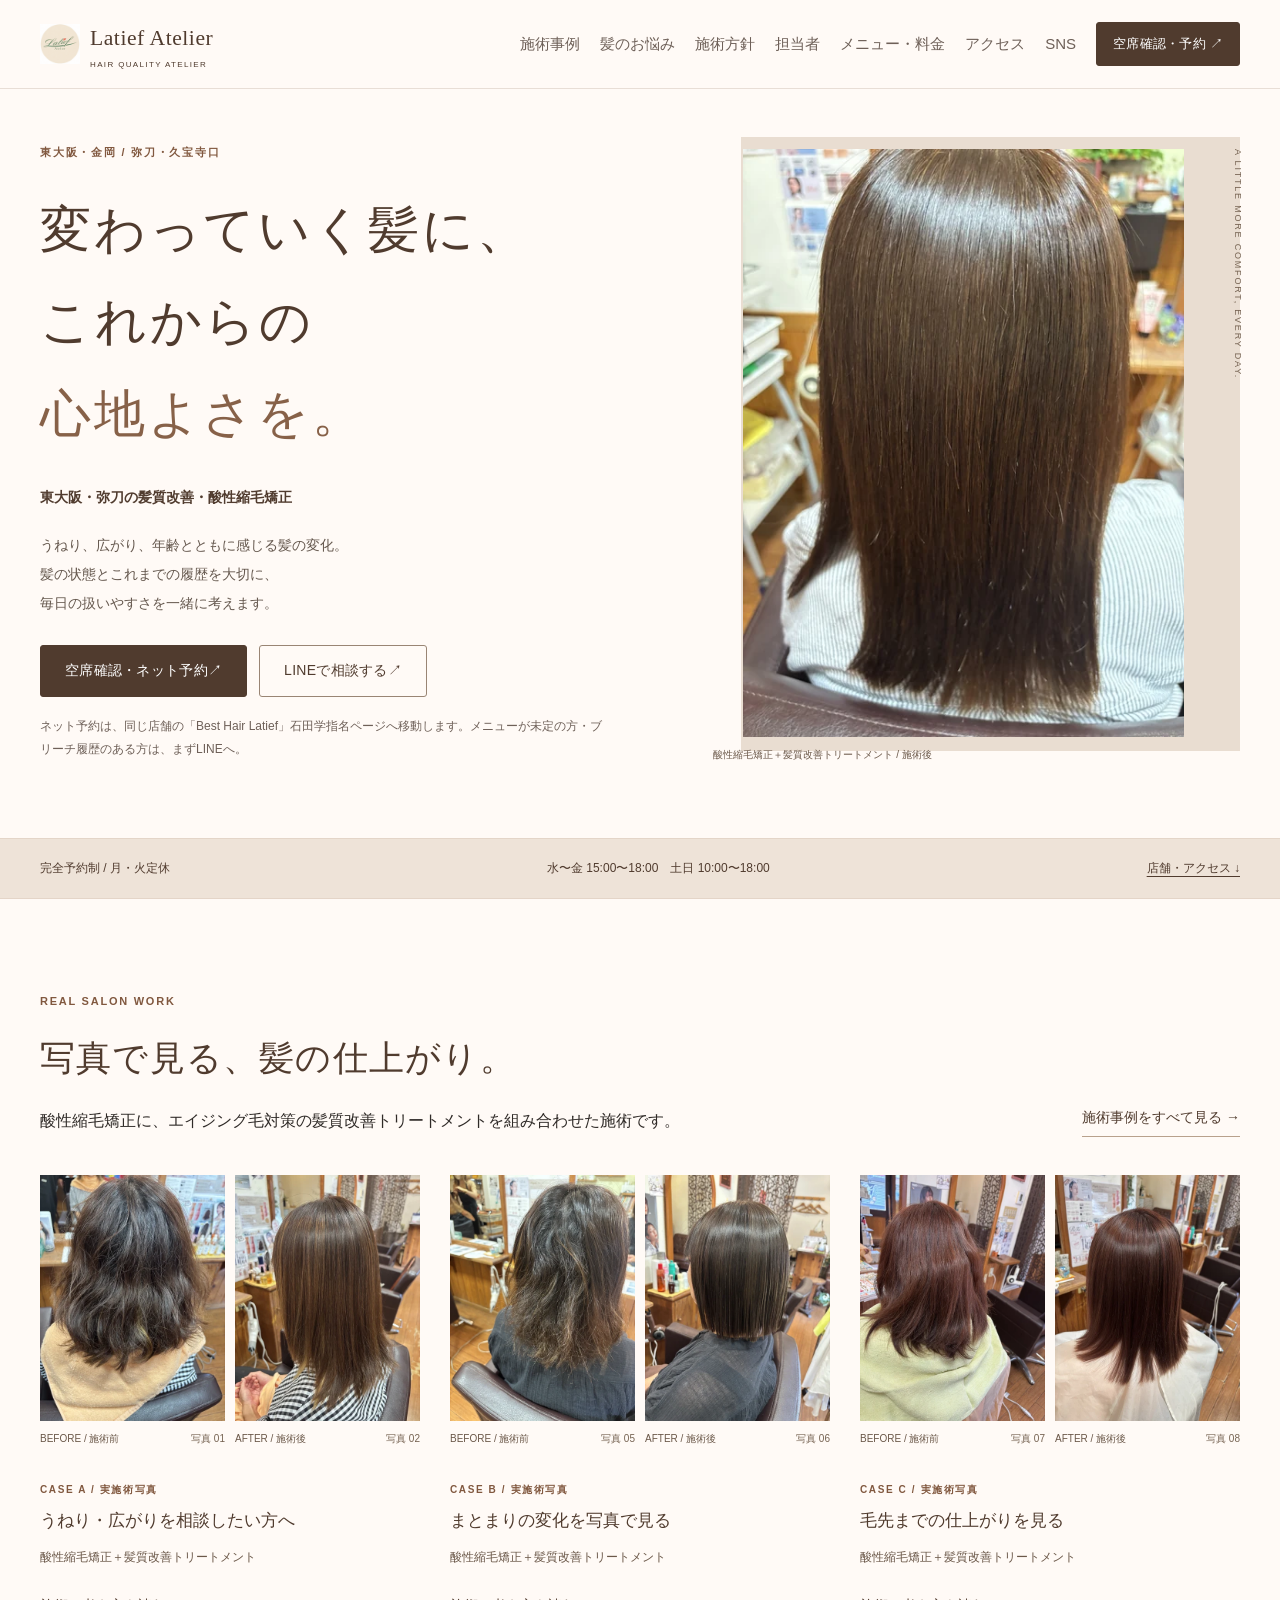
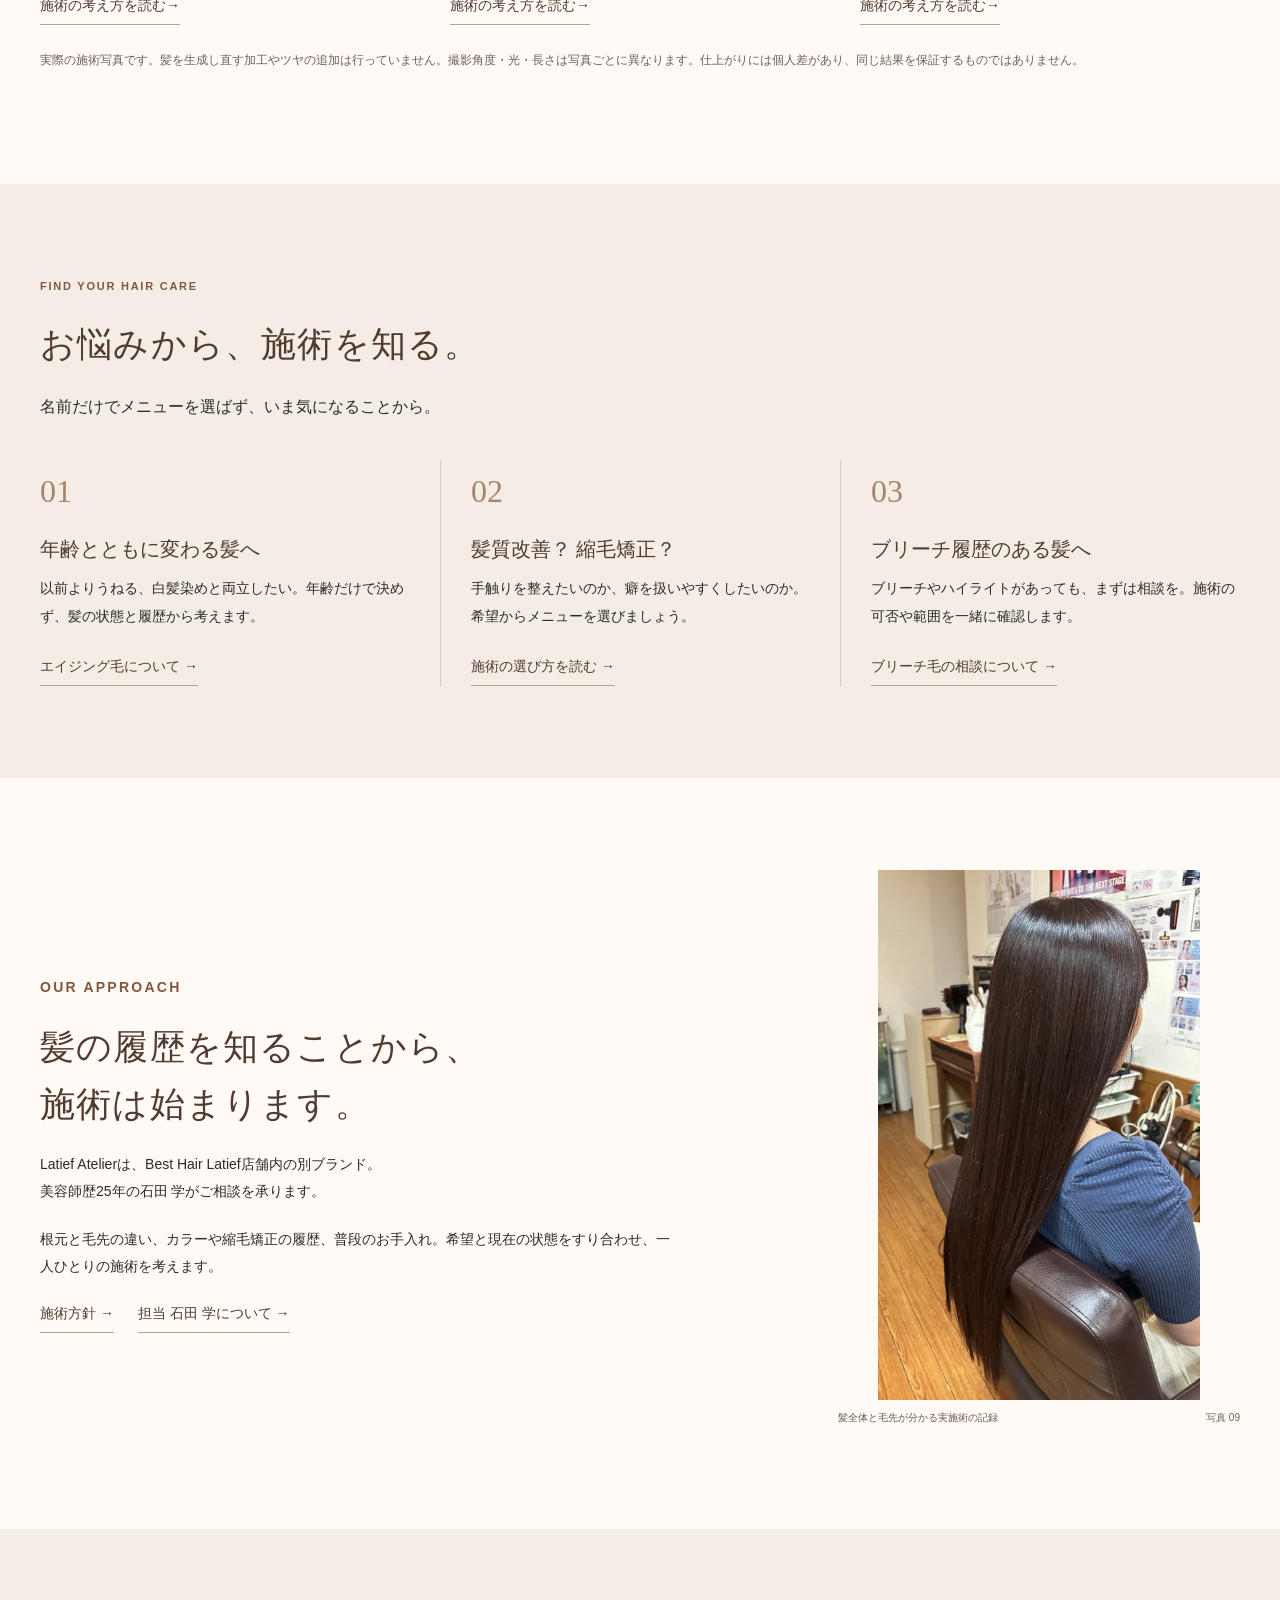
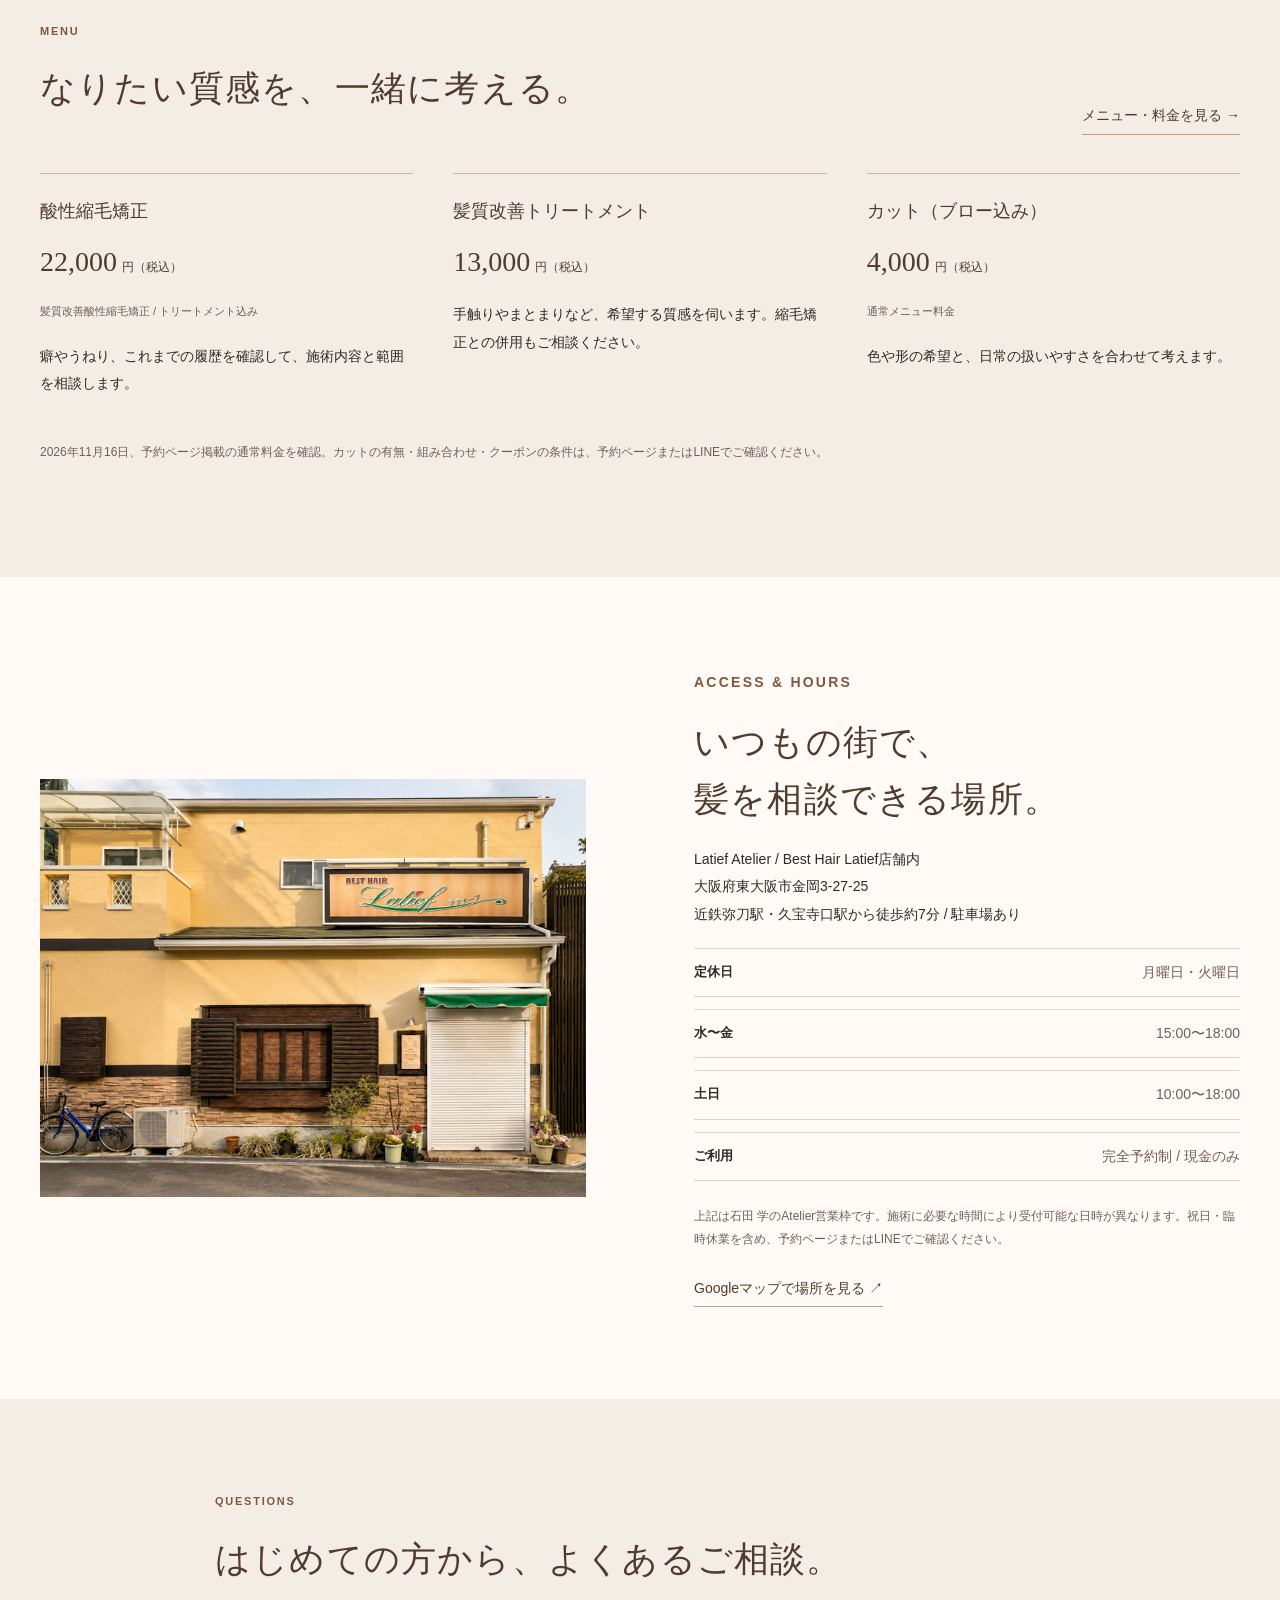
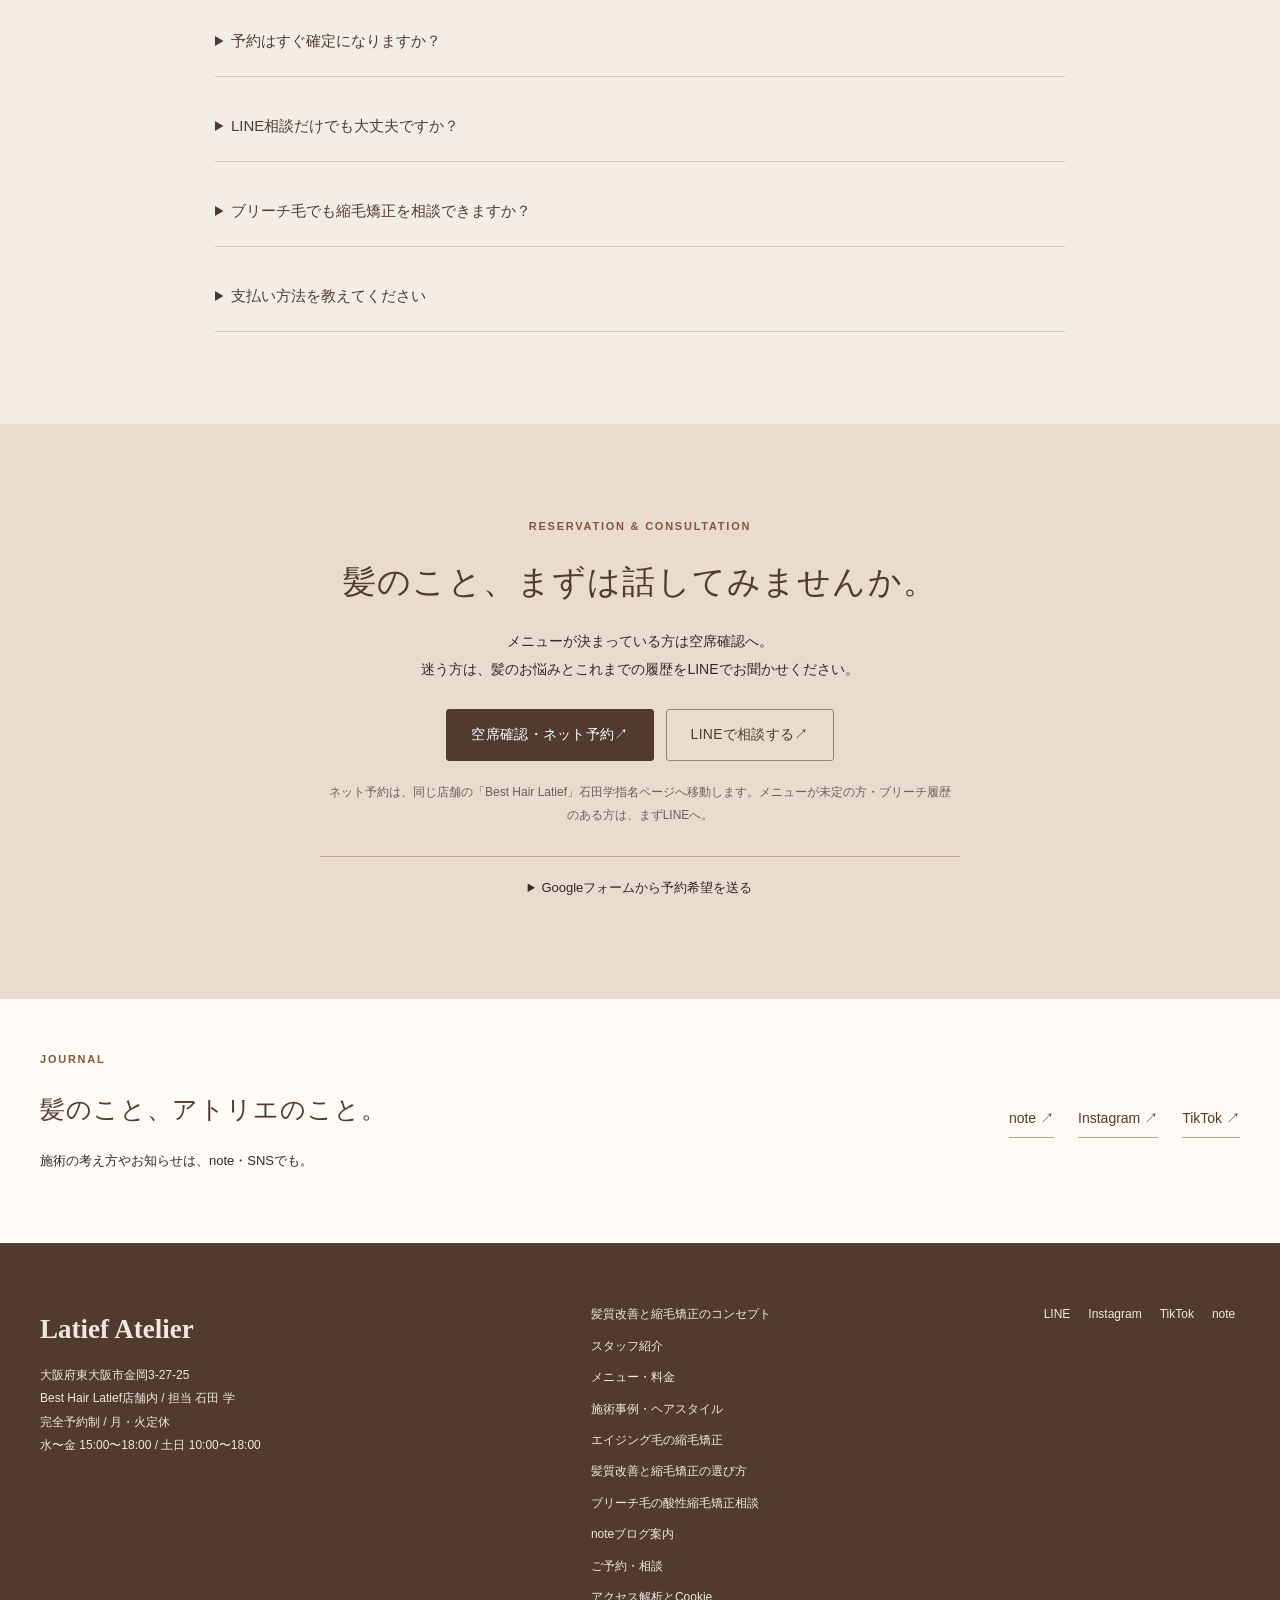
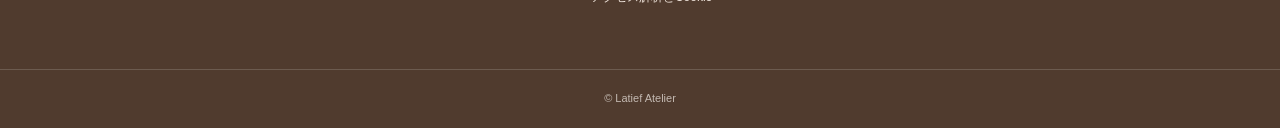
<file: index.html>
<!DOCTYPE html>
<html lang="ja">
<head>
  <meta charset="UTF-8">
  <meta name="viewport" content="width=device-width, initial-scale=1.0">
  <title>東大阪・弥刀の髪質改善・縮毛矯正｜Latief Atelier</title>
  <meta name="description" content="東大阪市金岡のLatief Atelier。弥刀・久宝寺口周辺で、エイジング毛のうねり、髪質改善、酸性縮毛矯正、ブリーチ履歴のある髪をご相談いただけます。月火定休、水〜金15〜18時・土日10〜18時。駐車場あり。">
  <meta name="robots" content="index, follow">
  <link rel="canonical" href="https://latiefatelier.com/">
  <meta property="og:title" content="東大阪・弥刀の髪質改善・縮毛矯正｜Latief Atelier">
  <meta property="og:description" content="東大阪市金岡のLatief Atelier。弥刀・久宝寺口周辺で、エイジング毛のうねり、髪質改善、酸性縮毛矯正、ブリーチ履歴のある髪をご相談いただけます。月火定休、水〜金15〜18時・土日10〜18時。駐車場あり。">
  <meta property="og:type" content="website">
  <meta property="og:url" content="https://latiefatelier.com/">
  <meta property="og:locale" content="ja_JP">
  <meta property="og:site_name" content="Latief Atelier">
  <meta property="og:image" content="https://latiefatelier.com/assets/images/shop-front.jpg">
  <meta name="twitter:card" content="summary_large_image">
  <meta name="twitter:title" content="東大阪・弥刀の髪質改善・縮毛矯正｜Latief Atelier">
  <meta name="twitter:description" content="東大阪市金岡のLatief Atelier。弥刀・久宝寺口周辺で、エイジング毛のうねり、髪質改善、酸性縮毛矯正、ブリーチ履歴のある髪をご相談いただけます。月火定休、水〜金15〜18時・土日10〜18時。駐車場あり。">
  <meta name="twitter:image" content="https://latiefatelier.com/assets/images/shop-front.jpg">
  <link rel="stylesheet" href="stylesheet.css">
<link rel="stylesheet" href="renewal.css">
  <script type="application/ld+json">
{
  "@context": "https://schema.org",
  "@graph": [
    {
      "@type": "HairSalon",
      "@id": "https://latiefatelier.com/#salon",
      "name": "Latief Atelier",
      "url": "https://latiefatelier.com/",
      "image": [
        "https://latiefatelier.com/assets/images/shop-front.jpg",
        "https://latiefatelier.com/assets/images/cases/04-960.webp"
      ],
      "description": "大阪府東大阪市金岡の完全予約制美容室。髪質改善、縮毛矯正、カラー、ヘアカットを中心に、髪の状態や履歴を確認しながら施術を設計します。",
      "address": {
        "@type": "PostalAddress",
        "postalCode": "577-0823",
        "addressRegion": "大阪府",
        "addressLocality": "東大阪市",
        "streetAddress": "金岡3-27-25",
        "addressCountry": "JP"
      },
      "areaServed": [
        "東大阪市",
        "金岡",
        "弥刀",
        "久宝寺口"
      ],
      "openingHoursSpecification": [
        {
          "@type": "OpeningHoursSpecification",
          "dayOfWeek": [
            "Wednesday",
            "Thursday",
            "Friday"
          ],
          "opens": "15:00",
          "closes": "18:00"
        },
        {
          "@type": "OpeningHoursSpecification",
          "dayOfWeek": [
            "Saturday",
            "Sunday"
          ],
          "opens": "10:00",
          "closes": "18:00"
        }
      ],
      "paymentAccepted": "Cash",
      "sameAs": [
        "https://lin.ee/6GPeVmwn",
        "https://www.instagram.com/latief_atelier?igsh=MW42ZXM1Z3Rob2Y1cg%3D%3D&utm_source=qr",
        "https://www.tiktok.com/@latiefatelier8?_r=1&_t=ZS-96b59ofkvR6",
        "https://note.com/brave_phlox2184",
        "https://beauty.hotpepper.jp/slnH000819673/"
      ],
      "hasOfferCatalog": {
        "@type": "OfferCatalog",
        "name": "Latief Atelier メニュー",
        "itemListElement": [
          {
            "@type": "Offer",
            "itemOffered": {
              "@type": "Service",
              "name": "髪質改善トリートメント"
            }
          },
          {
            "@type": "Offer",
            "itemOffered": {
              "@type": "Service",
              "name": "髪質改善縮毛矯正"
            }
          },
          {
            "@type": "Offer",
            "itemOffered": {
              "@type": "Service",
              "name": "ヘアカット"
            }
          },
          {
            "@type": "Offer",
            "itemOffered": {
              "@type": "Service",
              "name": "カラー"
            }
          }
        ]
      }
    },
    {
      "@type": "WebSite",
      "@id": "https://latiefatelier.com/#website",
      "name": "Latief Atelier",
      "url": "https://latiefatelier.com/",
      "inLanguage": "ja"
    },
    {
      "@type": "Organization",
      "@id": "https://latiefatelier.com/#organization",
      "name": "Latief Atelier",
      "url": "https://latiefatelier.com/",
      "logo": "https://latiefatelier.com/assets/images/logo-icon.png",
      "sameAs": [
        "https://lin.ee/6GPeVmwn",
        "https://www.instagram.com/latief_atelier?igsh=MW42ZXM1Z3Rob2Y1cg%3D%3D&utm_source=qr",
        "https://www.tiktok.com/@latiefatelier8?_r=1&_t=ZS-96b59ofkvR6",
        "https://note.com/brave_phlox2184"
      ]
    },
    {
      "@type": "FAQPage",
      "mainEntity": [
        {
          "@type": "Question",
          "name": "予約はすぐ確定になりますか？",
          "acceptedAnswer": {
            "@type": "Answer",
            "text": "ホットペッパーのネット予約は、予約完了画面と予約内容をご確認ください。LINE・Googleフォームからのご希望は、日時を調整したうえで当店から本予約確定の連絡をお返しします。"
          }
        },
        {
          "@type": "Question",
          "name": "LINE相談だけでも大丈夫ですか？",
          "acceptedAnswer": {
            "@type": "Answer",
            "text": "髪質改善や縮毛矯正、ダメージ毛、癖やエイジングによる髪の変化など、LINEで気軽に相談できます。"
          }
        },
        {
          "@type": "Question",
          "name": "支払い方法を教えてください",
          "acceptedAnswer": {
            "@type": "Answer",
            "text": "現在は現金のみのお支払いです。変更がある場合はホームページまたはLINEで案内します。"
          }
        }
      ]
    },
    {
      "@type": "WebPage",
      "@id": "https://latiefatelier.com/#webpage",
      "url": "https://latiefatelier.com/",
      "name": "東大阪・弥刀の髪質改善・縮毛矯正｜Latief Atelier",
      "description": "東大阪市金岡のLatief Atelier。弥刀・久宝寺口周辺で、エイジング毛のうねり、髪質改善、酸性縮毛矯正、ブリーチ履歴のある髪をご相談いただけます。月火定休、水〜金15〜18時・土日10〜18時。駐車場あり。",
      "inLanguage": "ja",
      "isPartOf": {
        "@id": "https://latiefatelier.com/#website"
      },
      "about": {
        "@id": "https://latiefatelier.com/#salon"
      }
    }
  ]
}
</script>
<link rel="preload" as="image" href="assets/images/cases/04-960.webp" imagesrcset="assets/images/cases/04-480.webp 480w, assets/images/cases/04-960.webp 960w" imagesizes="(max-width: 680px) 90vw, 440px">
</head>
<body>
<a class="skip-link" href="#main">本文へ移動</a>
<header class="site-header">
<div class="container header-inner">
<a class="site-logo" href="index.html" aria-label="Latief Atelier トップページへ">
<img src="assets/images/logo-web.png" width="40" height="40" alt="">
<span>Latief Atelier<small>HAIR QUALITY ATELIER</small>
</span>
</a>
<button class="nav-toggle" type="button" aria-controls="global-nav" aria-expanded="false">
<span class="nav-toggle-line">
</span>
<span class="sr-only">メニューを開閉</span>
</button>
<nav id="global-nav" class="global-nav" aria-label="グローバルナビゲーション">
<a href="hairstyle.html">施術事例</a>
<a href="aging-hair.html">髪のお悩み</a>
<a href="concept.html">施術方針</a>
<a href="staff.html">担当者</a>
<a href="pricing.html">メニュー・料金</a>
<a href="index.html#access">アクセス</a>
<a href="index.html#journal">SNS</a>
<a class="button button-small" href="https://beauty.hotpepper.jp/CSP/bt/reserve/?storeId=H000819673&amp;stylistId=T001129687" target="_blank" rel="noopener noreferrer">空席確認・予約 ↗</a>
</nav>
</div>
</header>
<main id="main">
<section class="atelier-hero">
<div class="container hero-layout">
<div class="hero-intro">
<p class="eyebrow">東大阪・金岡 / 弥刀・久宝寺口</p>
<h1>変わっていく髪に、<br>これからの<br>
<em>心地よさを。</em>
<span class="hero-subtitle">東大阪・弥刀の髪質改善・酸性縮毛矯正</span>
</h1>
<p>うねり、広がり、年齢とともに感じる髪の変化。<br>髪の状態とこれまでの履歴を大切に、<br>毎日の扱いやすさを一緒に考えます。</p>
<div class="reservation-actions">
<a class="button" href="https://beauty.hotpepper.jp/CSP/bt/reserve/?storeId=H000819673&amp;stylistId=T001129687" target="_blank" rel="noopener noreferrer">空席確認・ネット予約<span aria-hidden="true"> ↗</span>
</a>
<a class="button button-secondary line-button" href="https://lin.ee/6GPeVmwn" target="_blank" rel="noopener noreferrer">LINEで相談する<span aria-hidden="true"> ↗</span>
</a>
</div>
<p class="booking-note">ネット予約は、同じ店舗の「Best Hair Latief」石田学指名ページへ移動します。メニューが未定の方・ブリーチ履歴のある方は、まずLINEへ。</p>
</div>
<div class="hero-visual">
<figure class="case-photo">
<img src="assets/images/cases/04-960.webp" srcset="assets/images/cases/04-480.webp 480w, assets/images/cases/04-960.webp 960w" sizes="(max-width: 680px) 90vw, 440px" width="1152" height="1536" alt="写真04：酸性縮毛矯正と髪質改善トリートメント併用後の髪" fetchpriority="high" decoding="async">
<figcaption>酸性縮毛矯正＋髪質改善トリートメント / 施術後<span>写真 04</span>
</figcaption>
</figure>
<p class="vertical-note" aria-hidden="true">A LITTLE MORE COMFORT, EVERY DAY.</p>
</div>
</div>
</section>
<div class="hours-strip">
<div class="container">
<span>完全予約制 / 月・火定休</span>
<span>水〜金 15:00〜18:00　土日 10:00〜18:00</span>
<a href="#access">店舗・アクセス <span aria-hidden="true">↓</span>
</a>
</div>
</div>
<section class="section" id="cases">
<div class="container">
<div class="section-heading-row">
<div>
<p class="eyebrow">REAL SALON WORK</p>
<h2>写真で見る、髪の仕上がり。</h2>
<p>酸性縮毛矯正に、エイジング毛対策の<br class="mobile-only">髪質改善トリートメントを組み合わせた施術です。</p>
</div>
<a class="text-link" href="hairstyle.html">施術事例をすべて見る →</a>
</div>
<div class="home-cases">
<article class="case-entry" id="case-a">
<div class="comparison" data-pair="A">
<figure class="case-photo">
<img src="assets/images/cases/01-960.webp" srcset="assets/images/cases/01-480.webp 480w, assets/images/cases/01-960.webp 960w" sizes="(max-width: 680px) 46vw, 360px" width="1152" height="1536" alt="写真01：酸性縮毛矯正前の髪の後ろ姿" loading="lazy" decoding="async">
<figcaption>BEFORE / 施術前<span>写真 01</span>
</figcaption>
</figure>
<figure class="case-photo">
<img src="assets/images/cases/02-960.webp" srcset="assets/images/cases/02-480.webp 480w, assets/images/cases/02-960.webp 960w" sizes="(max-width: 680px) 46vw, 360px" width="1152" height="1536" alt="写真02：酸性縮毛矯正と髪質改善トリートメント併用後の髪" loading="lazy" decoding="async">
<figcaption>AFTER / 施術後<span>写真 02</span>
</figcaption>
</figure>
</div>
<div class="case-copy">
<p class="eyebrow">CASE A / 実施術写真</p>
<h3>うねり・広がりを相談したい方へ</h3>
<p class="treatment-label">酸性縮毛矯正＋髪質改善トリートメント</p>
<a class="text-link" href="aging-hair.html">施術の考え方を読む <span aria-hidden="true">→</span>
</a>
</div>
</article>
<article class="case-entry" id="case-b">
<div class="comparison" data-pair="B">
<figure class="case-photo">
<img src="assets/images/cases/05-960.webp" srcset="assets/images/cases/05-480.webp 480w, assets/images/cases/05-960.webp 960w" sizes="(max-width: 680px) 46vw, 360px" width="1152" height="1536" alt="写真05：酸性縮毛矯正前の髪の後ろ姿" loading="lazy" decoding="async">
<figcaption>BEFORE / 施術前<span>写真 05</span>
</figcaption>
</figure>
<figure class="case-photo">
<img src="assets/images/cases/06-960.webp" srcset="assets/images/cases/06-480.webp 480w, assets/images/cases/06-960.webp 960w" sizes="(max-width: 680px) 46vw, 360px" width="1152" height="1536" alt="写真06：酸性縮毛矯正と髪質改善トリートメント併用後の髪" loading="lazy" decoding="async">
<figcaption>AFTER / 施術後<span>写真 06</span>
</figcaption>
</figure>
</div>
<div class="case-copy">
<p class="eyebrow">CASE B / 実施術写真</p>
<h3>まとまりの変化を写真で見る</h3>
<p class="treatment-label">酸性縮毛矯正＋髪質改善トリートメント</p>
<a class="text-link" href="aging-hair.html">施術の考え方を読む <span aria-hidden="true">→</span>
</a>
</div>
</article>
<article class="case-entry" id="case-c">
<div class="comparison" data-pair="C">
<figure class="case-photo">
<img src="assets/images/cases/07-960.webp" srcset="assets/images/cases/07-480.webp 480w, assets/images/cases/07-960.webp 960w" sizes="(max-width: 680px) 46vw, 360px" width="1152" height="1536" alt="写真07：酸性縮毛矯正前の髪の後ろ姿" loading="lazy" decoding="async">
<figcaption>BEFORE / 施術前<span>写真 07</span>
</figcaption>
</figure>
<figure class="case-photo">
<img src="assets/images/cases/08-960.webp" srcset="assets/images/cases/08-480.webp 480w, assets/images/cases/08-960.webp 960w" sizes="(max-width: 680px) 46vw, 360px" width="1152" height="1536" alt="写真08：酸性縮毛矯正と髪質改善トリートメント併用後の髪" loading="lazy" decoding="async">
<figcaption>AFTER / 施術後<span>写真 08</span>
</figcaption>
</figure>
</div>
<div class="case-copy">
<p class="eyebrow">CASE C / 実施術写真</p>
<h3>毛先までの仕上がりを見る</h3>
<p class="treatment-label">酸性縮毛矯正＋髪質改善トリートメント</p>
<a class="text-link" href="aging-hair.html">施術の考え方を読む <span aria-hidden="true">→</span>
</a>
</div>
</article>
</div>
<p class="photo-note">実際の施術写真です。髪を生成し直す加工やツヤの追加は行っていません。撮影角度・光・長さは写真ごとに異なります。仕上がりには個人差があり、同じ結果を保証するものではありません。</p>
</div>
</section>
<section class="section section-soft">
<div class="container">
<div class="section-heading">
<p class="eyebrow">FIND YOUR HAIR CARE</p>
<h2>お悩みから、施術を知る。</h2>
<p>名前だけでメニューを選ばず、いま気になることから。</p>
</div>
<div class="guide-links">
<article>
<p class="guide-number">01</p>
<h3>年齢とともに変わる髪へ</h3>
<p>以前よりうねる、白髪染めと両立したい。年齢だけで決めず、髪の状態と履歴から考えます。</p>
<a class="text-link" href="aging-hair.html">エイジング毛について →</a>
</article>
<article>
<p class="guide-number">02</p>
<h3>髪質改善？ 縮毛矯正？</h3>
<p>手触りを整えたいのか、癖を扱いやすくしたいのか。希望からメニューを選びましょう。</p>
<a class="text-link" href="hair-treatment.html">施術の選び方を読む →</a>
</article>
<article>
<p class="guide-number">03</p>
<h3>ブリーチ履歴のある髪へ</h3>
<p>ブリーチやハイライトがあっても、まずは相談を。施術の可否や範囲を一緒に確認します。</p>
<a class="text-link" href="bleached-hair.html">ブリーチ毛の相談について →</a>
</article>
</div>
</div>
</section>
<section class="section">
<div class="container philosophy">
<div>
<p class="eyebrow">OUR APPROACH</p>
<h2>髪の履歴を知ることから、<br>施術は始まります。</h2>
<p>Latief Atelierは、Best Hair Latief店舗内の別ブランド。<br>美容師歴25年の石田 学がご相談を承ります。</p>
<p>根元と毛先の違い、カラーや縮毛矯正の履歴、普段のお手入れ。希望と現在の状態をすり合わせ、一人ひとりの施術を考えます。</p>
<div class="inline-links">
<a class="text-link" href="concept.html">施術方針 →</a>
<a class="text-link" href="staff.html">担当 石田 学について →</a>
</div>
</div>
<figure class="philosophy-photo">
<figure class="case-photo">
<img src="assets/images/cases/09-960.webp" srcset="assets/images/cases/09-480.webp 480w, assets/images/cases/09-960.webp 960w" sizes="(max-width: 680px) 85vw, 360px" width="860" height="1416" alt="写真09：酸性縮毛矯正と髪質改善トリートメント併用後の髪" loading="lazy" decoding="async">
<figcaption>髪全体と毛先が分かる実施術の記録<span>写真 09</span>
</figcaption>
</figure>
</figure>
</div>
</section>
<section class="section section-soft">
<div class="container">
<div class="section-heading-row">
<div>
<p class="eyebrow">MENU</p>
<h2>なりたい質感を、一緒に考える。</h2>
</div>
<a class="text-link" href="pricing.html">メニュー・料金を見る →</a>
</div>
<div class="menu-overview">
<div>
<h3>酸性縮毛矯正</h3>
<p class="menu-price">22,000<span>円（税込）</span>
</p>
<p class="photo-note">髪質改善酸性縮毛矯正 / トリートメント込み</p>
<p>癖やうねり、これまでの履歴を確認して、施術内容と範囲を相談します。</p>
</div>
<div>
<h3>髪質改善トリートメント</h3>
<p class="menu-price">13,000<span>円（税込）</span>
</p>
<p>手触りやまとまりなど、希望する質感を伺います。縮毛矯正との併用もご相談ください。</p>
</div>
<div>
<h3>カット（ブロー込み）</h3>
<p class="menu-price">4,000<span>円（税込）</span>
</p>
<p class="photo-note">通常メニュー料金</p>
<p>色や形の希望と、日常の扱いやすさを合わせて考えます。</p>
</div>
</div>
<p class="photo-note">2026年11月16日、予約ページ掲載の通常料金を確認。カットの有無・組み合わせ・クーポンの条件は、予約ページまたはLINEでご確認ください。</p>
</div>
</section>
<section class="section" id="access">
<div class="container access-layout">
<div class="access-photo">
<img src="assets/images/shop-front.jpg" width="1200" height="825" alt="Best Hair Latiefの店舗外観と入口" loading="lazy" decoding="async">
</div>
<div>
<p class="eyebrow">ACCESS & HOURS</p>
<h2>いつもの街で、<br>髪を相談できる場所。</h2>
<p>Latief Atelier / Best Hair Latief店舗内<br>大阪府東大阪市金岡3-27-25<br>近鉄弥刀駅・久宝寺口駅から徒歩約7分 / 駐車場あり</p>
<dl class="info-list">
<div>
<dt>定休日</dt>
<dd>月曜日・火曜日</dd>
</div>
<div>
<dt>水〜金</dt>
<dd>15:00〜18:00</dd>
</div>
<div>
<dt>土日</dt>
<dd>10:00〜18:00</dd>
</div>
<div>
<dt>ご利用</dt>
<dd>完全予約制 / 現金のみ</dd>
</div>
</dl>
<p class="photo-note">上記は石田 学のAtelier営業枠です。施術に必要な時間により受付可能な日時が異なります。祝日・臨時休業を含め、予約ページまたはLINEでご確認ください。</p>
<a class="text-link" href="https://maps.app.goo.gl/Fzugw7gSboFW49Jr8?g_st=ic" target="_blank" rel="noopener noreferrer">Googleマップで場所を見る ↗</a>
</div>
</div>
</section>
<section class="section section-soft">
<div class="container faq-width">
<p class="eyebrow">QUESTIONS</p>
<h2>はじめての方から、よくあるご相談。</h2>
<div class="faq-list">
<details>
<summary>予約はすぐ確定になりますか？</summary>
<p>ホットペッパーでは予約完了画面と予約内容をご確認ください。LINE・Googleフォームは日時を調整し、当店から本予約確定の連絡をお返しします。</p>
</details>
<details>
<summary>LINE相談だけでも大丈夫ですか？</summary>
<p>はい。メニューが決まっていなくても大丈夫です。髪のお悩みや施術履歴を分かる範囲でお聞かせください。</p>
</details>
<details>
<summary>ブリーチ毛でも縮毛矯正を相談できますか？</summary>
<p>ご相談いただけます。写真だけで施術可能とは断定せず、実際の髪の状態を確認して、施術の可否・範囲や見送る選択肢も含めて考えます。まずはLINEへご連絡ください。</p>
</details>
<details>
<summary>支払い方法を教えてください</summary>
<p>現在は現金のみのお支払いです。変更がある場合はホームページまたはLINEで案内します。</p>
</details>
</div>
</div>
</section>
<section id="reservation" class="section section-accent">
<div class="container booking-panel">
<p class="eyebrow">RESERVATION & CONSULTATION</p>
<h2>髪のこと、まずは話してみませんか。</h2>
<p>メニューが決まっている方は空席確認へ。<br>迷う方は、髪のお悩みとこれまでの履歴をLINEでお聞かせください。</p>
<div class="reservation-actions">
<a class="button" href="https://beauty.hotpepper.jp/CSP/bt/reserve/?storeId=H000819673&amp;stylistId=T001129687" target="_blank" rel="noopener noreferrer">空席確認・ネット予約<span aria-hidden="true"> ↗</span>
</a>
<a class="button button-secondary line-button" href="https://lin.ee/6GPeVmwn" target="_blank" rel="noopener noreferrer">LINEで相談する<span aria-hidden="true"> ↗</span>
</a>
</div>
<p class="booking-note">ネット予約は、同じ店舗の「Best Hair Latief」石田学指名ページへ移動します。メニューが未定の方・ブリーチ履歴のある方は、まずLINEへ。</p>
<details class="form-option">
<summary>Googleフォームから予約希望を送る</summary>
<p>LINE・Googleフォームは希望日時を伺い、調整後に当店から本予約確定の連絡をお返しします。ホットペッパーでは予約完了画面と内容をご確認ください。</p>
<a class="text-link" href="https://docs.google.com/forms/d/e/1FAIpQLSenfjEN9BArRA2PpPxyo5vL9c3WmB7zXqXQNt8PEVHBXvngTw/viewform?usp=header" target="_blank" rel="noopener noreferrer">予約希望フォームを開く ↗</a>
</details>
</div>
</section>
<section class="section compact-section" id="journal">
<div class="container sns-panel">
<div>
<p class="eyebrow">JOURNAL</p>
<h2>髪のこと、アトリエのこと。</h2>
<p>施術の考え方やお知らせは、note・SNSでも。</p>
</div>
<div class="inline-links">
<a class="text-link" href="https://note.com/brave_phlox2184" target="_blank" rel="noopener noreferrer">note ↗</a>
<a class="text-link" href="https://www.instagram.com/latief_atelier/" target="_blank" rel="noopener noreferrer">Instagram ↗</a>
<a class="text-link" href="https://www.tiktok.com/@latiefatelier8" target="_blank" rel="noopener noreferrer">TikTok ↗</a>
</div>
</div>
</section>
</main>
<footer class="site-footer">
    <div class="container footer-grid">
      <div>
        <p class="footer-logo">Latief Atelier</p>
        <p>大阪府東大阪市金岡3-27-25<br>Best Hair Latief店舗内 / 担当 石田 学<br>完全予約制 / 月・火定休<br>水〜金 15:00〜18:00 / 土日 10:00〜18:00</p>
      </div>
      <nav class="footer-nav" aria-label="フッターナビゲーション">
        <a href="concept.html">髪質改善と縮毛矯正のコンセプト</a>
        <a href="staff.html">スタッフ紹介</a>
        <a href="pricing.html">メニュー・料金</a>
        <a href="hairstyle.html">施術事例・ヘアスタイル</a>
        <a href="aging-hair.html">エイジング毛の縮毛矯正</a>
        <a href="hair-treatment.html">髪質改善と縮毛矯正の選び方</a>
        <a href="bleached-hair.html">ブリーチ毛の酸性縮毛矯正相談</a>
        <a href="blog.html">noteブログ案内</a>
        <a href="index.html#reservation">ご予約・相談</a>
      <a href="privacy.html">アクセス解析とCookie</a>
</nav>
      <div class="footer-sns">
        <a href="https://lin.ee/6GPeVmwn" target="_blank" rel="noopener noreferrer">LINE</a>
        <a href="https://www.instagram.com/latief_atelier?igsh=MW42ZXM1Z3Rob2Y1cg%3D%3D&utm_source=qr" target="_blank" rel="noopener noreferrer">Instagram</a>
        <a href="https://www.tiktok.com/@latiefatelier8?_r=1&_t=ZS-96b59ofkvR6" target="_blank" rel="noopener noreferrer">TikTok</a>
        <a href="https://note.com/brave_phlox2184" target="_blank" rel="noopener noreferrer">note</a>
      </div>
    </div>
    <p class="copyright">&copy; Latief Atelier</p>
  </footer>
<nav class="mobile-reserve-bar" aria-label="スマートフォン用予約導線">
<a href="https://beauty.hotpepper.jp/CSP/bt/reserve/?storeId=H000819673&amp;stylistId=T001129687" target="_blank" rel="noopener noreferrer">空席確認・予約 ↗</a>
<a href="https://lin.ee/6GPeVmwn" target="_blank" rel="noopener noreferrer">LINE相談 ↗</a>
</nav>
<script src="script.js" defer>
</script>
<script src="analytics-config.js" defer></script>
<script src="analytics.js" defer></script>
</body>
</html>
</file>
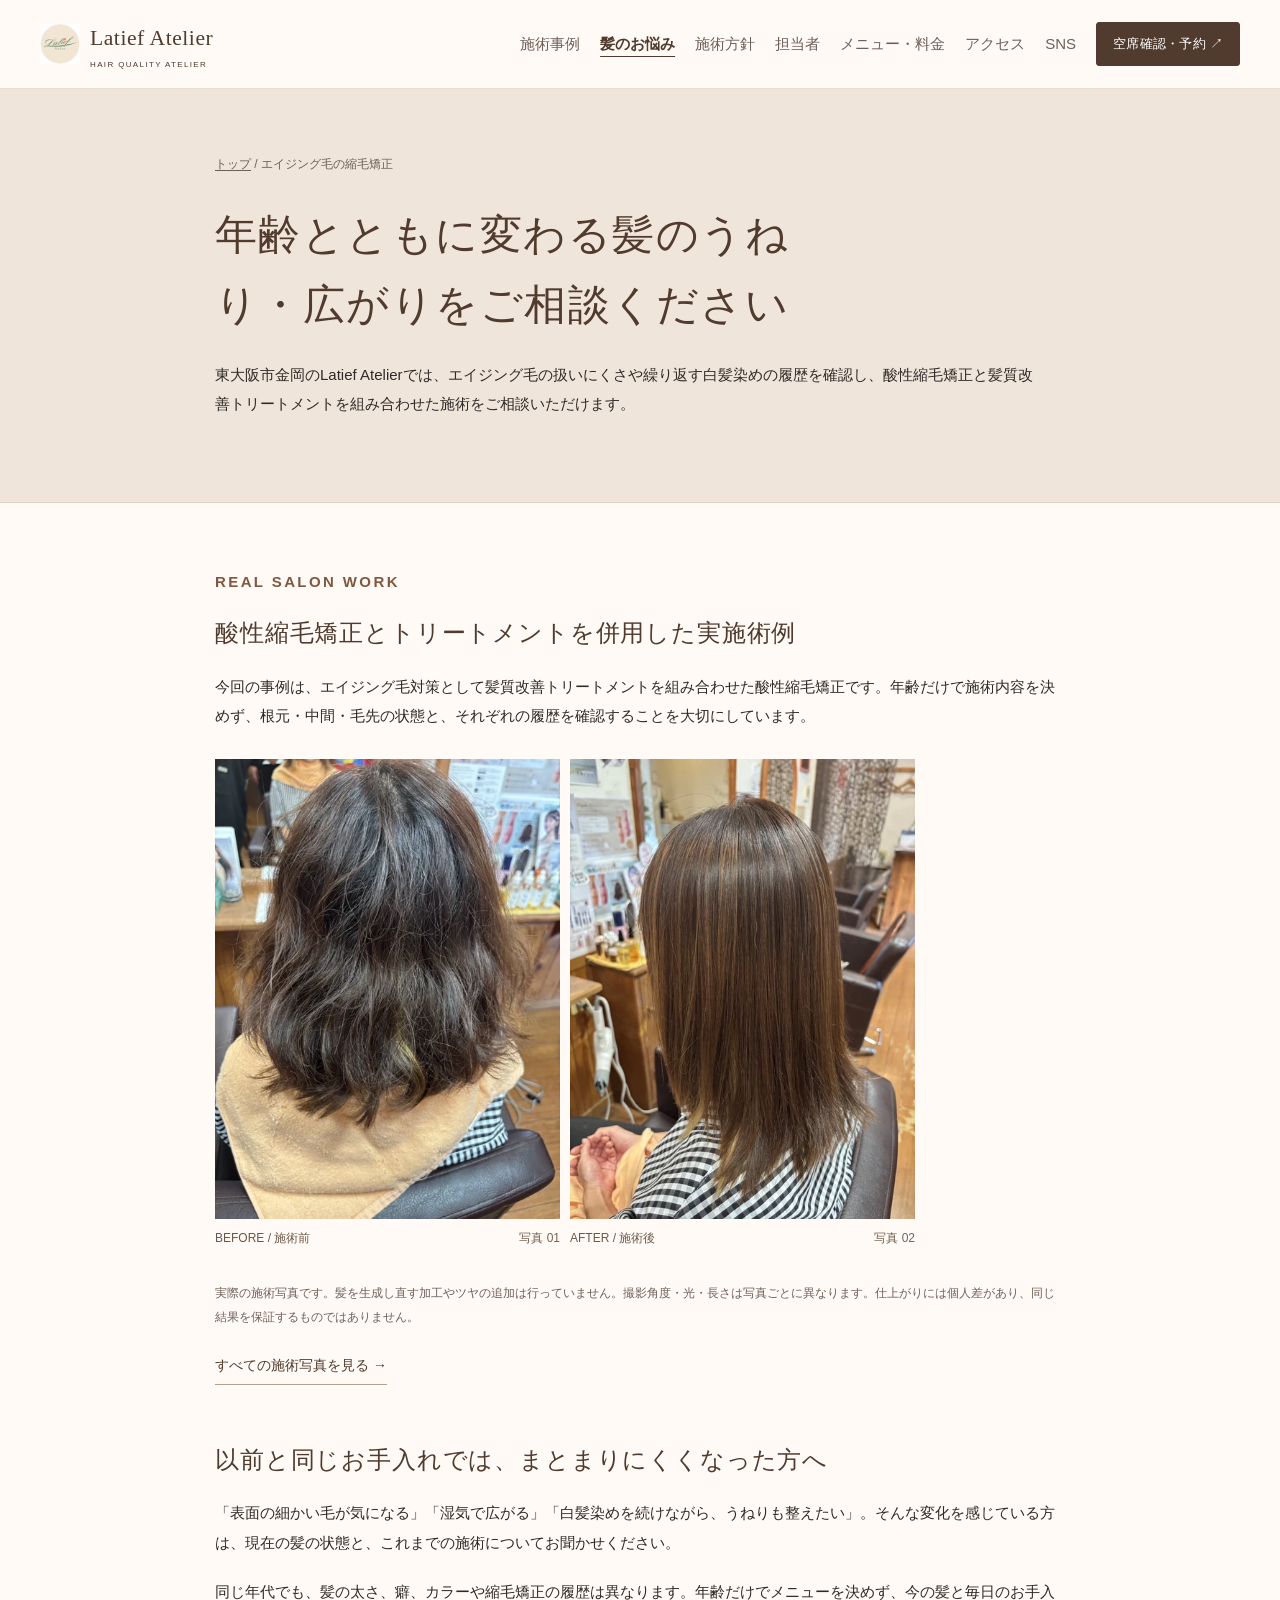
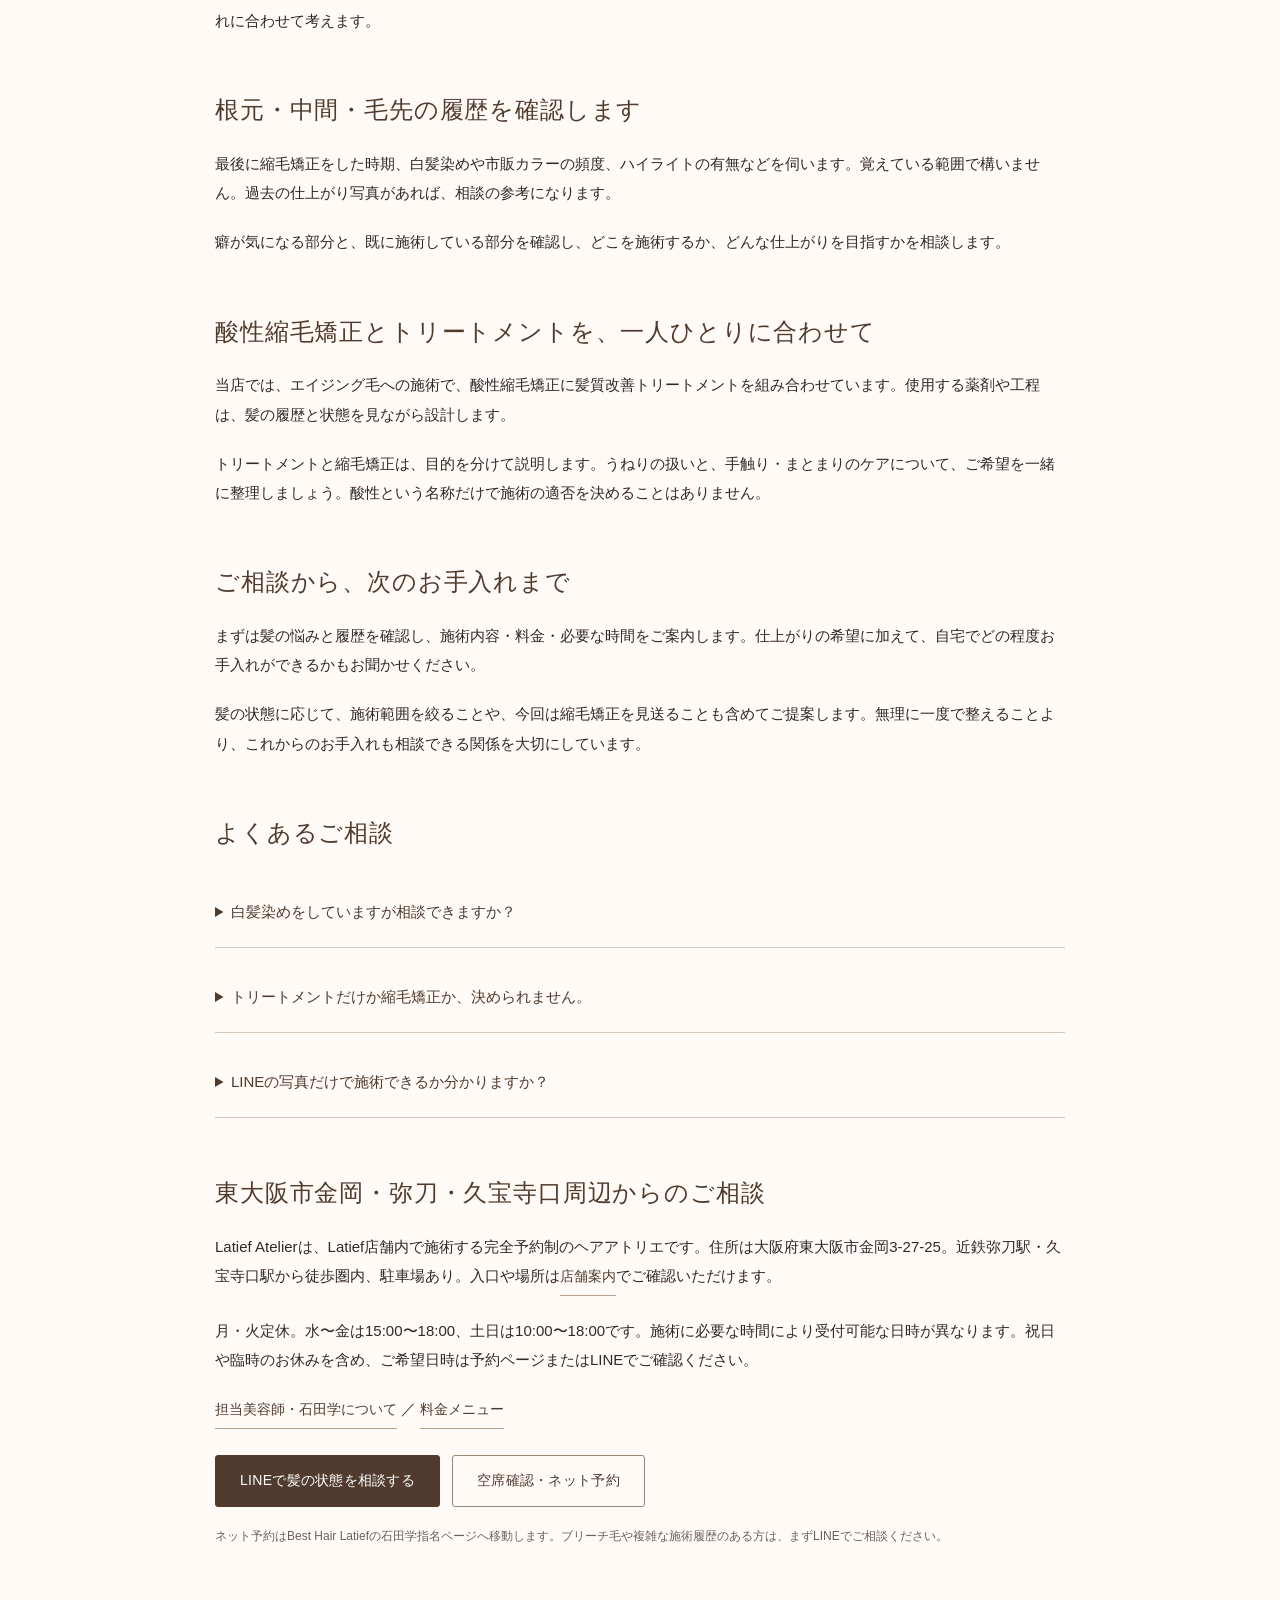
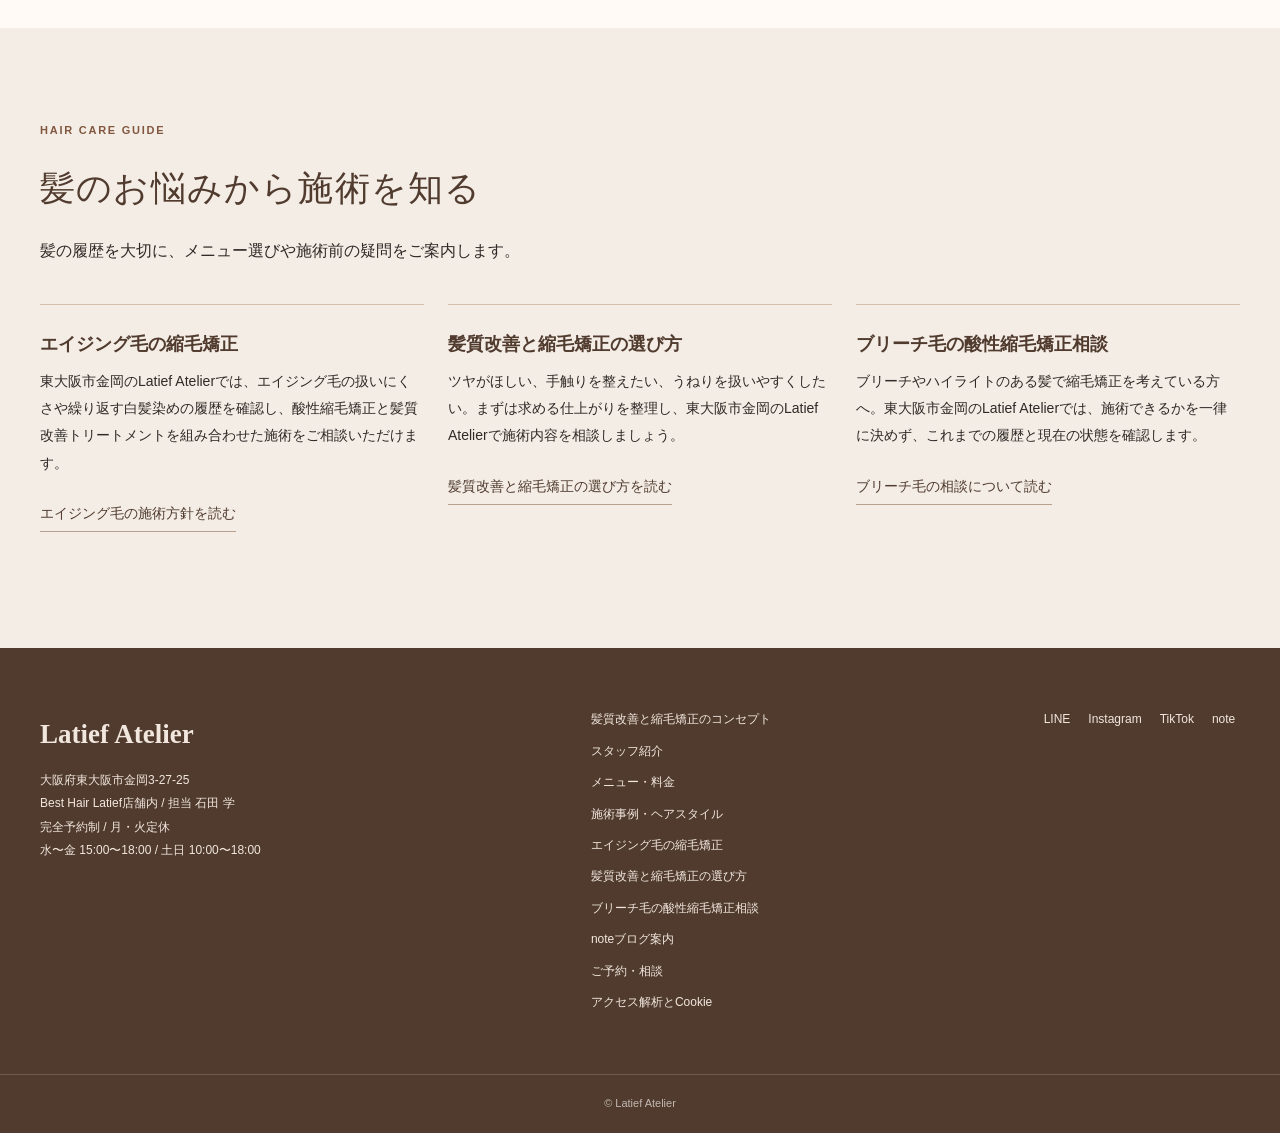
<file: aging-hair.html>
<!DOCTYPE html>
<html lang="ja">
<head>
  <meta charset="UTF-8">
  <meta name="viewport" content="width=device-width, initial-scale=1.0">
  <title>エイジング毛の縮毛矯正・髪質改善｜東大阪・弥刀 Latief Atelier</title>
  <meta name="description" content="東大阪・弥刀・久宝寺口でエイジング毛の縮毛矯正と髪質改善を相談するならLatief Atelierへ。年齢によるうねり・広がり、白髪染めの履歴を確認して施術を考えます。">
  <meta name="robots" content="index, follow">
  <link rel="canonical" href="https://latiefatelier.com/aging-hair.html">
  <meta property="og:title" content="エイジング毛の縮毛矯正・髪質改善｜東大阪・弥刀 Latief Atelier">
  <meta property="og:description" content="東大阪・弥刀・久宝寺口でエイジング毛の縮毛矯正と髪質改善を相談するならLatief Atelierへ。年齢によるうねり・広がり、白髪染めの履歴を確認して施術を考えます。">
  <meta property="og:type" content="website">
  <meta property="og:url" content="https://latiefatelier.com/aging-hair.html">
  <meta property="og:locale" content="ja_JP">
  <meta property="og:site_name" content="Latief Atelier">
  <meta property="og:image" content="https://latiefatelier.com/assets/images/shop-front.jpg">
  <meta name="twitter:card" content="summary_large_image">
  <meta name="twitter:title" content="エイジング毛の縮毛矯正・髪質改善｜東大阪・弥刀 Latief Atelier">
  <meta name="twitter:description" content="東大阪・弥刀・久宝寺口でエイジング毛の縮毛矯正と髪質改善を相談するならLatief Atelierへ。年齢によるうねり・広がり、白髪染めの履歴を確認して施術を考えます。">
  <meta name="twitter:image" content="https://latiefatelier.com/assets/images/shop-front.jpg">
  <link rel="stylesheet" href="stylesheet.css">
<link rel="stylesheet" href="renewal.css">
  <script type="application/ld+json">
{
  "@context": "https://schema.org",
  "@graph": [
    {
      "@type": "BreadcrumbList",
      "itemListElement": [
        {
          "@type": "ListItem",
          "position": 1,
          "name": "トップ",
          "item": "https://latiefatelier.com/"
        },
        {
          "@type": "ListItem",
          "position": 2,
          "name": "エイジング毛の縮毛矯正",
          "item": "https://latiefatelier.com/aging-hair.html"
        }
      ]
    },
    {
      "@type": "WebPage",
      "@id": "https://latiefatelier.com/aging-hair.html#webpage",
      "url": "https://latiefatelier.com/aging-hair.html",
      "name": "エイジング毛の縮毛矯正・髪質改善｜東大阪・弥刀 Latief Atelier",
      "description": "東大阪・弥刀・久宝寺口でエイジング毛の縮毛矯正と髪質改善を相談するならLatief Atelierへ。年齢によるうねり・広がり、白髪染めの履歴を確認して施術を考えます。",
      "inLanguage": "ja",
      "isPartOf": {
        "@id": "https://latiefatelier.com/#website"
      },
      "about": {
        "@id": "https://latiefatelier.com/#salon"
      }
    }
  ]
}
</script>
</head>
<body>
<a class="skip-link" href="#main">本文へ移動</a>
<header class="site-header">
<div class="container header-inner">
<a class="site-logo" href="index.html" aria-label="Latief Atelier トップページへ">
<img src="assets/images/logo-web.png" width="40" height="40" alt="">
<span>Latief Atelier<small>HAIR QUALITY ATELIER</small>
</span>
</a>
<button class="nav-toggle" type="button" aria-controls="global-nav" aria-expanded="false">
<span class="nav-toggle-line">
</span>
<span class="sr-only">メニューを開閉</span>
</button>
<nav id="global-nav" class="global-nav" aria-label="グローバルナビゲーション">
<a href="hairstyle.html">施術事例</a>
<a href="aging-hair.html" aria-current="page">髪のお悩み</a>
<a href="concept.html">施術方針</a>
<a href="staff.html">担当者</a>
<a href="pricing.html">メニュー・料金</a>
<a href="index.html#access">アクセス</a>
<a href="index.html#journal">SNS</a>
<a class="button button-small" href="https://beauty.hotpepper.jp/CSP/bt/reserve/?storeId=H000819673&amp;stylistId=T001129687" target="_blank" rel="noopener noreferrer">空席確認・予約 ↗</a>
</nav>
</div>
</header>
<main id="main">
<section class="page-hero">
<div class="container">
<nav class="guide-breadcrumb" aria-label="パンくず">
<a href="index.html">トップ</a>
<span aria-hidden="true"> / </span>
<span>エイジング毛の縮毛矯正</span>
</nav>
<h1>年齢とともに変わる髪のうねり・広がりをご相談ください</h1>
<p>東大阪市金岡のLatief Atelierでは、エイジング毛の扱いにくさや繰り返す白髪染めの履歴を確認し、酸性縮毛矯正と髪質改善トリートメントを組み合わせた施術をご相談いただけます。</p>
</div>
</section>
<article class="container guide-body">
<section class="guide-section">
<p class="eyebrow">REAL SALON WORK</p>
<h2>酸性縮毛矯正とトリートメントを併用した実施術例</h2>
<p>今回の事例は、エイジング毛対策として髪質改善トリートメントを組み合わせた酸性縮毛矯正です。年齢だけで施術内容を決めず、根元・中間・毛先の状態と、それぞれの履歴を確認することを大切にしています。</p>
<div class="comparison" data-pair="A">
<figure class="case-photo">
<img src="assets/images/cases/01-960.webp" srcset="assets/images/cases/01-480.webp 480w, assets/images/cases/01-960.webp 960w" sizes="(max-width: 680px) 46vw, 360px" width="1152" height="1536" alt="写真01：酸性縮毛矯正前の髪の後ろ姿" loading="lazy" decoding="async">
<figcaption>BEFORE / 施術前<span>写真 01</span>
</figcaption>
</figure>
<figure class="case-photo">
<img src="assets/images/cases/02-960.webp" srcset="assets/images/cases/02-480.webp 480w, assets/images/cases/02-960.webp 960w" sizes="(max-width: 680px) 46vw, 360px" width="1152" height="1536" alt="写真02：酸性縮毛矯正と髪質改善トリートメント併用後の髪" loading="lazy" decoding="async">
<figcaption>AFTER / 施術後<span>写真 02</span>
</figcaption>
</figure>
</div>
<p class="photo-note">実際の施術写真です。髪を生成し直す加工やツヤの追加は行っていません。撮影角度・光・長さは写真ごとに異なります。仕上がりには個人差があり、同じ結果を保証するものではありません。</p>
<a class="text-link" href="hairstyle.html">すべての施術写真を見る →</a>
</section>
<section class="guide-section">
<h2>以前と同じお手入れでは、まとまりにくくなった方へ</h2>
<p>「表面の細かい毛が気になる」「湿気で広がる」「白髪染めを続けながら、うねりも整えたい」。そんな変化を感じている方は、現在の髪の状態と、これまでの施術についてお聞かせください。</p>
<p>同じ年代でも、髪の太さ、癖、カラーや縮毛矯正の履歴は異なります。年齢だけでメニューを決めず、今の髪と毎日のお手入れに合わせて考えます。</p>
</section>
<section class="guide-section">
<h2>根元・中間・毛先の履歴を確認します</h2>
<p>最後に縮毛矯正をした時期、白髪染めや市販カラーの頻度、ハイライトの有無などを伺います。覚えている範囲で構いません。過去の仕上がり写真があれば、相談の参考になります。</p>
<p>癖が気になる部分と、既に施術している部分を確認し、どこを施術するか、どんな仕上がりを目指すかを相談します。</p>
</section>
<section class="guide-section">
<h2>酸性縮毛矯正とトリートメントを、一人ひとりに合わせて</h2>
<p>当店では、エイジング毛への施術で、酸性縮毛矯正に髪質改善トリートメントを組み合わせています。使用する薬剤や工程は、髪の履歴と状態を見ながら設計します。</p>
<p>トリートメントと縮毛矯正は、目的を分けて説明します。うねりの扱いと、手触り・まとまりのケアについて、ご希望を一緒に整理しましょう。酸性という名称だけで施術の適否を決めることはありません。</p>
</section>
<section class="guide-section">
<h2>ご相談から、次のお手入れまで</h2>
<p>まずは髪の悩みと履歴を確認し、施術内容・料金・必要な時間をご案内します。仕上がりの希望に加えて、自宅でどの程度お手入れができるかもお聞かせください。</p>
<p>髪の状態に応じて、施術範囲を絞ることや、今回は縮毛矯正を見送ることも含めてご提案します。無理に一度で整えることより、これからのお手入れも相談できる関係を大切にしています。</p>
</section>
<section class="guide-section">
<h2>よくあるご相談</h2>
<div class="faq-list">
<details>
<summary>白髪染めをしていますが相談できますか？</summary>
<p>はい。市販カラーを含め、いつ・どの部分を染めたかをお知らせください。実際の状態を確認して施術内容を相談します。</p>
</details>
<details>
<summary>トリートメントだけか縮毛矯正か、決められません。</summary>
<p>メニューが決まっていなくても大丈夫です。うねり、広がり、手触りなど、特に気になっている点をLINEでお知らせください。</p>
</details>
<details>
<summary>LINEの写真だけで施術できるか分かりますか？</summary>
<p>写真は事前相談の参考になりますが、施術の可否や最終的な内容は、ご来店時に実際の髪を確認して判断します。</p>
</details>
</div>
</section>
<section class="guide-section">
<h2>東大阪市金岡・弥刀・久宝寺口周辺からのご相談</h2>
<p>Latief Atelierは、Latief店舗内で施術する完全予約制のヘアアトリエです。住所は大阪府東大阪市金岡3-27-25。近鉄弥刀駅・久宝寺口駅から徒歩圏内、駐車場あり。入口や場所は<a class="text-link" href="index.html#access">店舗案内</a>でご確認いただけます。</p>
<p>月・火定休。水〜金は15:00〜18:00、土日は10:00〜18:00です。施術に必要な時間により受付可能な日時が異なります。祝日や臨時のお休みを含め、ご希望日時は予約ページまたはLINEでご確認ください。</p>
<p>
<a class="text-link" href="staff.html">担当美容師・石田学について</a> ／ <a class="text-link" href="pricing.html">料金メニュー</a>
</p>
<div class="reservation-actions">
<a class="button" href="https://lin.ee/6GPeVmwn" target="_blank" rel="noopener noreferrer">LINEで髪の状態を相談する</a>
<a class="button button-secondary" href="https://beauty.hotpepper.jp/CSP/bt/reserve/?storeId=H000819673&amp;stylistId=T001129687" target="_blank" rel="noopener noreferrer">空席確認・ネット予約</a>
</div>
<p class="guide-booking-note">ネット予約はBest Hair Latiefの石田学指名ページへ移動します。ブリーチ毛や複雑な施術履歴のある方は、まずLINEでご相談ください。</p>
</section>
</article>
<section class="section section-soft">
<div class="container">
<div class="section-heading">
<p class="eyebrow">Hair care guide</p>
<h2>髪のお悩みから施術を知る</h2>
<p>髪の履歴を大切に、メニュー選びや施術前の疑問をご案内します。</p>
</div>
<div class="card-grid three-columns">
<article class="feature-card">
<h3>エイジング毛の縮毛矯正</h3>
<p>東大阪市金岡のLatief Atelierでは、エイジング毛の扱いにくさや繰り返す白髪染めの履歴を確認し、酸性縮毛矯正と髪質改善トリートメントを組み合わせた施術をご相談いただけます。</p>
<a class="text-link" href="aging-hair.html">エイジング毛の施術方針を読む</a>
</article>
<article class="feature-card">
<h3>髪質改善と縮毛矯正の選び方</h3>
<p>ツヤがほしい、手触りを整えたい、うねりを扱いやすくしたい。まずは求める仕上がりを整理し、東大阪市金岡のLatief Atelierで施術内容を相談しましょう。</p>
<a class="text-link" href="hair-treatment.html">髪質改善と縮毛矯正の選び方を読む</a>
</article>
<article class="feature-card">
<h3>ブリーチ毛の酸性縮毛矯正相談</h3>
<p>ブリーチやハイライトのある髪で縮毛矯正を考えている方へ。東大阪市金岡のLatief Atelierでは、施術できるかを一律に決めず、これまでの履歴と現在の状態を確認します。</p>
<a class="text-link" href="bleached-hair.html">ブリーチ毛の相談について読む</a>
</article>
</div>
</div>
</section>
</main>
<footer class="site-footer">
    <div class="container footer-grid">
      <div>
        <p class="footer-logo">Latief Atelier</p>
        <p>大阪府東大阪市金岡3-27-25<br>Best Hair Latief店舗内 / 担当 石田 学<br>完全予約制 / 月・火定休<br>水〜金 15:00〜18:00 / 土日 10:00〜18:00</p>
      </div>
      <nav class="footer-nav" aria-label="フッターナビゲーション">
        <a href="concept.html">髪質改善と縮毛矯正のコンセプト</a>
        <a href="staff.html">スタッフ紹介</a>
        <a href="pricing.html">メニュー・料金</a>
        <a href="hairstyle.html">施術事例・ヘアスタイル</a>
        <a href="aging-hair.html">エイジング毛の縮毛矯正</a>
        <a href="hair-treatment.html">髪質改善と縮毛矯正の選び方</a>
        <a href="bleached-hair.html">ブリーチ毛の酸性縮毛矯正相談</a>
        <a href="blog.html">noteブログ案内</a>
        <a href="index.html#reservation">ご予約・相談</a>
      <a href="privacy.html">アクセス解析とCookie</a>
</nav>
      <div class="footer-sns">
        <a href="https://lin.ee/6GPeVmwn" target="_blank" rel="noopener noreferrer">LINE</a>
        <a href="https://www.instagram.com/latief_atelier?igsh=MW42ZXM1Z3Rob2Y1cg%3D%3D&utm_source=qr" target="_blank" rel="noopener noreferrer">Instagram</a>
        <a href="https://www.tiktok.com/@latiefatelier8?_r=1&_t=ZS-96b59ofkvR6" target="_blank" rel="noopener noreferrer">TikTok</a>
        <a href="https://note.com/brave_phlox2184" target="_blank" rel="noopener noreferrer">note</a>
      </div>
    </div>
    <p class="copyright">&copy; Latief Atelier</p>
  </footer>
<nav class="mobile-reserve-bar" aria-label="スマートフォン用予約導線">
<a href="https://beauty.hotpepper.jp/CSP/bt/reserve/?storeId=H000819673&amp;stylistId=T001129687" target="_blank" rel="noopener noreferrer">空席確認・予約 ↗</a>
<a href="https://lin.ee/6GPeVmwn" target="_blank" rel="noopener noreferrer">LINE相談 ↗</a>
</nav>
<script src="script.js" defer>
</script>
<script src="analytics-config.js" defer></script>
<script src="analytics.js" defer></script>
</body>
</html>
</file>
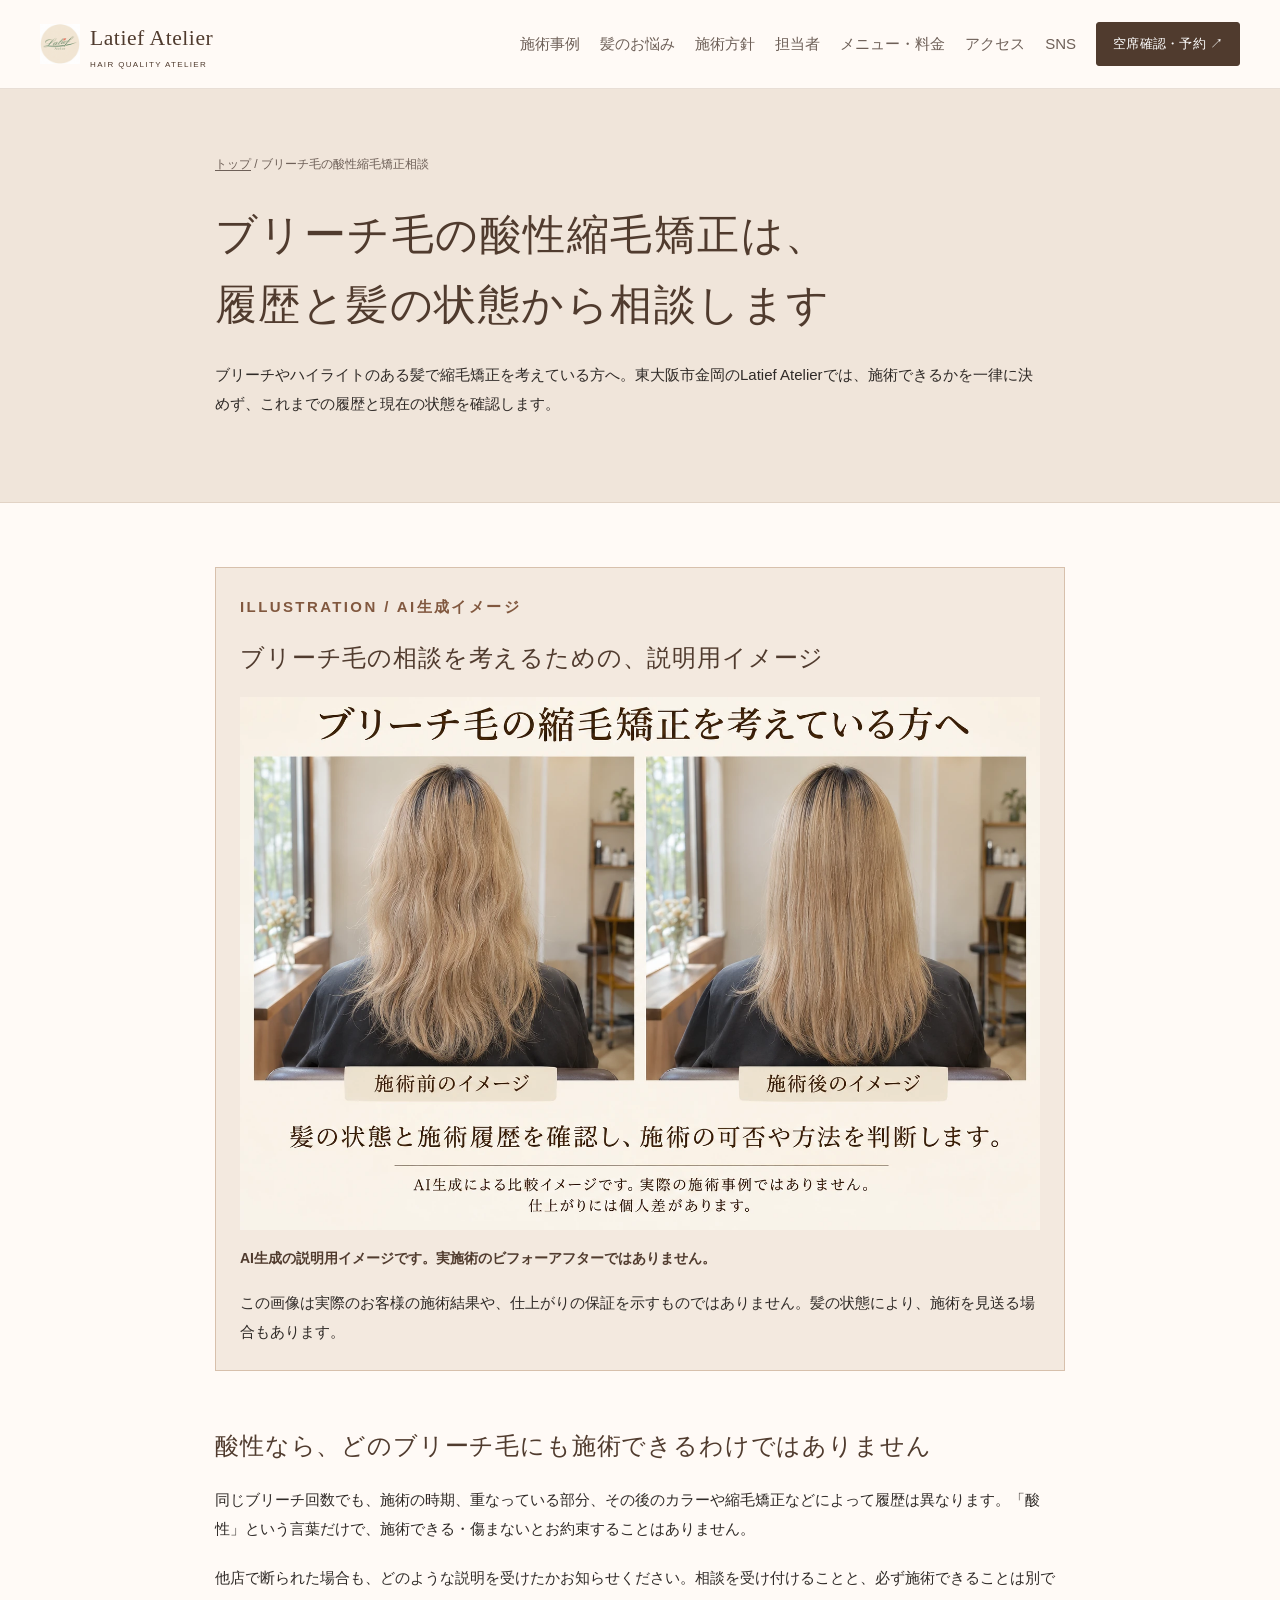
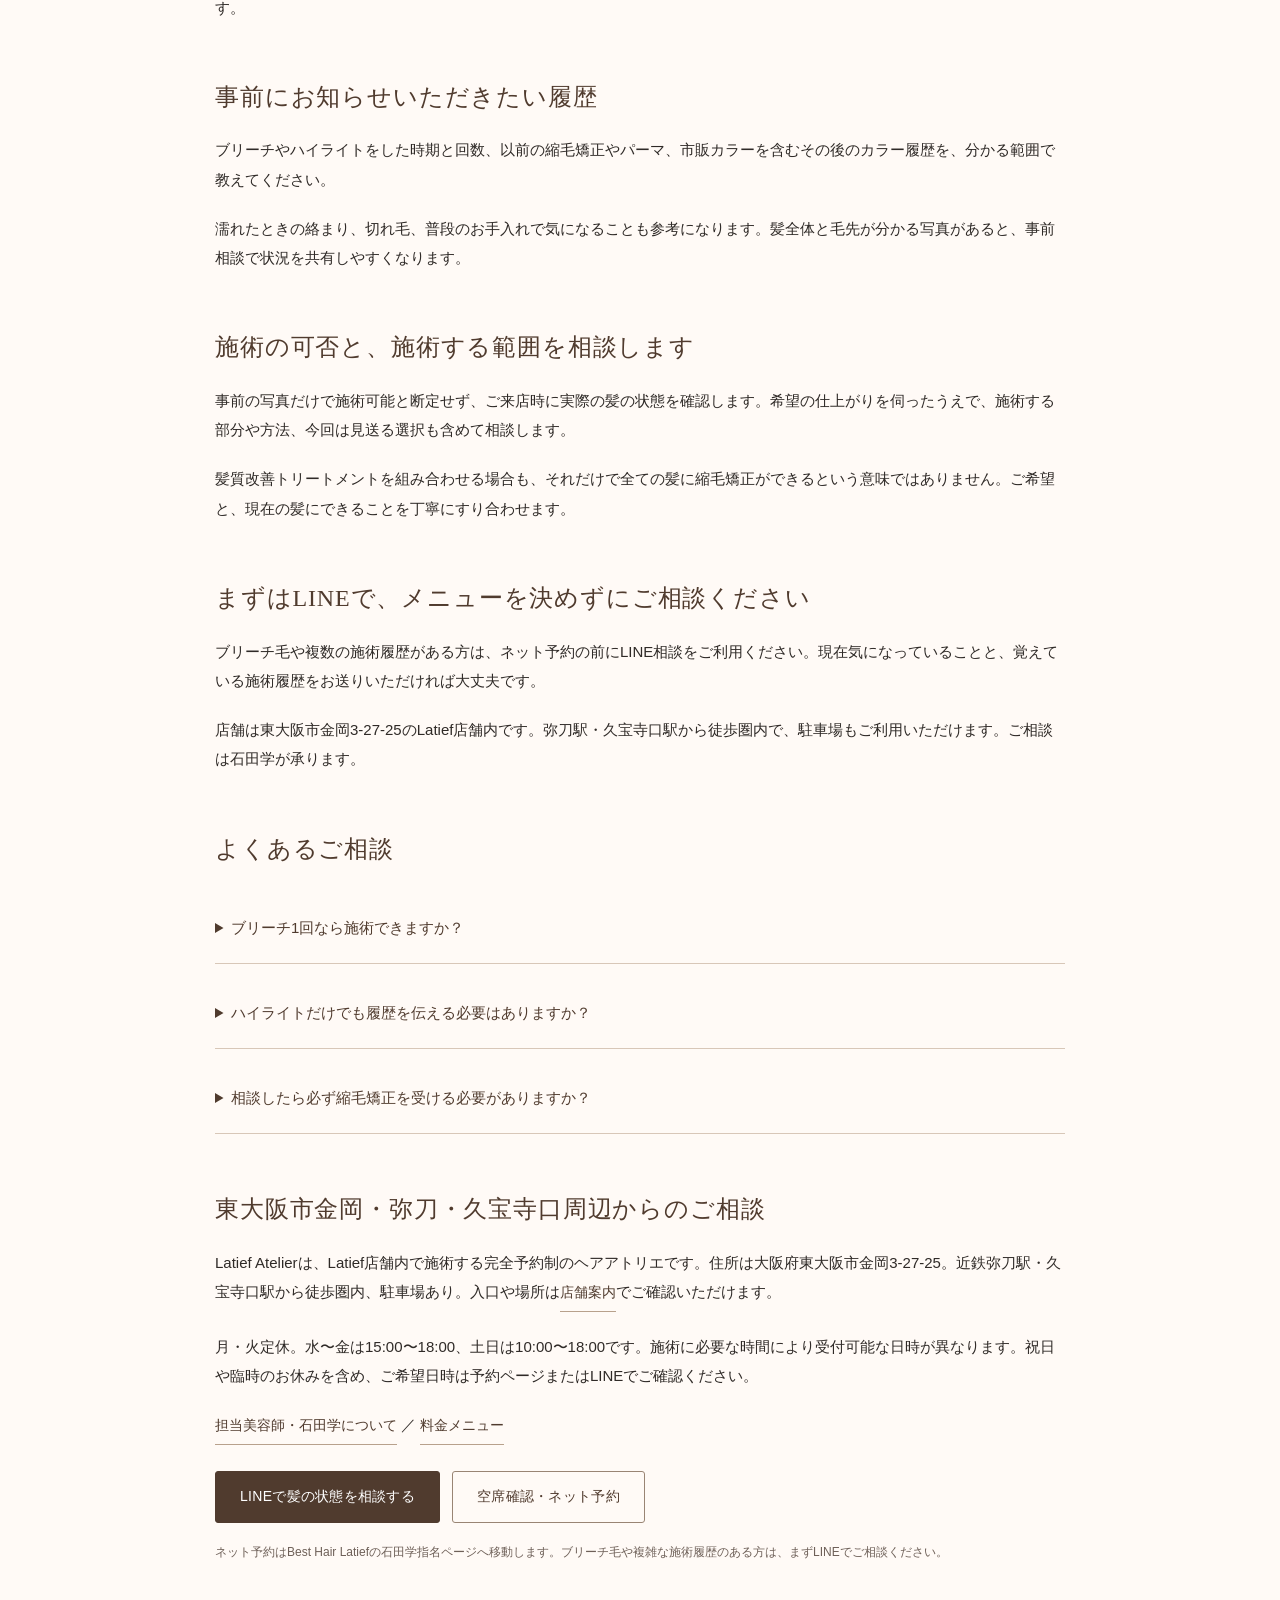
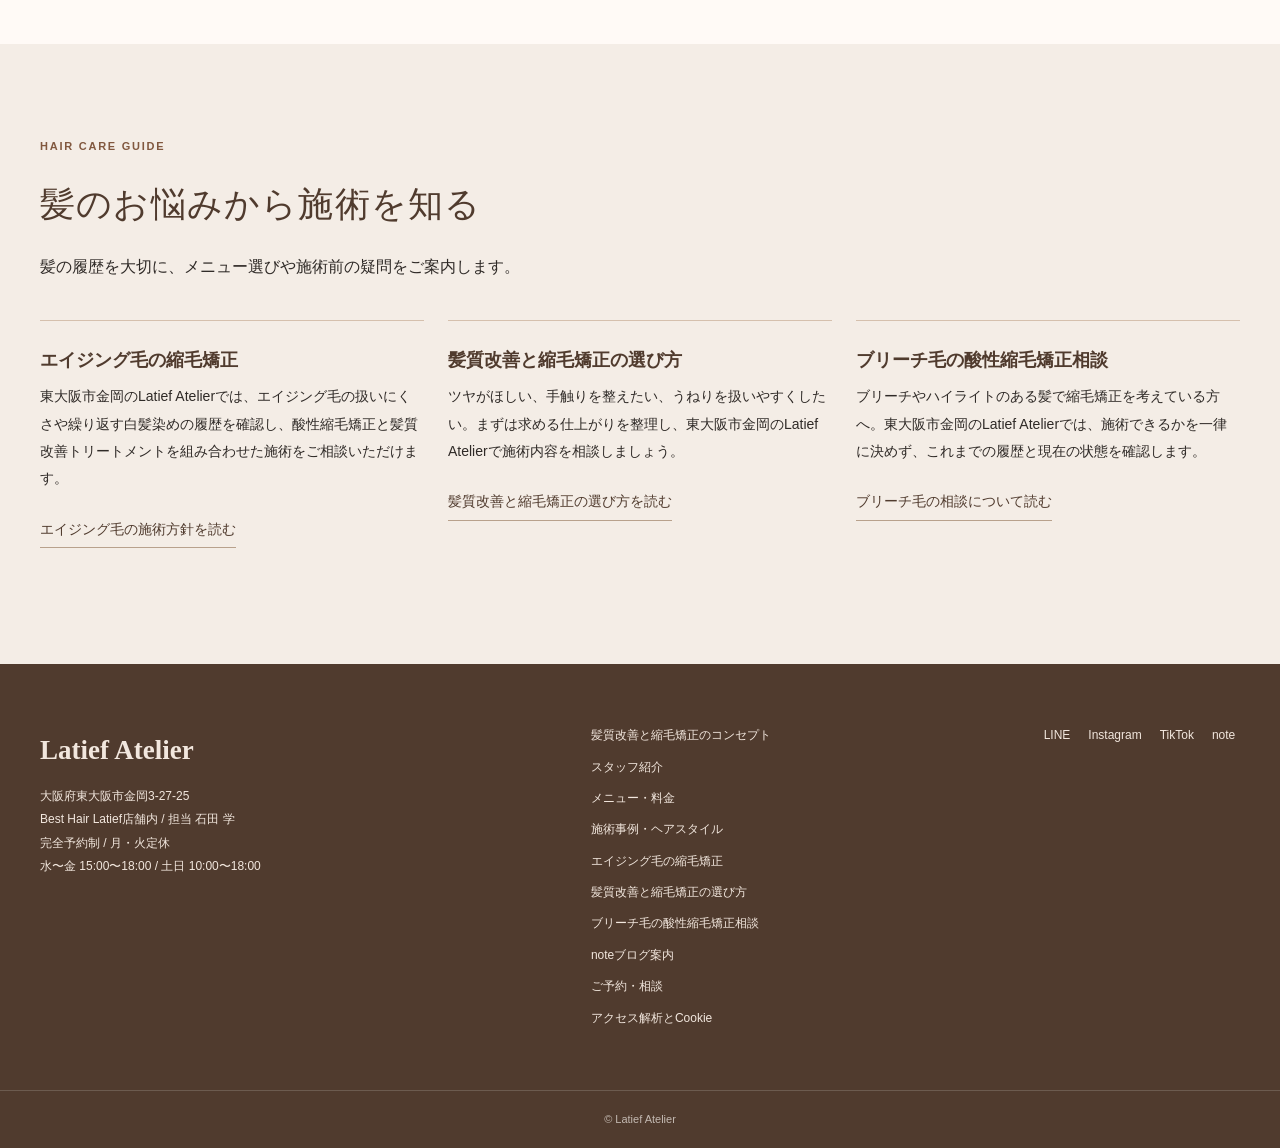
<file: bleached-hair.html>
<!DOCTYPE html>
<html lang="ja">
<head>
  <meta charset="UTF-8">
  <meta name="viewport" content="width=device-width, initial-scale=1.0">
  <title>ブリーチ毛の酸性縮毛矯正相談｜東大阪・弥刀 Latief Atelier</title>
  <meta name="description" content="東大阪・弥刀でブリーチ毛の酸性縮毛矯正を相談できるLatief Atelier。ブリーチ・ハイライト・縮毛矯正の履歴を確認し、施術の可否や範囲を相談します。まずはLINEへ。">
  <meta name="robots" content="index, follow">
  <link rel="canonical" href="https://latiefatelier.com/bleached-hair.html">
  <meta property="og:title" content="ブリーチ毛の酸性縮毛矯正相談｜東大阪・弥刀 Latief Atelier">
  <meta property="og:description" content="東大阪・弥刀でブリーチ毛の酸性縮毛矯正を相談できるLatief Atelier。ブリーチ・ハイライト・縮毛矯正の履歴を確認し、施術の可否や範囲を相談します。まずはLINEへ。">
  <meta property="og:type" content="website">
  <meta property="og:url" content="https://latiefatelier.com/bleached-hair.html">
  <meta property="og:locale" content="ja_JP">
  <meta property="og:site_name" content="Latief Atelier">
  <meta property="og:image" content="https://latiefatelier.com/assets/images/shop-front.jpg">
  <meta name="twitter:card" content="summary_large_image">
  <meta name="twitter:title" content="ブリーチ毛の酸性縮毛矯正相談｜東大阪・弥刀 Latief Atelier">
  <meta name="twitter:description" content="東大阪・弥刀でブリーチ毛の酸性縮毛矯正を相談できるLatief Atelier。ブリーチ・ハイライト・縮毛矯正の履歴を確認し、施術の可否や範囲を相談します。まずはLINEへ。">
  <meta name="twitter:image" content="https://latiefatelier.com/assets/images/shop-front.jpg">
  <link rel="stylesheet" href="stylesheet.css">
<link rel="stylesheet" href="renewal.css">
  <script type="application/ld+json">
{
  "@context": "https://schema.org",
  "@graph": [
    {
      "@type": "BreadcrumbList",
      "itemListElement": [
        {
          "@type": "ListItem",
          "position": 1,
          "name": "トップ",
          "item": "https://latiefatelier.com/"
        },
        {
          "@type": "ListItem",
          "position": 2,
          "name": "ブリーチ毛の酸性縮毛矯正相談",
          "item": "https://latiefatelier.com/bleached-hair.html"
        }
      ]
    },
    {
      "@type": "WebPage",
      "@id": "https://latiefatelier.com/bleached-hair.html#webpage",
      "url": "https://latiefatelier.com/bleached-hair.html",
      "name": "ブリーチ毛の酸性縮毛矯正相談｜東大阪・弥刀 Latief Atelier",
      "description": "東大阪・弥刀でブリーチ毛の酸性縮毛矯正を相談できるLatief Atelier。ブリーチ・ハイライト・縮毛矯正の履歴を確認し、施術の可否や範囲を相談します。まずはLINEへ。",
      "inLanguage": "ja",
      "isPartOf": {
        "@id": "https://latiefatelier.com/#website"
      },
      "about": {
        "@id": "https://latiefatelier.com/#salon"
      }
    }
  ]
}
</script>
</head>
<body>
<a class="skip-link" href="#main">本文へ移動</a>
<header class="site-header">
<div class="container header-inner">
<a class="site-logo" href="index.html" aria-label="Latief Atelier トップページへ">
<img src="assets/images/logo-web.png" width="40" height="40" alt="">
<span>Latief Atelier<small>HAIR QUALITY ATELIER</small>
</span>
</a>
<button class="nav-toggle" type="button" aria-controls="global-nav" aria-expanded="false">
<span class="nav-toggle-line">
</span>
<span class="sr-only">メニューを開閉</span>
</button>
<nav id="global-nav" class="global-nav" aria-label="グローバルナビゲーション">
<a href="hairstyle.html">施術事例</a>
<a href="aging-hair.html">髪のお悩み</a>
<a href="concept.html">施術方針</a>
<a href="staff.html">担当者</a>
<a href="pricing.html">メニュー・料金</a>
<a href="index.html#access">アクセス</a>
<a href="index.html#journal">SNS</a>
<a class="button button-small" href="https://beauty.hotpepper.jp/CSP/bt/reserve/?storeId=H000819673&amp;stylistId=T001129687" target="_blank" rel="noopener noreferrer">空席確認・予約 ↗</a>
</nav>
</div>
</header>
<main id="main">
<section class="page-hero">
<div class="container">
<nav class="guide-breadcrumb" aria-label="パンくず">
<a href="index.html">トップ</a>
<span aria-hidden="true"> / </span>
<span>ブリーチ毛の酸性縮毛矯正相談</span>
</nav>
<h1>ブリーチ毛の酸性縮毛矯正は、履歴と髪の状態から相談します</h1>
<p>ブリーチやハイライトのある髪で縮毛矯正を考えている方へ。東大阪市金岡のLatief Atelierでは、施術できるかを一律に決めず、これまでの履歴と現在の状態を確認します。</p>
</div>
</section>
<article class="container guide-body">
<section class="guide-section illustration-section">
<p class="eyebrow">ILLUSTRATION / AI生成イメージ</p>
<h2>ブリーチ毛の相談を考えるための、説明用イメージ</h2>
<figure>
<img src="assets/images/cases/bleach-illustration.webp" width="1536" height="1024" alt="ブリーチ毛の縮毛矯正を考えるためのAI生成比較イメージ。実際の施術写真ではありません" loading="lazy" decoding="async">
<figcaption>AI生成の説明用イメージです。実施術のビフォーアフターではありません。</figcaption>
</figure>
<p>この画像は実際のお客様の施術結果や、仕上がりの保証を示すものではありません。髪の状態により、施術を見送る場合もあります。</p>
</section>
<section class="guide-section">
<h2>酸性なら、どのブリーチ毛にも施術できるわけではありません</h2>
<p>同じブリーチ回数でも、施術の時期、重なっている部分、その後のカラーや縮毛矯正などによって履歴は異なります。「酸性」という言葉だけで、施術できる・傷まないとお約束することはありません。</p>
<p>他店で断られた場合も、どのような説明を受けたかお知らせください。相談を受け付けることと、必ず施術できることは別です。</p>
</section>
<section class="guide-section">
<h2>事前にお知らせいただきたい履歴</h2>
<p>ブリーチやハイライトをした時期と回数、以前の縮毛矯正やパーマ、市販カラーを含むその後のカラー履歴を、分かる範囲で教えてください。</p>
<p>濡れたときの絡まり、切れ毛、普段のお手入れで気になることも参考になります。髪全体と毛先が分かる写真があると、事前相談で状況を共有しやすくなります。</p>
</section>
<section class="guide-section">
<h2>施術の可否と、施術する範囲を相談します</h2>
<p>事前の写真だけで施術可能と断定せず、ご来店時に実際の髪の状態を確認します。希望の仕上がりを伺ったうえで、施術する部分や方法、今回は見送る選択も含めて相談します。</p>
<p>髪質改善トリートメントを組み合わせる場合も、それだけで全ての髪に縮毛矯正ができるという意味ではありません。ご希望と、現在の髪にできることを丁寧にすり合わせます。</p>
</section>
<section class="guide-section">
<h2>まずはLINEで、メニューを決めずにご相談ください</h2>
<p>ブリーチ毛や複数の施術履歴がある方は、ネット予約の前にLINE相談をご利用ください。現在気になっていることと、覚えている施術履歴をお送りいただければ大丈夫です。</p>
<p>店舗は東大阪市金岡3-27-25のLatief店舗内です。弥刀駅・久宝寺口駅から徒歩圏内で、駐車場もご利用いただけます。ご相談は石田学が承ります。</p>
</section>
<section class="guide-section">
<h2>よくあるご相談</h2>
<div class="faq-list">
<details>
<summary>ブリーチ1回なら施術できますか？</summary>
<p>回数だけでは判断できません。以前の縮毛矯正やカラー、重ねて施術された部分なども含めて確認します。</p>
</details>
<details>
<summary>ハイライトだけでも履歴を伝える必要はありますか？</summary>
<p>はい。部分的なハイライトも、施術の時期と分かる範囲の内容をお知らせください。</p>
</details>
<details>
<summary>相談したら必ず縮毛矯正を受ける必要がありますか？</summary>
<p>いいえ。相談だけでも大丈夫です。ご説明した内容を確認したうえで、施術するかどうかをお決めいただけます。</p>
</details>
</div>
</section>
<section class="guide-section">
<h2>東大阪市金岡・弥刀・久宝寺口周辺からのご相談</h2>
<p>Latief Atelierは、Latief店舗内で施術する完全予約制のヘアアトリエです。住所は大阪府東大阪市金岡3-27-25。近鉄弥刀駅・久宝寺口駅から徒歩圏内、駐車場あり。入口や場所は<a class="text-link" href="index.html#access">店舗案内</a>でご確認いただけます。</p>
<p>月・火定休。水〜金は15:00〜18:00、土日は10:00〜18:00です。施術に必要な時間により受付可能な日時が異なります。祝日や臨時のお休みを含め、ご希望日時は予約ページまたはLINEでご確認ください。</p>
<p>
<a class="text-link" href="staff.html">担当美容師・石田学について</a> ／ <a class="text-link" href="pricing.html">料金メニュー</a>
</p>
<div class="reservation-actions">
<a class="button" href="https://lin.ee/6GPeVmwn" target="_blank" rel="noopener noreferrer">LINEで髪の状態を相談する</a>
<a class="button button-secondary" href="https://beauty.hotpepper.jp/CSP/bt/reserve/?storeId=H000819673&amp;stylistId=T001129687" target="_blank" rel="noopener noreferrer">空席確認・ネット予約</a>
</div>
<p class="guide-booking-note">ネット予約はBest Hair Latiefの石田学指名ページへ移動します。ブリーチ毛や複雑な施術履歴のある方は、まずLINEでご相談ください。</p>
</section>
</article>
<section class="section section-soft">
<div class="container">
<div class="section-heading">
<p class="eyebrow">Hair care guide</p>
<h2>髪のお悩みから施術を知る</h2>
<p>髪の履歴を大切に、メニュー選びや施術前の疑問をご案内します。</p>
</div>
<div class="card-grid three-columns">
<article class="feature-card">
<h3>エイジング毛の縮毛矯正</h3>
<p>東大阪市金岡のLatief Atelierでは、エイジング毛の扱いにくさや繰り返す白髪染めの履歴を確認し、酸性縮毛矯正と髪質改善トリートメントを組み合わせた施術をご相談いただけます。</p>
<a class="text-link" href="aging-hair.html">エイジング毛の施術方針を読む</a>
</article>
<article class="feature-card">
<h3>髪質改善と縮毛矯正の選び方</h3>
<p>ツヤがほしい、手触りを整えたい、うねりを扱いやすくしたい。まずは求める仕上がりを整理し、東大阪市金岡のLatief Atelierで施術内容を相談しましょう。</p>
<a class="text-link" href="hair-treatment.html">髪質改善と縮毛矯正の選び方を読む</a>
</article>
<article class="feature-card">
<h3>ブリーチ毛の酸性縮毛矯正相談</h3>
<p>ブリーチやハイライトのある髪で縮毛矯正を考えている方へ。東大阪市金岡のLatief Atelierでは、施術できるかを一律に決めず、これまでの履歴と現在の状態を確認します。</p>
<a class="text-link" href="bleached-hair.html">ブリーチ毛の相談について読む</a>
</article>
</div>
</div>
</section>
</main>
<footer class="site-footer">
    <div class="container footer-grid">
      <div>
        <p class="footer-logo">Latief Atelier</p>
        <p>大阪府東大阪市金岡3-27-25<br>Best Hair Latief店舗内 / 担当 石田 学<br>完全予約制 / 月・火定休<br>水〜金 15:00〜18:00 / 土日 10:00〜18:00</p>
      </div>
      <nav class="footer-nav" aria-label="フッターナビゲーション">
        <a href="concept.html">髪質改善と縮毛矯正のコンセプト</a>
        <a href="staff.html">スタッフ紹介</a>
        <a href="pricing.html">メニュー・料金</a>
        <a href="hairstyle.html">施術事例・ヘアスタイル</a>
        <a href="aging-hair.html">エイジング毛の縮毛矯正</a>
        <a href="hair-treatment.html">髪質改善と縮毛矯正の選び方</a>
        <a href="bleached-hair.html">ブリーチ毛の酸性縮毛矯正相談</a>
        <a href="blog.html">noteブログ案内</a>
        <a href="index.html#reservation">ご予約・相談</a>
      <a href="privacy.html">アクセス解析とCookie</a>
</nav>
      <div class="footer-sns">
        <a href="https://lin.ee/6GPeVmwn" target="_blank" rel="noopener noreferrer">LINE</a>
        <a href="https://www.instagram.com/latief_atelier?igsh=MW42ZXM1Z3Rob2Y1cg%3D%3D&utm_source=qr" target="_blank" rel="noopener noreferrer">Instagram</a>
        <a href="https://www.tiktok.com/@latiefatelier8?_r=1&_t=ZS-96b59ofkvR6" target="_blank" rel="noopener noreferrer">TikTok</a>
        <a href="https://note.com/brave_phlox2184" target="_blank" rel="noopener noreferrer">note</a>
      </div>
    </div>
    <p class="copyright">&copy; Latief Atelier</p>
  </footer>
<nav class="mobile-reserve-bar" aria-label="スマートフォン用予約導線">
<a href="https://beauty.hotpepper.jp/CSP/bt/reserve/?storeId=H000819673&amp;stylistId=T001129687" target="_blank" rel="noopener noreferrer">空席確認・予約 ↗</a>
<a href="https://lin.ee/6GPeVmwn" target="_blank" rel="noopener noreferrer">LINE相談 ↗</a>
</nav>
<script src="script.js" defer>
</script>
<script src="analytics-config.js" defer></script>
<script src="analytics.js" defer></script>
</body>
</html>
</file>
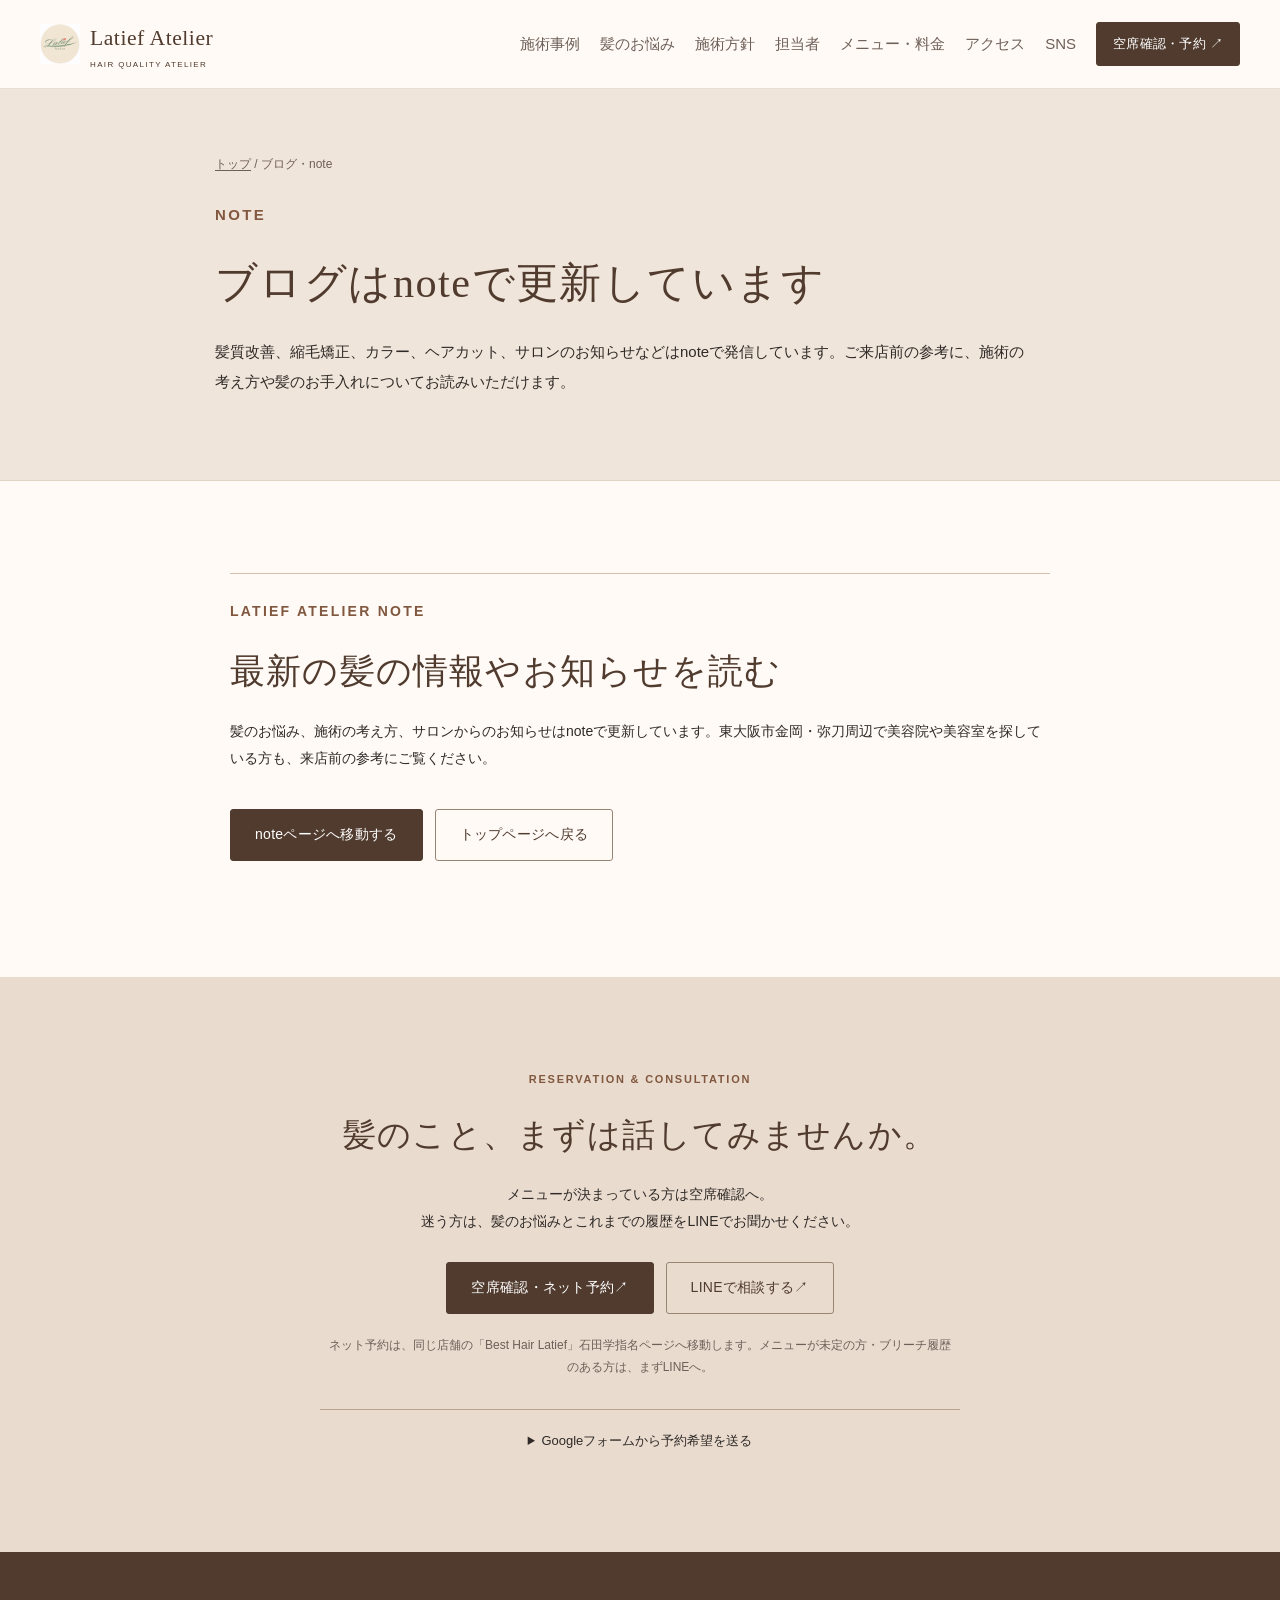
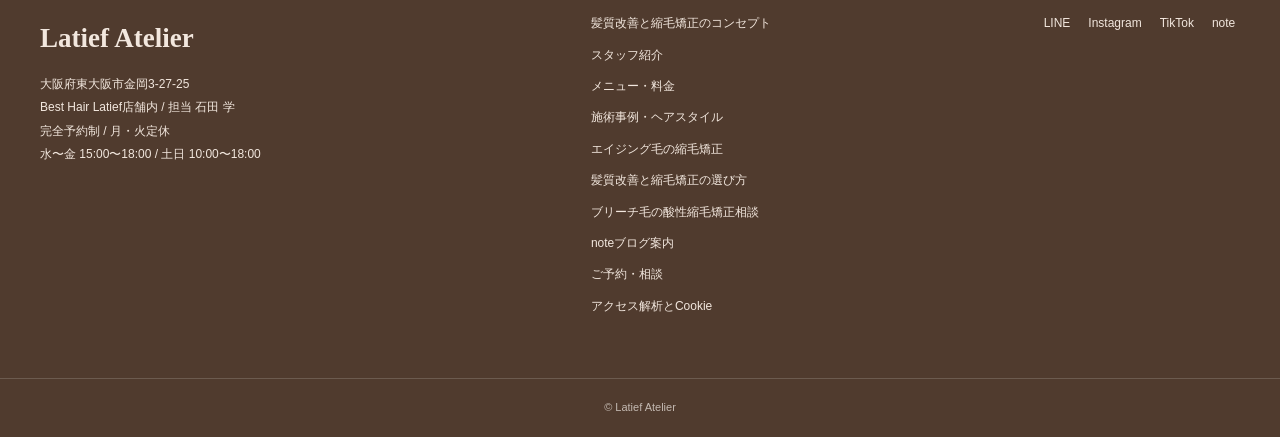
<file: blog.html>
<!DOCTYPE html>
<html lang="ja">
<head>
  <meta charset="UTF-8">
  <meta name="viewport" content="width=device-width, initial-scale=1.0">
  <title>髪質改善・縮毛矯正のブログ案内｜東大阪 Latief Atelier</title>
  <meta name="description" content="東大阪市金岡・弥刀のLatief Atelierのブログ案内。髪質改善・縮毛矯正の考え方やサロンのお知らせはnoteで発信。施術事例や髪のお悩み別の解説もご覧いただけます。">
  <meta name="robots" content="index, follow">
  <link rel="canonical" href="https://latiefatelier.com/blog.html">
  <meta property="og:title" content="髪質改善・縮毛矯正のブログ案内｜東大阪 Latief Atelier">
  <meta property="og:description" content="東大阪市金岡・弥刀のLatief Atelierのブログ案内。髪質改善・縮毛矯正の考え方やサロンのお知らせはnoteで発信。施術事例や髪のお悩み別の解説もご覧いただけます。">
  <meta property="og:type" content="website">
  <meta property="og:url" content="https://latiefatelier.com/blog.html">
  <meta property="og:locale" content="ja_JP">
  <meta property="og:site_name" content="Latief Atelier">
  <meta property="og:image" content="https://latiefatelier.com/assets/images/shop-front.jpg">
  <meta name="twitter:card" content="summary_large_image">
  <meta name="twitter:title" content="髪質改善・縮毛矯正のブログ案内｜東大阪 Latief Atelier">
  <meta name="twitter:description" content="東大阪市金岡・弥刀のLatief Atelierのブログ案内。髪質改善・縮毛矯正の考え方やサロンのお知らせはnoteで発信。施術事例や髪のお悩み別の解説もご覧いただけます。">
  <meta name="twitter:image" content="https://latiefatelier.com/assets/images/shop-front.jpg">
  <link rel="stylesheet" href="stylesheet.css">
<link rel="stylesheet" href="renewal.css">
  <script type="application/ld+json">
{
  "@context": "https://schema.org",
  "@graph": [
    {
      "@type": "BreadcrumbList",
      "itemListElement": [
        {
          "@type": "ListItem",
          "position": 1,
          "name": "トップ",
          "item": "https://latiefatelier.com/"
        },
        {
          "@type": "ListItem",
          "position": 2,
          "name": "ブログ・note",
          "item": "https://latiefatelier.com/blog.html"
        }
      ]
    },
    {
      "@type": "WebPage",
      "@id": "https://latiefatelier.com/blog.html#webpage",
      "url": "https://latiefatelier.com/blog.html",
      "name": "髪質改善・縮毛矯正のブログ案内｜東大阪 Latief Atelier",
      "description": "東大阪市金岡・弥刀のLatief Atelierのブログ案内。髪質改善・縮毛矯正の考え方やサロンのお知らせはnoteで発信。施術事例や髪のお悩み別の解説もご覧いただけます。",
      "inLanguage": "ja",
      "isPartOf": {
        "@id": "https://latiefatelier.com/#website"
      },
      "about": {
        "@id": "https://latiefatelier.com/#salon"
      }
    }
  ]
}
</script>
</head>
<body>
<a class="skip-link" href="#main">本文へ移動</a>
<header class="site-header">
<div class="container header-inner">
<a class="site-logo" href="index.html" aria-label="Latief Atelier トップページへ">
<img src="assets/images/logo-web.png" width="40" height="40" alt="">
<span>Latief Atelier<small>HAIR QUALITY ATELIER</small>
</span>
</a>
<button class="nav-toggle" type="button" aria-controls="global-nav" aria-expanded="false">
<span class="nav-toggle-line">
</span>
<span class="sr-only">メニューを開閉</span>
</button>
<nav id="global-nav" class="global-nav" aria-label="グローバルナビゲーション">
<a href="hairstyle.html">施術事例</a>
<a href="aging-hair.html">髪のお悩み</a>
<a href="concept.html">施術方針</a>
<a href="staff.html">担当者</a>
<a href="pricing.html">メニュー・料金</a>
<a href="index.html#access">アクセス</a>
<a href="index.html#journal">SNS</a>
<a class="button button-small" href="https://beauty.hotpepper.jp/CSP/bt/reserve/?storeId=H000819673&amp;stylistId=T001129687" target="_blank" rel="noopener noreferrer">空席確認・予約 ↗</a>
</nav>
</div>
</header>
<main id="main">
    <section class="page-hero">
      <div class="container">
<nav class="guide-breadcrumb" aria-label="パンくず"><a href="index.html">トップ</a><span aria-hidden="true"> / </span><span aria-current="page">ブログ・note</span></nav>
        <p class="eyebrow">note</p>
        <h1>ブログはnoteで更新しています</h1>
        <p>髪質改善、縮毛矯正、カラー、ヘアカット、サロンのお知らせなどはnoteで発信しています。ご来店前の参考に、施術の考え方や髪のお手入れについてお読みいただけます。</p>
      </div>
    </section>

    <section class="section">
      <div class="container note-guide">
        <article class="feature-card note-guide-card">
          <p class="eyebrow">Latief Atelier note</p>
          <h2>最新の髪の情報やお知らせを読む</h2>
          <p>髪のお悩み、施術の考え方、サロンからのお知らせはnoteで更新しています。東大阪市金岡・弥刀周辺で美容院や美容室を探している方も、来店前の参考にご覧ください。</p>
          <div class="hero-actions">
            <a class="button" href="https://note.com/brave_phlox2184" target="_blank" rel="noopener noreferrer">noteページへ移動する</a>
            <a class="button button-secondary" href="index.html">トップページへ戻る</a>
          </div>
        </article>
      </div>
    </section>
  <section id="reservation" class="section section-accent">
<div class="container booking-panel">
<p class="eyebrow">RESERVATION & CONSULTATION</p>
<h2>髪のこと、まずは話してみませんか。</h2>
<p>メニューが決まっている方は空席確認へ。<br>迷う方は、髪のお悩みとこれまでの履歴をLINEでお聞かせください。</p>
<div class="reservation-actions">
<a class="button" href="https://beauty.hotpepper.jp/CSP/bt/reserve/?storeId=H000819673&amp;stylistId=T001129687" target="_blank" rel="noopener noreferrer">空席確認・ネット予約<span aria-hidden="true"> ↗</span>
</a>
<a class="button button-secondary line-button" href="https://lin.ee/6GPeVmwn" target="_blank" rel="noopener noreferrer">LINEで相談する<span aria-hidden="true"> ↗</span>
</a>
</div>
<p class="booking-note">ネット予約は、同じ店舗の「Best Hair Latief」石田学指名ページへ移動します。メニューが未定の方・ブリーチ履歴のある方は、まずLINEへ。</p>
<details class="form-option">
<summary>Googleフォームから予約希望を送る</summary>
<p>LINE・Googleフォームは希望日時を伺い、調整後に当店から本予約確定の連絡をお返しします。ホットペッパーでは予約完了画面と内容をご確認ください。</p>
<a class="text-link" href="https://docs.google.com/forms/d/e/1FAIpQLSenfjEN9BArRA2PpPxyo5vL9c3WmB7zXqXQNt8PEVHBXvngTw/viewform?usp=header" target="_blank" rel="noopener noreferrer">予約希望フォームを開く ↗</a>
</details>
</div>
</section>
</main>
<footer class="site-footer">
    <div class="container footer-grid">
      <div>
        <p class="footer-logo">Latief Atelier</p>
        <p>大阪府東大阪市金岡3-27-25<br>Best Hair Latief店舗内 / 担当 石田 学<br>完全予約制 / 月・火定休<br>水〜金 15:00〜18:00 / 土日 10:00〜18:00</p>
      </div>
      <nav class="footer-nav" aria-label="フッターナビゲーション">
        <a href="concept.html">髪質改善と縮毛矯正のコンセプト</a>
        <a href="staff.html">スタッフ紹介</a>
        <a href="pricing.html">メニュー・料金</a>
        <a href="hairstyle.html">施術事例・ヘアスタイル</a>
        <a href="aging-hair.html">エイジング毛の縮毛矯正</a>
        <a href="hair-treatment.html">髪質改善と縮毛矯正の選び方</a>
        <a href="bleached-hair.html">ブリーチ毛の酸性縮毛矯正相談</a>
        <a href="blog.html">noteブログ案内</a>
        <a href="index.html#reservation">ご予約・相談</a>
      <a href="privacy.html">アクセス解析とCookie</a>
</nav>
      <div class="footer-sns">
        <a href="https://lin.ee/6GPeVmwn" target="_blank" rel="noopener noreferrer">LINE</a>
        <a href="https://www.instagram.com/latief_atelier?igsh=MW42ZXM1Z3Rob2Y1cg%3D%3D&utm_source=qr" target="_blank" rel="noopener noreferrer">Instagram</a>
        <a href="https://www.tiktok.com/@latiefatelier8?_r=1&_t=ZS-96b59ofkvR6" target="_blank" rel="noopener noreferrer">TikTok</a>
        <a href="https://note.com/brave_phlox2184" target="_blank" rel="noopener noreferrer">note</a>
      </div>
    </div>
    <p class="copyright">&copy; Latief Atelier</p>
  </footer>
<nav class="mobile-reserve-bar" aria-label="スマートフォン用予約導線">
<a href="https://beauty.hotpepper.jp/CSP/bt/reserve/?storeId=H000819673&amp;stylistId=T001129687" target="_blank" rel="noopener noreferrer">空席確認・予約 ↗</a>
<a href="https://lin.ee/6GPeVmwn" target="_blank" rel="noopener noreferrer">LINE相談 ↗</a>
</nav>
<script src="script.js" defer>
</script>
<script src="analytics-config.js" defer></script>
<script src="analytics.js" defer></script>
</body>
</html>
</file>
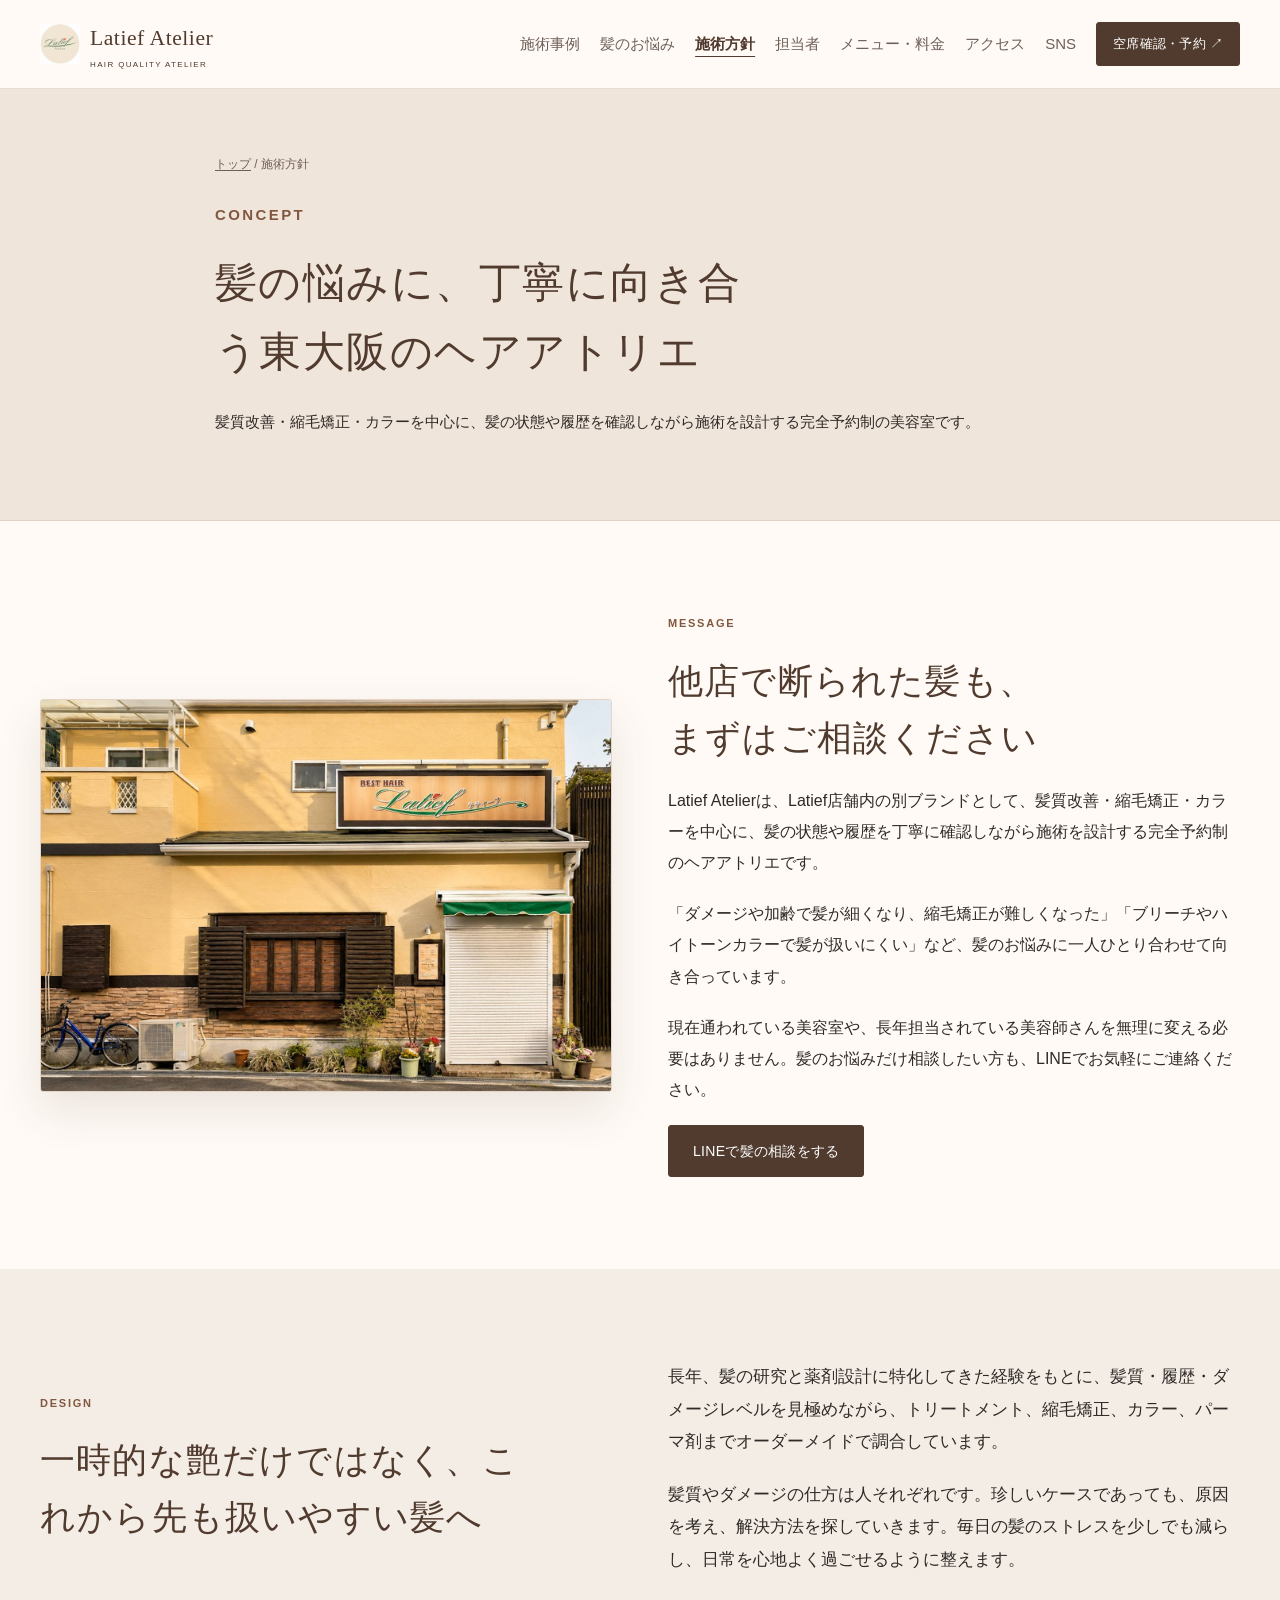
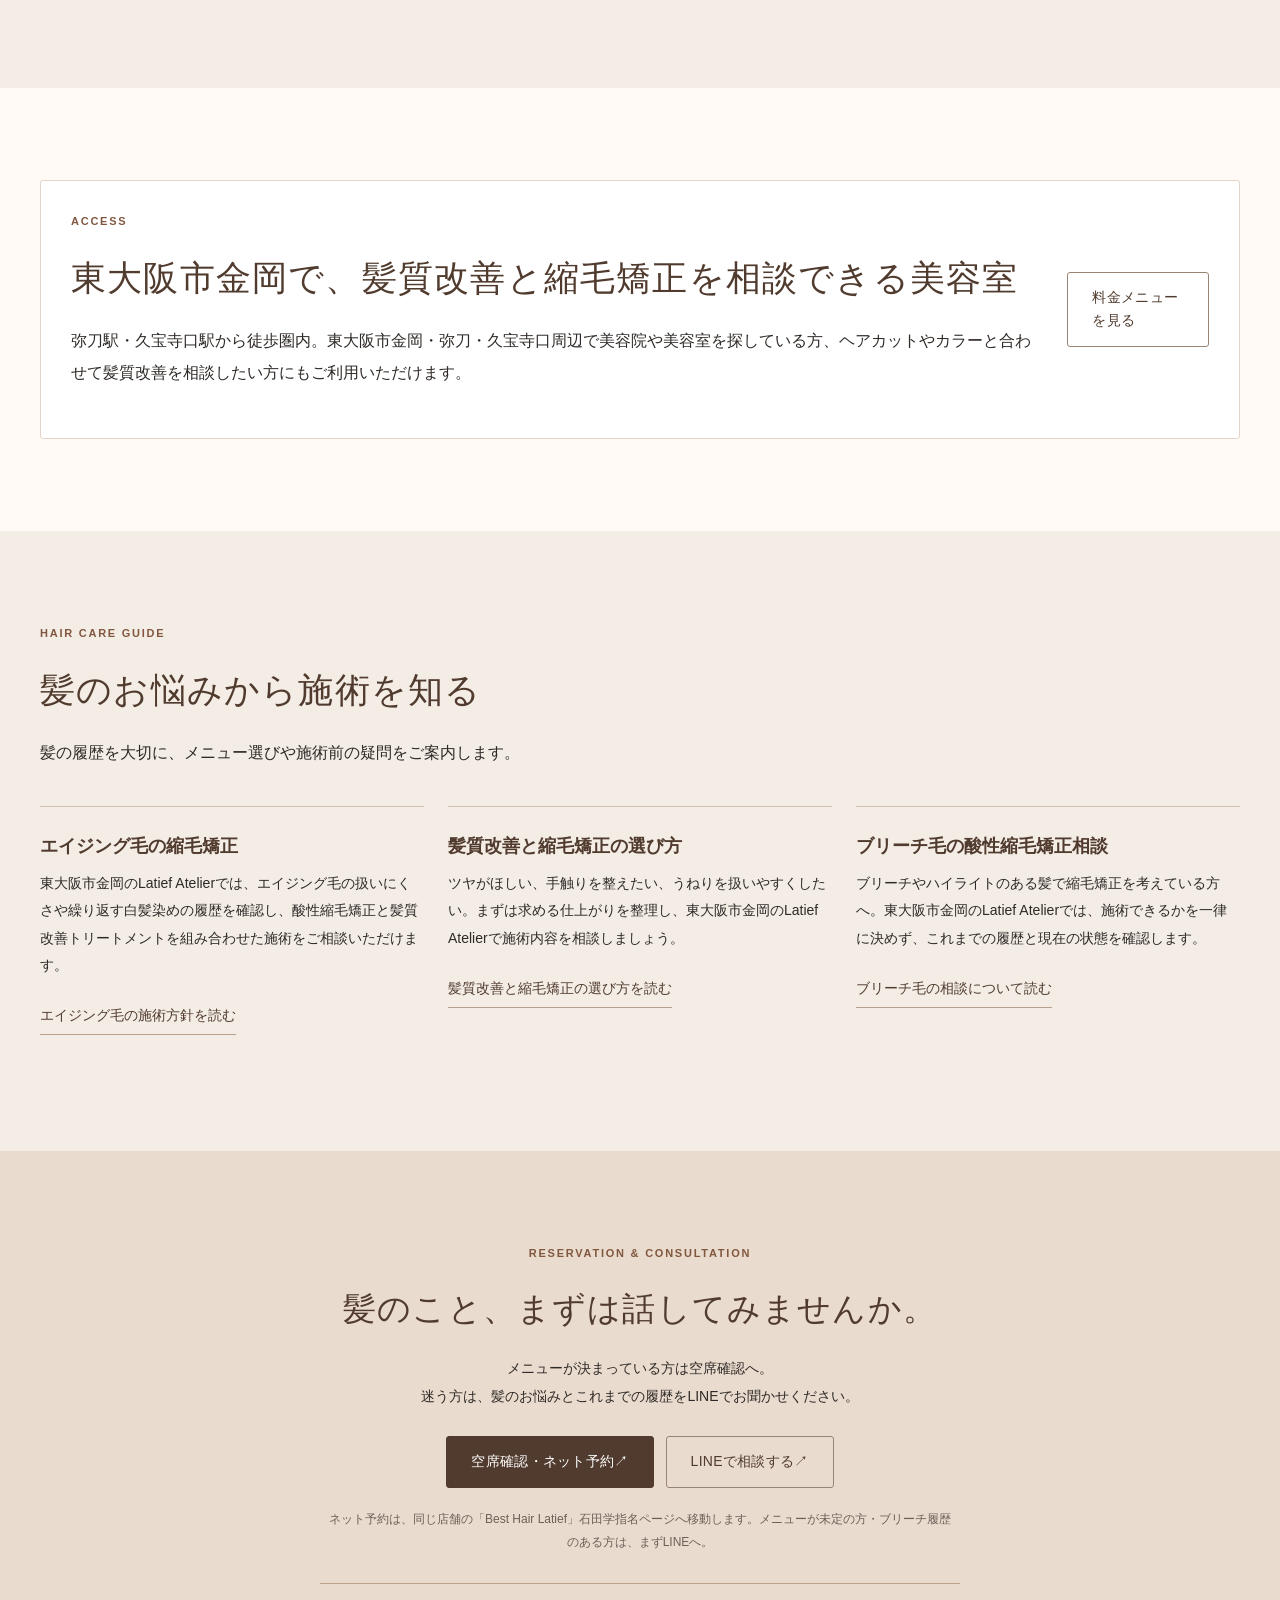
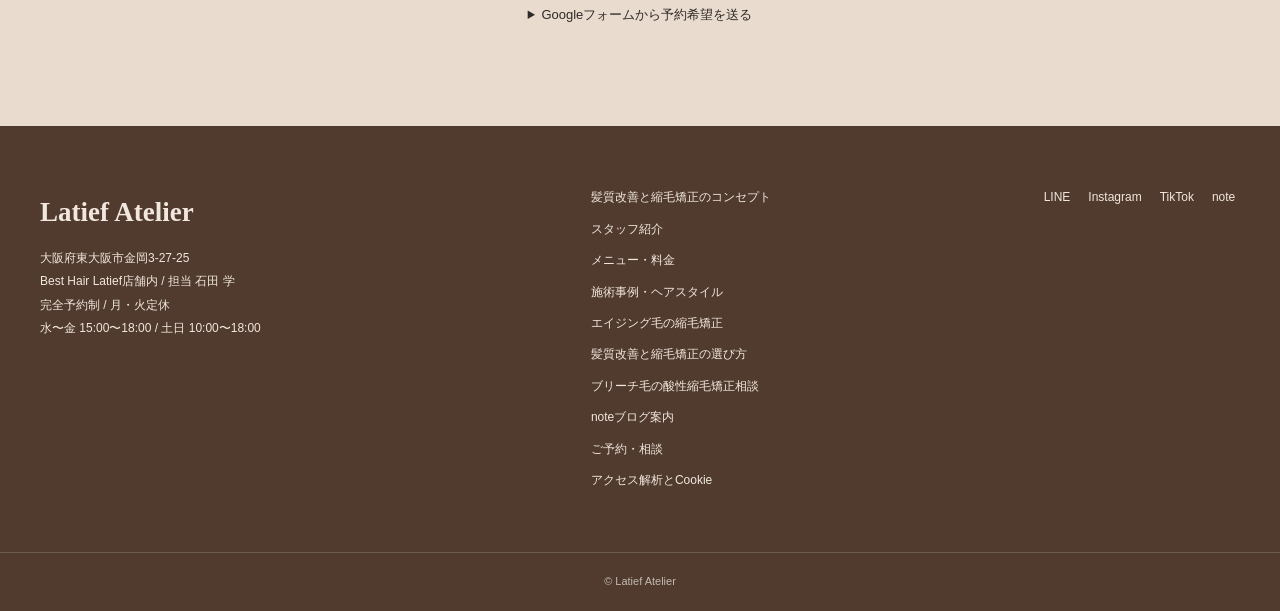
<file: concept.html>
<!DOCTYPE html>
<html lang="ja">
<head>
  <meta charset="UTF-8">
  <meta name="viewport" content="width=device-width, initial-scale=1.0">
  <title>髪質・履歴に合わせた縮毛矯正と髪質改善｜東大阪 Latief Atelier</title>
  <meta name="description" content="東大阪市金岡・弥刀のLatief Atelierが大切にする施術方針。年齢による髪の変化やカラー・ブリーチ履歴を確認し、縮毛矯正と髪質改善を一人ひとりに合わせて考えます。">
  <meta name="robots" content="index, follow">
  <link rel="canonical" href="https://latiefatelier.com/concept.html">
  <meta property="og:title" content="髪質・履歴に合わせた縮毛矯正と髪質改善｜東大阪 Latief Atelier">
  <meta property="og:description" content="東大阪市金岡・弥刀のLatief Atelierが大切にする施術方針。年齢による髪の変化やカラー・ブリーチ履歴を確認し、縮毛矯正と髪質改善を一人ひとりに合わせて考えます。">
  <meta property="og:type" content="website">
  <meta property="og:url" content="https://latiefatelier.com/concept.html">
  <meta property="og:locale" content="ja_JP">
  <meta property="og:site_name" content="Latief Atelier">
  <meta property="og:image" content="https://latiefatelier.com/assets/images/shop-front.jpg">
  <meta name="twitter:card" content="summary_large_image">
  <meta name="twitter:title" content="髪質・履歴に合わせた縮毛矯正と髪質改善｜東大阪 Latief Atelier">
  <meta name="twitter:description" content="東大阪市金岡・弥刀のLatief Atelierが大切にする施術方針。年齢による髪の変化やカラー・ブリーチ履歴を確認し、縮毛矯正と髪質改善を一人ひとりに合わせて考えます。">
  <meta name="twitter:image" content="https://latiefatelier.com/assets/images/shop-front.jpg">
  <link rel="stylesheet" href="stylesheet.css">
<link rel="stylesheet" href="renewal.css">
  <script type="application/ld+json">
{
  "@context": "https://schema.org",
  "@graph": [
    {
      "@type": "BreadcrumbList",
      "itemListElement": [
        {
          "@type": "ListItem",
          "position": 1,
          "name": "トップ",
          "item": "https://latiefatelier.com/"
        },
        {
          "@type": "ListItem",
          "position": 2,
          "name": "施術方針",
          "item": "https://latiefatelier.com/concept.html"
        }
      ]
    },
    {
      "@type": "WebPage",
      "@id": "https://latiefatelier.com/concept.html#webpage",
      "url": "https://latiefatelier.com/concept.html",
      "name": "髪質・履歴に合わせた縮毛矯正と髪質改善｜東大阪 Latief Atelier",
      "description": "東大阪市金岡・弥刀のLatief Atelierが大切にする施術方針。年齢による髪の変化やカラー・ブリーチ履歴を確認し、縮毛矯正と髪質改善を一人ひとりに合わせて考えます。",
      "inLanguage": "ja",
      "isPartOf": {
        "@id": "https://latiefatelier.com/#website"
      },
      "about": {
        "@id": "https://latiefatelier.com/#salon"
      }
    }
  ]
}
</script>
</head>
<body>
<a class="skip-link" href="#main">本文へ移動</a>
<header class="site-header">
<div class="container header-inner">
<a class="site-logo" href="index.html" aria-label="Latief Atelier トップページへ">
<img src="assets/images/logo-web.png" width="40" height="40" alt="">
<span>Latief Atelier<small>HAIR QUALITY ATELIER</small>
</span>
</a>
<button class="nav-toggle" type="button" aria-controls="global-nav" aria-expanded="false">
<span class="nav-toggle-line">
</span>
<span class="sr-only">メニューを開閉</span>
</button>
<nav id="global-nav" class="global-nav" aria-label="グローバルナビゲーション">
<a href="hairstyle.html">施術事例</a>
<a href="aging-hair.html">髪のお悩み</a>
<a href="concept.html" aria-current="page">施術方針</a>
<a href="staff.html">担当者</a>
<a href="pricing.html">メニュー・料金</a>
<a href="index.html#access">アクセス</a>
<a href="index.html#journal">SNS</a>
<a class="button button-small" href="https://beauty.hotpepper.jp/CSP/bt/reserve/?storeId=H000819673&amp;stylistId=T001129687" target="_blank" rel="noopener noreferrer">空席確認・予約 ↗</a>
</nav>
</div>
</header>
<main id="main">
    <section class="page-hero page-hero-image">
      <div class="container">
<nav class="guide-breadcrumb" aria-label="パンくず"><a href="index.html">トップ</a><span aria-hidden="true"> / </span><span aria-current="page">施術方針</span></nav>
        <p class="eyebrow">Concept</p>
        <h1>髪の悩みに、丁寧に向き合う東大阪のヘアアトリエ</h1>
        <p>髪質改善・縮毛矯正・カラーを中心に、髪の状態や履歴を確認しながら施術を設計する完全予約制の美容室です。</p>
      </div>
    </section>

    <section class="section">
      <div class="container concept-layout">
        <div class="image-frame image-frame-shop">
          <img src="assets/images/shop-front.jpg" alt="Latief Atelierの店舗外観と入口" width="1200" height="825" loading="lazy" decoding="async">
        </div>
        <div class="concept-copy">
          <p class="eyebrow">Message</p>
          <h2>他店で断られた髪も、まずはご相談ください</h2>
          <p>Latief Atelierは、Latief店舗内の別ブランドとして、髪質改善・縮毛矯正・カラーを中心に、髪の状態や履歴を丁寧に確認しながら施術を設計する完全予約制のヘアアトリエです。</p>
          <p>「ダメージや加齢で髪が細くなり、縮毛矯正が難しくなった」「ブリーチやハイトーンカラーで髪が扱いにくい」など、髪のお悩みに一人ひとり合わせて向き合っています。</p>
          <p>現在通われている美容室や、長年担当されている美容師さんを無理に変える必要はありません。髪のお悩みだけ相談したい方も、LINEでお気軽にご連絡ください。</p>
          <a class="button" href="https://lin.ee/6GPeVmwn" target="_blank" rel="noopener noreferrer">LINEで髪の相談をする</a>
        </div>
      </div>
    </section>

    <section class="section section-soft">
      <div class="container section-grid">
        <div>
          <p class="eyebrow">Design</p>
          <h2>一時的な艶だけではなく、これから先も扱いやすい髪へ</h2>
        </div>
        <div class="lead-block">
          <p>長年、髪の研究と薬剤設計に特化してきた経験をもとに、髪質・履歴・ダメージレベルを見極めながら、トリートメント、縮毛矯正、カラー、パーマ剤までオーダーメイドで調合しています。</p>
          <p>髪質やダメージの仕方は人それぞれです。珍しいケースであっても、原因を考え、解決方法を探していきます。毎日の髪のストレスを少しでも減らし、日常を心地よく過ごせるように整えます。</p>
        </div>
      </div>
    </section>

    <section class="section">
      <div class="container studio-panel">
        <div>
          <p class="eyebrow">Access</p>
          <h2>東大阪市金岡で、髪質改善と縮毛矯正を相談できる美容室</h2>
          <p>弥刀駅・久宝寺口駅から徒歩圏内。東大阪市金岡・弥刀・久宝寺口周辺で美容院や美容室を探している方、ヘアカットやカラーと合わせて髪質改善を相談したい方にもご利用いただけます。</p>
        </div>
        <a class="button button-secondary" href="pricing.html">料金メニューを見る</a>
      </div>
    </section>
  <section class="section section-soft">
<div class="container">
<div class="section-heading">
<p class="eyebrow">Hair care guide</p>
<h2>髪のお悩みから施術を知る</h2>
<p>髪の履歴を大切に、メニュー選びや施術前の疑問をご案内します。</p>
</div>
<div class="card-grid three-columns">
<article class="feature-card">
<h3>エイジング毛の縮毛矯正</h3>
<p>東大阪市金岡のLatief Atelierでは、エイジング毛の扱いにくさや繰り返す白髪染めの履歴を確認し、酸性縮毛矯正と髪質改善トリートメントを組み合わせた施術をご相談いただけます。</p>
<a class="text-link" href="aging-hair.html">エイジング毛の施術方針を読む</a>
</article>
<article class="feature-card">
<h3>髪質改善と縮毛矯正の選び方</h3>
<p>ツヤがほしい、手触りを整えたい、うねりを扱いやすくしたい。まずは求める仕上がりを整理し、東大阪市金岡のLatief Atelierで施術内容を相談しましょう。</p>
<a class="text-link" href="hair-treatment.html">髪質改善と縮毛矯正の選び方を読む</a>
</article>
<article class="feature-card">
<h3>ブリーチ毛の酸性縮毛矯正相談</h3>
<p>ブリーチやハイライトのある髪で縮毛矯正を考えている方へ。東大阪市金岡のLatief Atelierでは、施術できるかを一律に決めず、これまでの履歴と現在の状態を確認します。</p>
<a class="text-link" href="bleached-hair.html">ブリーチ毛の相談について読む</a>
</article>
</div>
</div>
</section>
  <section id="reservation" class="section section-accent">
<div class="container booking-panel">
<p class="eyebrow">RESERVATION & CONSULTATION</p>
<h2>髪のこと、まずは話してみませんか。</h2>
<p>メニューが決まっている方は空席確認へ。<br>迷う方は、髪のお悩みとこれまでの履歴をLINEでお聞かせください。</p>
<div class="reservation-actions">
<a class="button" href="https://beauty.hotpepper.jp/CSP/bt/reserve/?storeId=H000819673&amp;stylistId=T001129687" target="_blank" rel="noopener noreferrer">空席確認・ネット予約<span aria-hidden="true"> ↗</span>
</a>
<a class="button button-secondary line-button" href="https://lin.ee/6GPeVmwn" target="_blank" rel="noopener noreferrer">LINEで相談する<span aria-hidden="true"> ↗</span>
</a>
</div>
<p class="booking-note">ネット予約は、同じ店舗の「Best Hair Latief」石田学指名ページへ移動します。メニューが未定の方・ブリーチ履歴のある方は、まずLINEへ。</p>
<details class="form-option">
<summary>Googleフォームから予約希望を送る</summary>
<p>LINE・Googleフォームは希望日時を伺い、調整後に当店から本予約確定の連絡をお返しします。ホットペッパーでは予約完了画面と内容をご確認ください。</p>
<a class="text-link" href="https://docs.google.com/forms/d/e/1FAIpQLSenfjEN9BArRA2PpPxyo5vL9c3WmB7zXqXQNt8PEVHBXvngTw/viewform?usp=header" target="_blank" rel="noopener noreferrer">予約希望フォームを開く ↗</a>
</details>
</div>
</section>
</main>
<footer class="site-footer">
    <div class="container footer-grid">
      <div>
        <p class="footer-logo">Latief Atelier</p>
        <p>大阪府東大阪市金岡3-27-25<br>Best Hair Latief店舗内 / 担当 石田 学<br>完全予約制 / 月・火定休<br>水〜金 15:00〜18:00 / 土日 10:00〜18:00</p>
      </div>
      <nav class="footer-nav" aria-label="フッターナビゲーション">
        <a href="concept.html">髪質改善と縮毛矯正のコンセプト</a>
        <a href="staff.html">スタッフ紹介</a>
        <a href="pricing.html">メニュー・料金</a>
        <a href="hairstyle.html">施術事例・ヘアスタイル</a>
        <a href="aging-hair.html">エイジング毛の縮毛矯正</a>
        <a href="hair-treatment.html">髪質改善と縮毛矯正の選び方</a>
        <a href="bleached-hair.html">ブリーチ毛の酸性縮毛矯正相談</a>
        <a href="blog.html">noteブログ案内</a>
        <a href="index.html#reservation">ご予約・相談</a>
      <a href="privacy.html">アクセス解析とCookie</a>
</nav>
      <div class="footer-sns">
        <a href="https://lin.ee/6GPeVmwn" target="_blank" rel="noopener noreferrer">LINE</a>
        <a href="https://www.instagram.com/latief_atelier?igsh=MW42ZXM1Z3Rob2Y1cg%3D%3D&utm_source=qr" target="_blank" rel="noopener noreferrer">Instagram</a>
        <a href="https://www.tiktok.com/@latiefatelier8?_r=1&_t=ZS-96b59ofkvR6" target="_blank" rel="noopener noreferrer">TikTok</a>
        <a href="https://note.com/brave_phlox2184" target="_blank" rel="noopener noreferrer">note</a>
      </div>
    </div>
    <p class="copyright">&copy; Latief Atelier</p>
  </footer>
<nav class="mobile-reserve-bar" aria-label="スマートフォン用予約導線">
<a href="https://beauty.hotpepper.jp/CSP/bt/reserve/?storeId=H000819673&amp;stylistId=T001129687" target="_blank" rel="noopener noreferrer">空席確認・予約 ↗</a>
<a href="https://lin.ee/6GPeVmwn" target="_blank" rel="noopener noreferrer">LINE相談 ↗</a>
</nav>
<script src="script.js" defer>
</script>
<script src="analytics-config.js" defer></script>
<script src="analytics.js" defer></script>
</body>
</html>
</file>
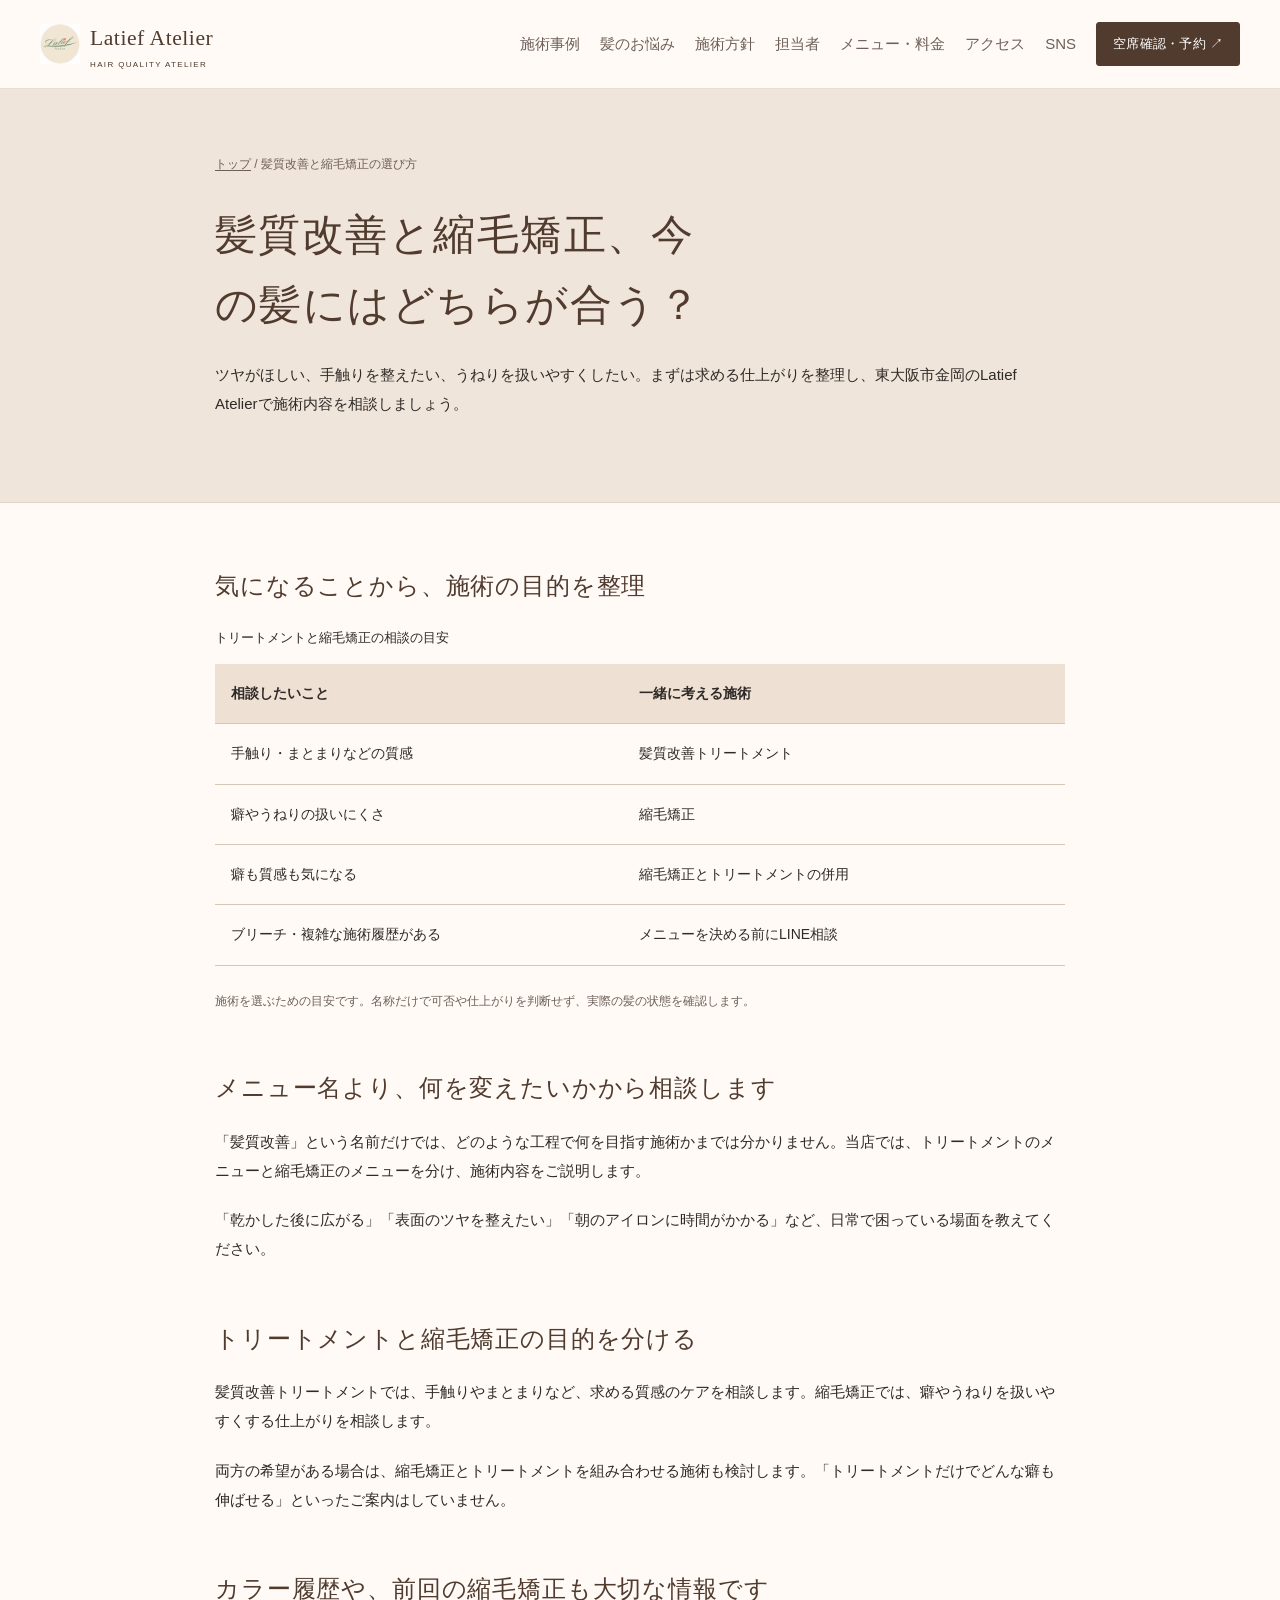
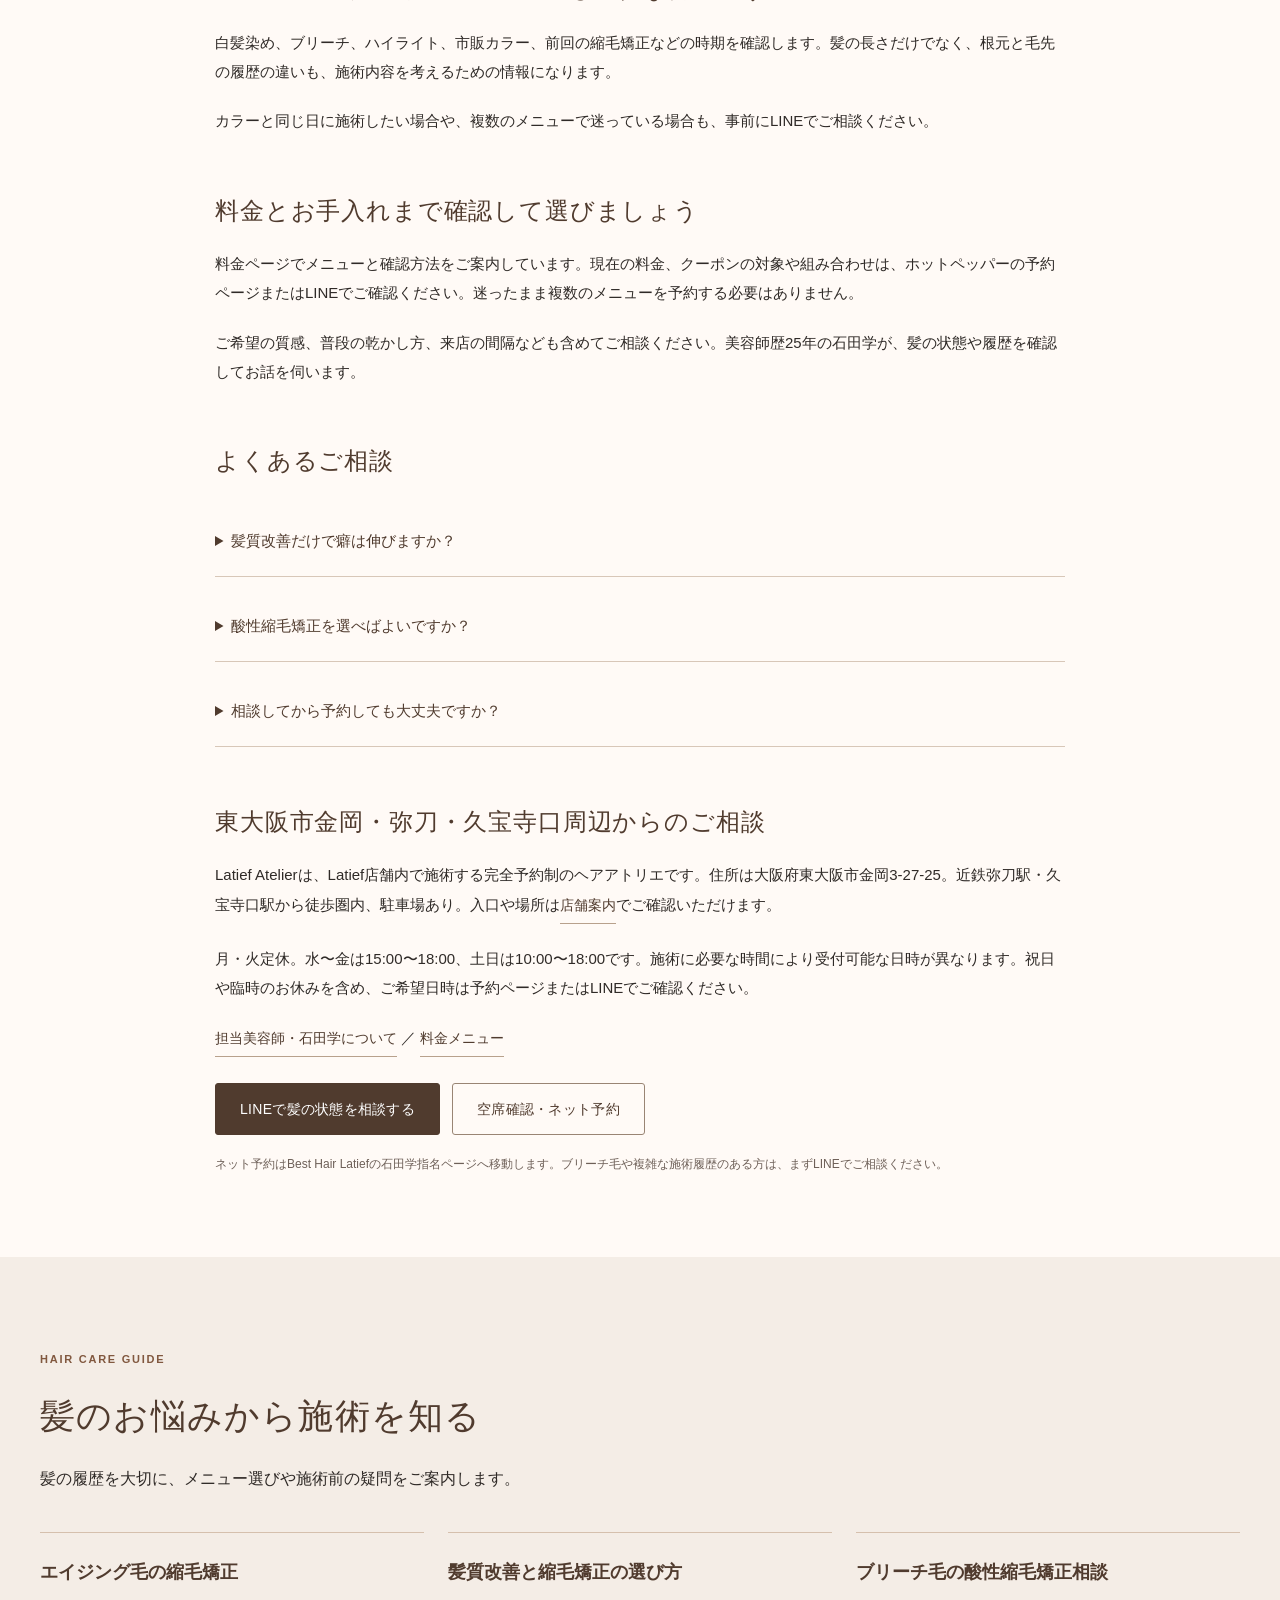
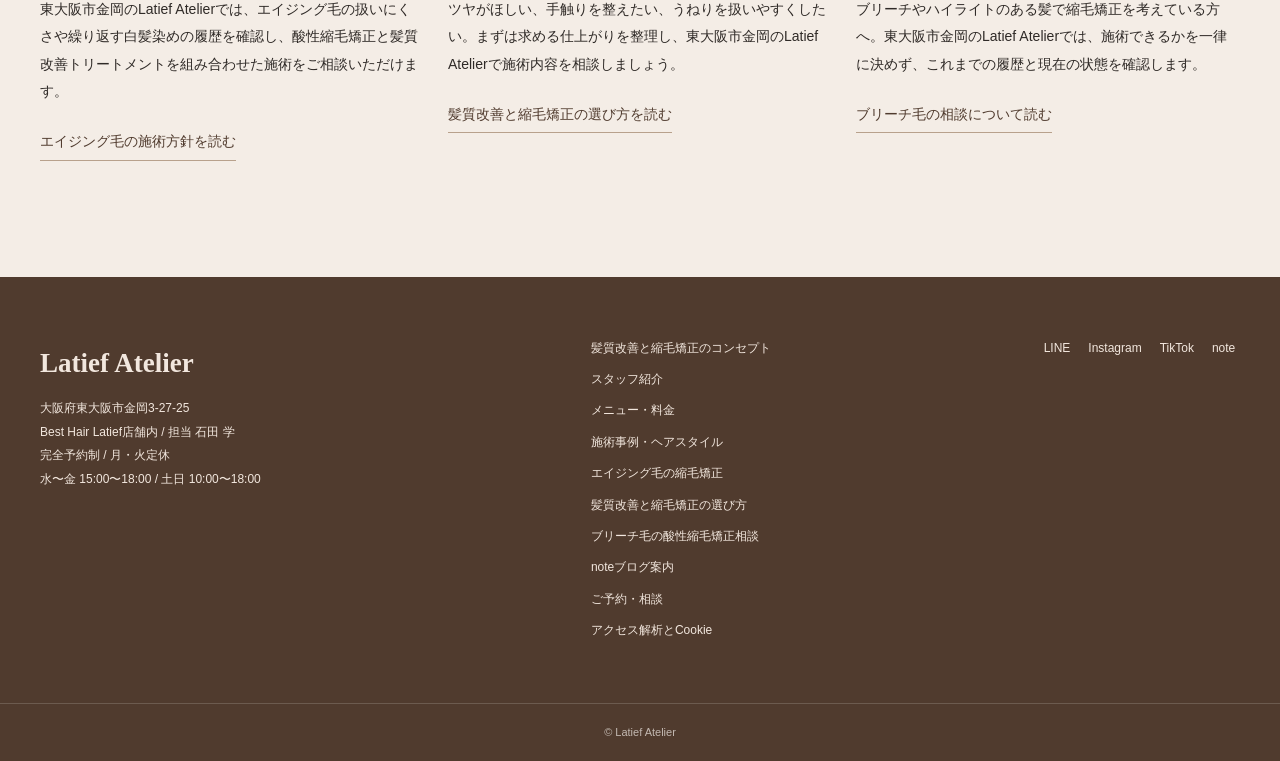
<file: hair-treatment.html>
<!DOCTYPE html>
<html lang="ja">
<head>
  <meta charset="UTF-8">
  <meta name="viewport" content="width=device-width, initial-scale=1.0">
  <title>髪質改善と縮毛矯正の違い・選び方｜東大阪 Latief Atelier</title>
  <meta name="description" content="髪質改善と縮毛矯正の選び方を東大阪市金岡のLatief Atelierがご案内。うねり・広がり・手触りなどの悩みと施術履歴から、トリートメントや酸性縮毛矯正を相談できます。">
  <meta name="robots" content="index, follow">
  <link rel="canonical" href="https://latiefatelier.com/hair-treatment.html">
  <meta property="og:title" content="髪質改善と縮毛矯正の違い・選び方｜東大阪 Latief Atelier">
  <meta property="og:description" content="髪質改善と縮毛矯正の選び方を東大阪市金岡のLatief Atelierがご案内。うねり・広がり・手触りなどの悩みと施術履歴から、トリートメントや酸性縮毛矯正を相談できます。">
  <meta property="og:type" content="website">
  <meta property="og:url" content="https://latiefatelier.com/hair-treatment.html">
  <meta property="og:locale" content="ja_JP">
  <meta property="og:site_name" content="Latief Atelier">
  <meta property="og:image" content="https://latiefatelier.com/assets/images/shop-front.jpg">
  <meta name="twitter:card" content="summary_large_image">
  <meta name="twitter:title" content="髪質改善と縮毛矯正の違い・選び方｜東大阪 Latief Atelier">
  <meta name="twitter:description" content="髪質改善と縮毛矯正の選び方を東大阪市金岡のLatief Atelierがご案内。うねり・広がり・手触りなどの悩みと施術履歴から、トリートメントや酸性縮毛矯正を相談できます。">
  <meta name="twitter:image" content="https://latiefatelier.com/assets/images/shop-front.jpg">
  <link rel="stylesheet" href="stylesheet.css">
<link rel="stylesheet" href="renewal.css">
  <script type="application/ld+json">
{
  "@context": "https://schema.org",
  "@graph": [
    {
      "@type": "BreadcrumbList",
      "itemListElement": [
        {
          "@type": "ListItem",
          "position": 1,
          "name": "トップ",
          "item": "https://latiefatelier.com/"
        },
        {
          "@type": "ListItem",
          "position": 2,
          "name": "髪質改善と縮毛矯正の選び方",
          "item": "https://latiefatelier.com/hair-treatment.html"
        }
      ]
    },
    {
      "@type": "WebPage",
      "@id": "https://latiefatelier.com/hair-treatment.html#webpage",
      "url": "https://latiefatelier.com/hair-treatment.html",
      "name": "髪質改善と縮毛矯正の違い・選び方｜東大阪 Latief Atelier",
      "description": "髪質改善と縮毛矯正の選び方を東大阪市金岡のLatief Atelierがご案内。うねり・広がり・手触りなどの悩みと施術履歴から、トリートメントや酸性縮毛矯正を相談できます。",
      "inLanguage": "ja",
      "isPartOf": {
        "@id": "https://latiefatelier.com/#website"
      },
      "about": {
        "@id": "https://latiefatelier.com/#salon"
      }
    }
  ]
}
</script>
</head>
<body>
<a class="skip-link" href="#main">本文へ移動</a>
<header class="site-header">
<div class="container header-inner">
<a class="site-logo" href="index.html" aria-label="Latief Atelier トップページへ">
<img src="assets/images/logo-web.png" width="40" height="40" alt="">
<span>Latief Atelier<small>HAIR QUALITY ATELIER</small>
</span>
</a>
<button class="nav-toggle" type="button" aria-controls="global-nav" aria-expanded="false">
<span class="nav-toggle-line">
</span>
<span class="sr-only">メニューを開閉</span>
</button>
<nav id="global-nav" class="global-nav" aria-label="グローバルナビゲーション">
<a href="hairstyle.html">施術事例</a>
<a href="aging-hair.html">髪のお悩み</a>
<a href="concept.html">施術方針</a>
<a href="staff.html">担当者</a>
<a href="pricing.html">メニュー・料金</a>
<a href="index.html#access">アクセス</a>
<a href="index.html#journal">SNS</a>
<a class="button button-small" href="https://beauty.hotpepper.jp/CSP/bt/reserve/?storeId=H000819673&amp;stylistId=T001129687" target="_blank" rel="noopener noreferrer">空席確認・予約 ↗</a>
</nav>
</div>
</header>
<main id="main">
<section class="page-hero">
<div class="container">
<nav class="guide-breadcrumb" aria-label="パンくず">
<a href="index.html">トップ</a>
<span aria-hidden="true"> / </span>
<span>髪質改善と縮毛矯正の選び方</span>
</nav>
<h1>髪質改善と縮毛矯正、今の髪にはどちらが合う？</h1>
<p>ツヤがほしい、手触りを整えたい、うねりを扱いやすくしたい。まずは求める仕上がりを整理し、東大阪市金岡のLatief Atelierで施術内容を相談しましょう。</p>
</div>
</section>
<article class="container guide-body">
<section class="guide-section">
<h2>気になることから、施術の目的を整理</h2>
<div class="table-scroll">
<table>
<caption>トリートメントと縮毛矯正の相談の目安</caption>
<thead>
<tr>
<th scope="col">相談したいこと</th>
<th scope="col">一緒に考える施術</th>
</tr>
</thead>
<tbody>
<tr>
<th scope="row">手触り・まとまりなどの質感</th>
<td>髪質改善トリートメント</td>
</tr>
<tr>
<th scope="row">癖やうねりの扱いにくさ</th>
<td>縮毛矯正</td>
</tr>
<tr>
<th scope="row">癖も質感も気になる</th>
<td>縮毛矯正とトリートメントの併用</td>
</tr>
<tr>
<th scope="row">ブリーチ・複雑な施術履歴がある</th>
<td>メニューを決める前にLINE相談</td>
</tr>
</tbody>
</table>
</div>
<p class="photo-note">施術を選ぶための目安です。名称だけで可否や仕上がりを判断せず、実際の髪の状態を確認します。</p>
</section>
<section class="guide-section">
<h2>メニュー名より、何を変えたいかから相談します</h2>
<p>「髪質改善」という名前だけでは、どのような工程で何を目指す施術かまでは分かりません。当店では、トリートメントのメニューと縮毛矯正のメニューを分け、施術内容をご説明します。</p>
<p>「乾かした後に広がる」「表面のツヤを整えたい」「朝のアイロンに時間がかかる」など、日常で困っている場面を教えてください。</p>
</section>
<section class="guide-section">
<h2>トリートメントと縮毛矯正の目的を分ける</h2>
<p>髪質改善トリートメントでは、手触りやまとまりなど、求める質感のケアを相談します。縮毛矯正では、癖やうねりを扱いやすくする仕上がりを相談します。</p>
<p>両方の希望がある場合は、縮毛矯正とトリートメントを組み合わせる施術も検討します。「トリートメントだけでどんな癖も伸ばせる」といったご案内はしていません。</p>
</section>
<section class="guide-section">
<h2>カラー履歴や、前回の縮毛矯正も大切な情報です</h2>
<p>白髪染め、ブリーチ、ハイライト、市販カラー、前回の縮毛矯正などの時期を確認します。髪の長さだけでなく、根元と毛先の履歴の違いも、施術内容を考えるための情報になります。</p>
<p>カラーと同じ日に施術したい場合や、複数のメニューで迷っている場合も、事前にLINEでご相談ください。</p>
</section>
<section class="guide-section">
<h2>料金とお手入れまで確認して選びましょう</h2>
<p>料金ページでメニューと確認方法をご案内しています。現在の料金、クーポンの対象や組み合わせは、ホットペッパーの予約ページまたはLINEでご確認ください。迷ったまま複数のメニューを予約する必要はありません。</p>
<p>ご希望の質感、普段の乾かし方、来店の間隔なども含めてご相談ください。美容師歴25年の石田学が、髪の状態や履歴を確認してお話を伺います。</p>
</section>
<section class="guide-section">
<h2>よくあるご相談</h2>
<div class="faq-list">
<details>
<summary>髪質改善だけで癖は伸びますか？</summary>
<p>髪質改善という名称だけで、癖を伸ばせるとは判断できません。当店ではトリートメントと縮毛矯正の内容を分けて説明し、求める仕上がりに合う施術を相談します。</p>
</details>
<details>
<summary>酸性縮毛矯正を選べばよいですか？</summary>
<p>酸性という名称だけで選ばず、髪の状態や施術履歴を確認して判断します。メニュー選びに迷う場合はLINEでご相談ください。</p>
</details>
<details>
<summary>相談してから予約しても大丈夫ですか？</summary>
<p>はい。先にLINEで髪の悩みと履歴をお知らせいただき、施術内容や必要な時間を相談してからご予約いただけます。</p>
</details>
</div>
</section>
<section class="guide-section">
<h2>東大阪市金岡・弥刀・久宝寺口周辺からのご相談</h2>
<p>Latief Atelierは、Latief店舗内で施術する完全予約制のヘアアトリエです。住所は大阪府東大阪市金岡3-27-25。近鉄弥刀駅・久宝寺口駅から徒歩圏内、駐車場あり。入口や場所は<a class="text-link" href="index.html#access">店舗案内</a>でご確認いただけます。</p>
<p>月・火定休。水〜金は15:00〜18:00、土日は10:00〜18:00です。施術に必要な時間により受付可能な日時が異なります。祝日や臨時のお休みを含め、ご希望日時は予約ページまたはLINEでご確認ください。</p>
<p>
<a class="text-link" href="staff.html">担当美容師・石田学について</a> ／ <a class="text-link" href="pricing.html">料金メニュー</a>
</p>
<div class="reservation-actions">
<a class="button" href="https://lin.ee/6GPeVmwn" target="_blank" rel="noopener noreferrer">LINEで髪の状態を相談する</a>
<a class="button button-secondary" href="https://beauty.hotpepper.jp/CSP/bt/reserve/?storeId=H000819673&amp;stylistId=T001129687" target="_blank" rel="noopener noreferrer">空席確認・ネット予約</a>
</div>
<p class="guide-booking-note">ネット予約はBest Hair Latiefの石田学指名ページへ移動します。ブリーチ毛や複雑な施術履歴のある方は、まずLINEでご相談ください。</p>
</section>
</article>
<section class="section section-soft">
<div class="container">
<div class="section-heading">
<p class="eyebrow">Hair care guide</p>
<h2>髪のお悩みから施術を知る</h2>
<p>髪の履歴を大切に、メニュー選びや施術前の疑問をご案内します。</p>
</div>
<div class="card-grid three-columns">
<article class="feature-card">
<h3>エイジング毛の縮毛矯正</h3>
<p>東大阪市金岡のLatief Atelierでは、エイジング毛の扱いにくさや繰り返す白髪染めの履歴を確認し、酸性縮毛矯正と髪質改善トリートメントを組み合わせた施術をご相談いただけます。</p>
<a class="text-link" href="aging-hair.html">エイジング毛の施術方針を読む</a>
</article>
<article class="feature-card">
<h3>髪質改善と縮毛矯正の選び方</h3>
<p>ツヤがほしい、手触りを整えたい、うねりを扱いやすくしたい。まずは求める仕上がりを整理し、東大阪市金岡のLatief Atelierで施術内容を相談しましょう。</p>
<a class="text-link" href="hair-treatment.html">髪質改善と縮毛矯正の選び方を読む</a>
</article>
<article class="feature-card">
<h3>ブリーチ毛の酸性縮毛矯正相談</h3>
<p>ブリーチやハイライトのある髪で縮毛矯正を考えている方へ。東大阪市金岡のLatief Atelierでは、施術できるかを一律に決めず、これまでの履歴と現在の状態を確認します。</p>
<a class="text-link" href="bleached-hair.html">ブリーチ毛の相談について読む</a>
</article>
</div>
</div>
</section>
</main>
<footer class="site-footer">
    <div class="container footer-grid">
      <div>
        <p class="footer-logo">Latief Atelier</p>
        <p>大阪府東大阪市金岡3-27-25<br>Best Hair Latief店舗内 / 担当 石田 学<br>完全予約制 / 月・火定休<br>水〜金 15:00〜18:00 / 土日 10:00〜18:00</p>
      </div>
      <nav class="footer-nav" aria-label="フッターナビゲーション">
        <a href="concept.html">髪質改善と縮毛矯正のコンセプト</a>
        <a href="staff.html">スタッフ紹介</a>
        <a href="pricing.html">メニュー・料金</a>
        <a href="hairstyle.html">施術事例・ヘアスタイル</a>
        <a href="aging-hair.html">エイジング毛の縮毛矯正</a>
        <a href="hair-treatment.html">髪質改善と縮毛矯正の選び方</a>
        <a href="bleached-hair.html">ブリーチ毛の酸性縮毛矯正相談</a>
        <a href="blog.html">noteブログ案内</a>
        <a href="index.html#reservation">ご予約・相談</a>
      <a href="privacy.html">アクセス解析とCookie</a>
</nav>
      <div class="footer-sns">
        <a href="https://lin.ee/6GPeVmwn" target="_blank" rel="noopener noreferrer">LINE</a>
        <a href="https://www.instagram.com/latief_atelier?igsh=MW42ZXM1Z3Rob2Y1cg%3D%3D&utm_source=qr" target="_blank" rel="noopener noreferrer">Instagram</a>
        <a href="https://www.tiktok.com/@latiefatelier8?_r=1&_t=ZS-96b59ofkvR6" target="_blank" rel="noopener noreferrer">TikTok</a>
        <a href="https://note.com/brave_phlox2184" target="_blank" rel="noopener noreferrer">note</a>
      </div>
    </div>
    <p class="copyright">&copy; Latief Atelier</p>
  </footer>
<nav class="mobile-reserve-bar" aria-label="スマートフォン用予約導線">
<a href="https://beauty.hotpepper.jp/CSP/bt/reserve/?storeId=H000819673&amp;stylistId=T001129687" target="_blank" rel="noopener noreferrer">空席確認・予約 ↗</a>
<a href="https://lin.ee/6GPeVmwn" target="_blank" rel="noopener noreferrer">LINE相談 ↗</a>
</nav>
<script src="script.js" defer>
</script>
<script src="analytics-config.js" defer></script>
<script src="analytics.js" defer></script>
</body>
</html>
</file>
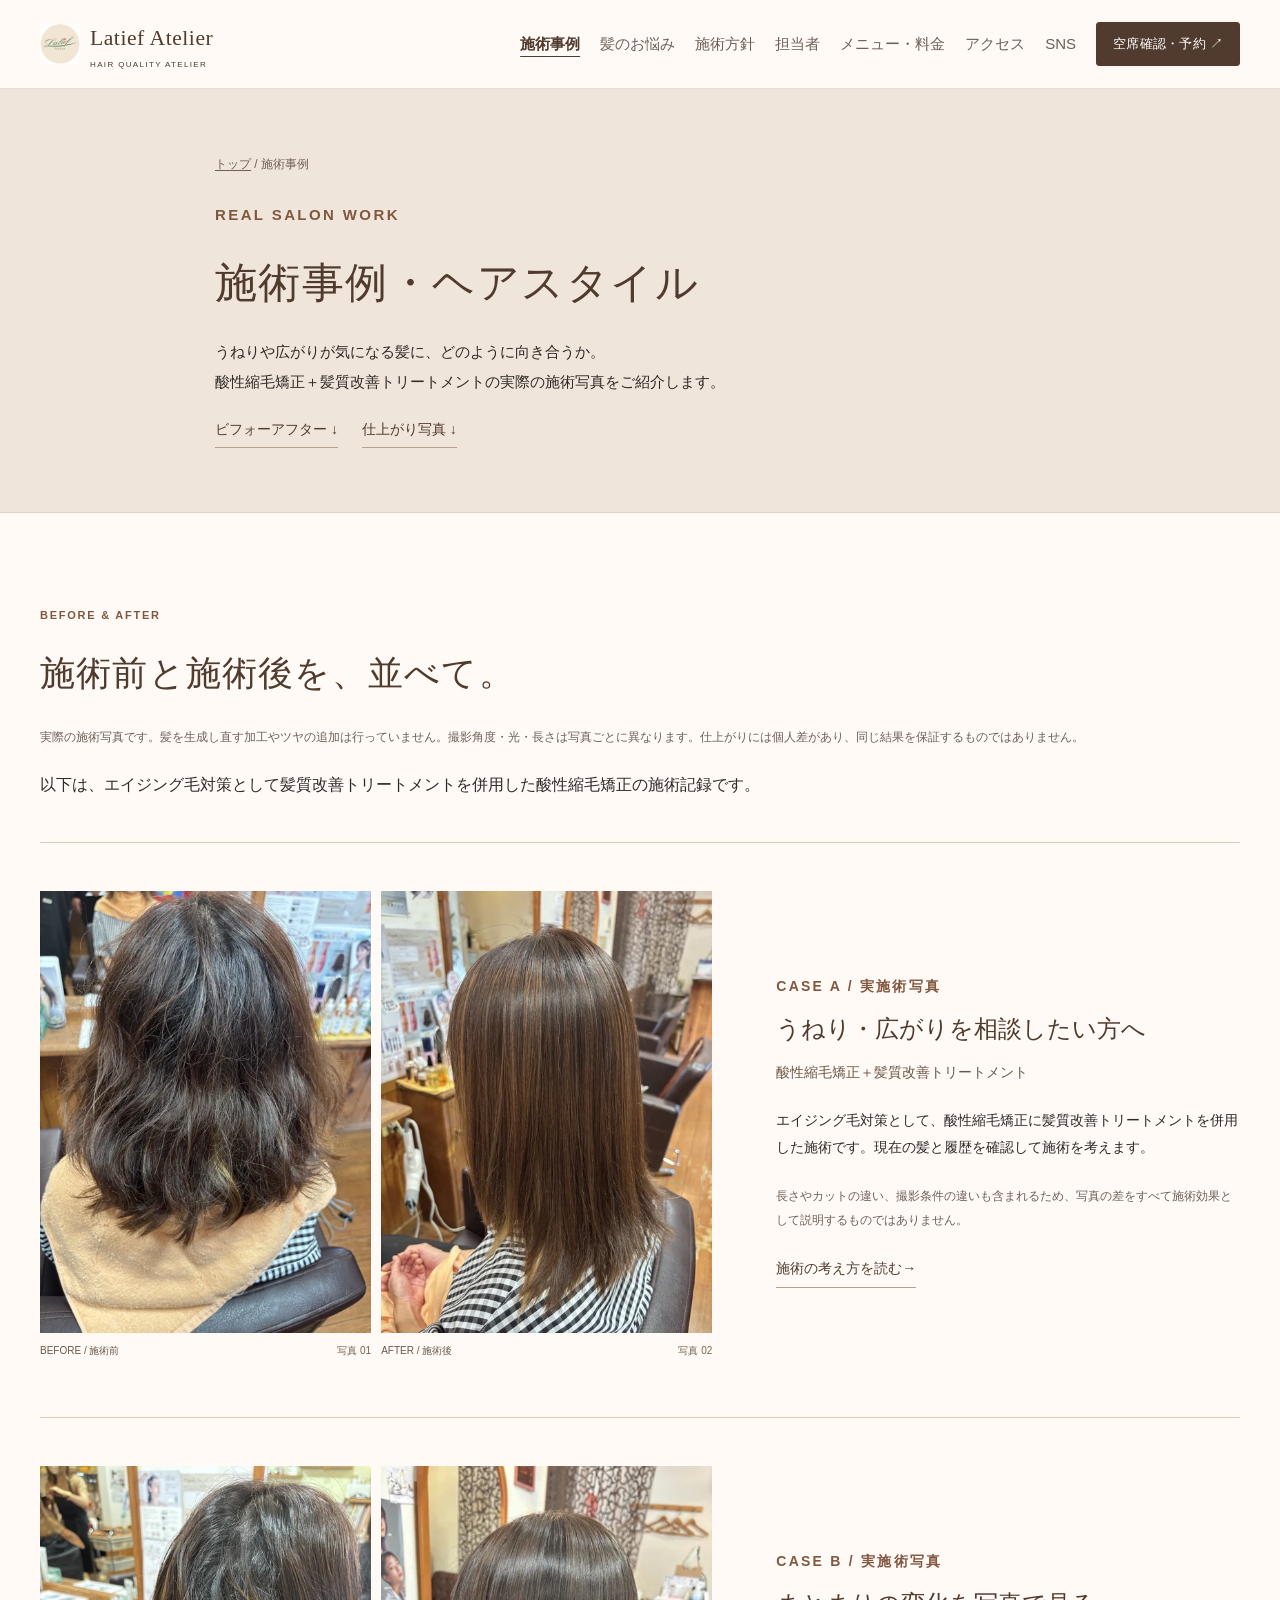
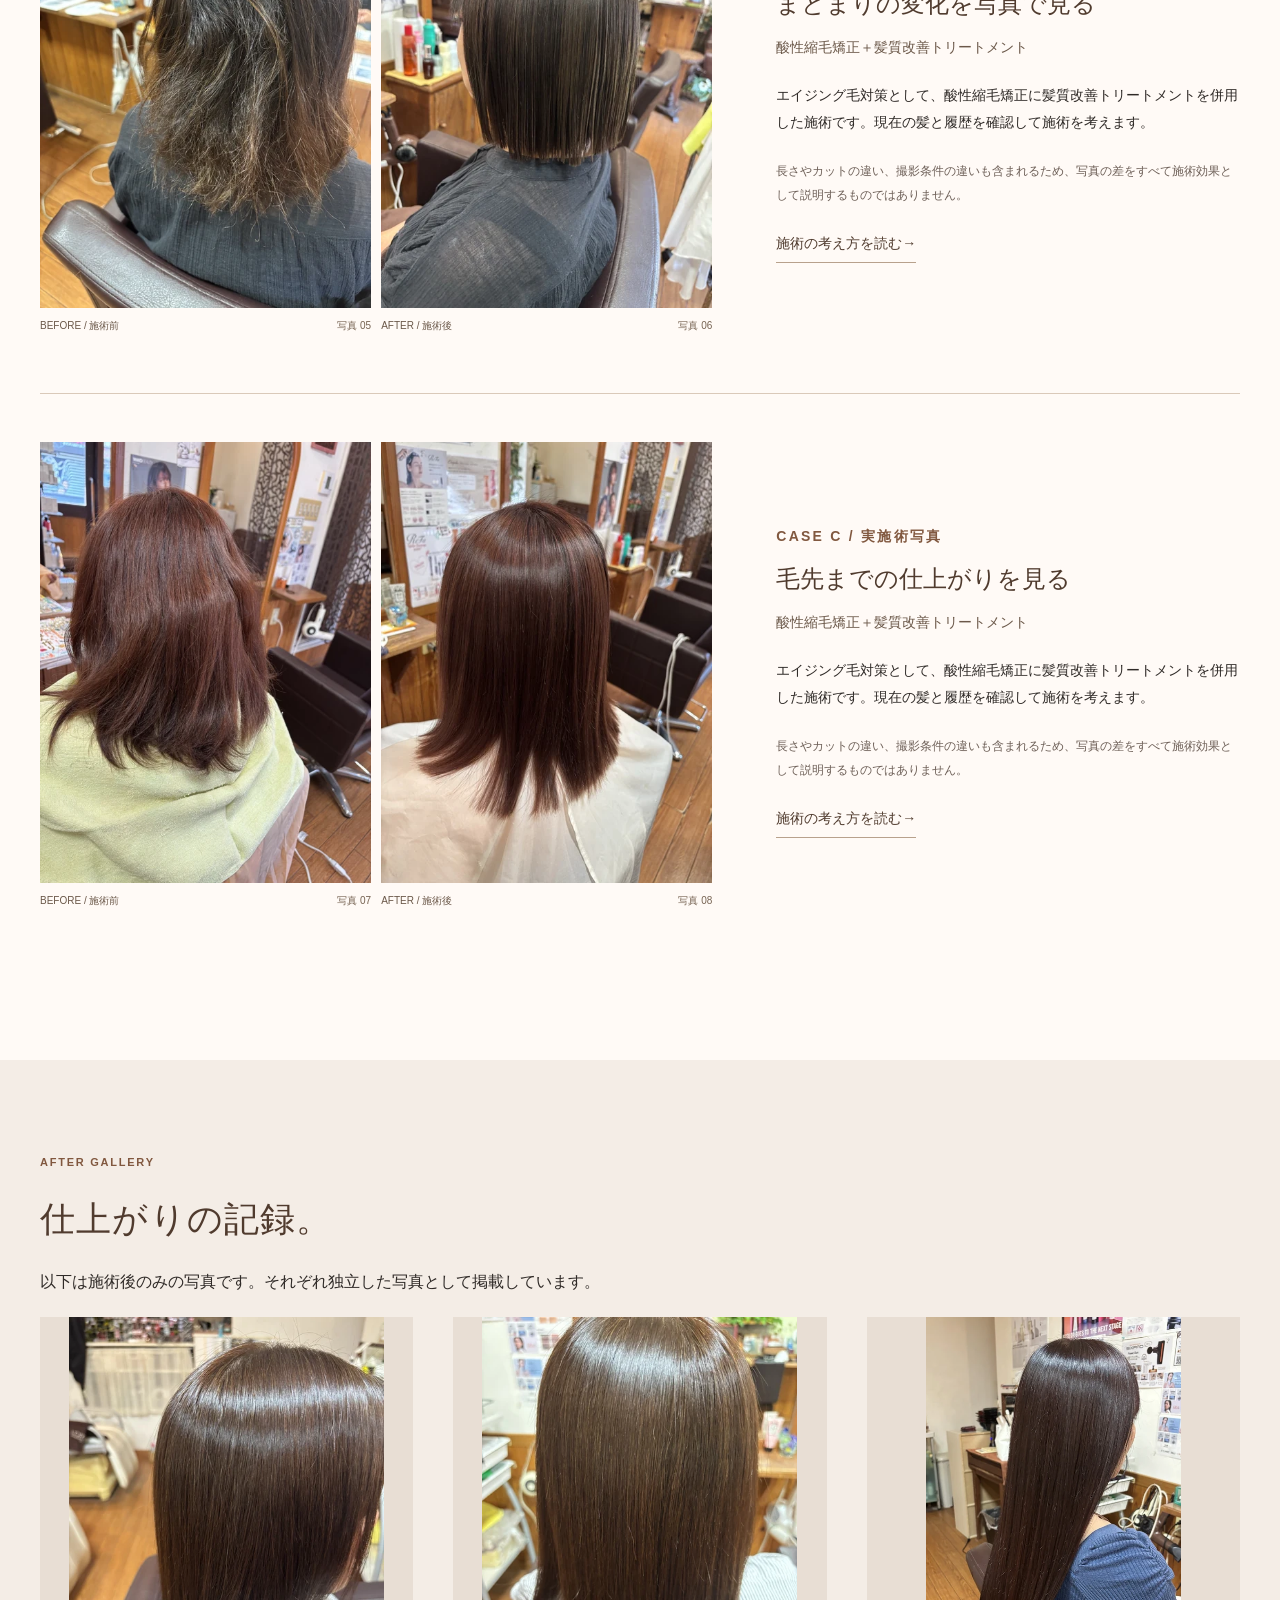
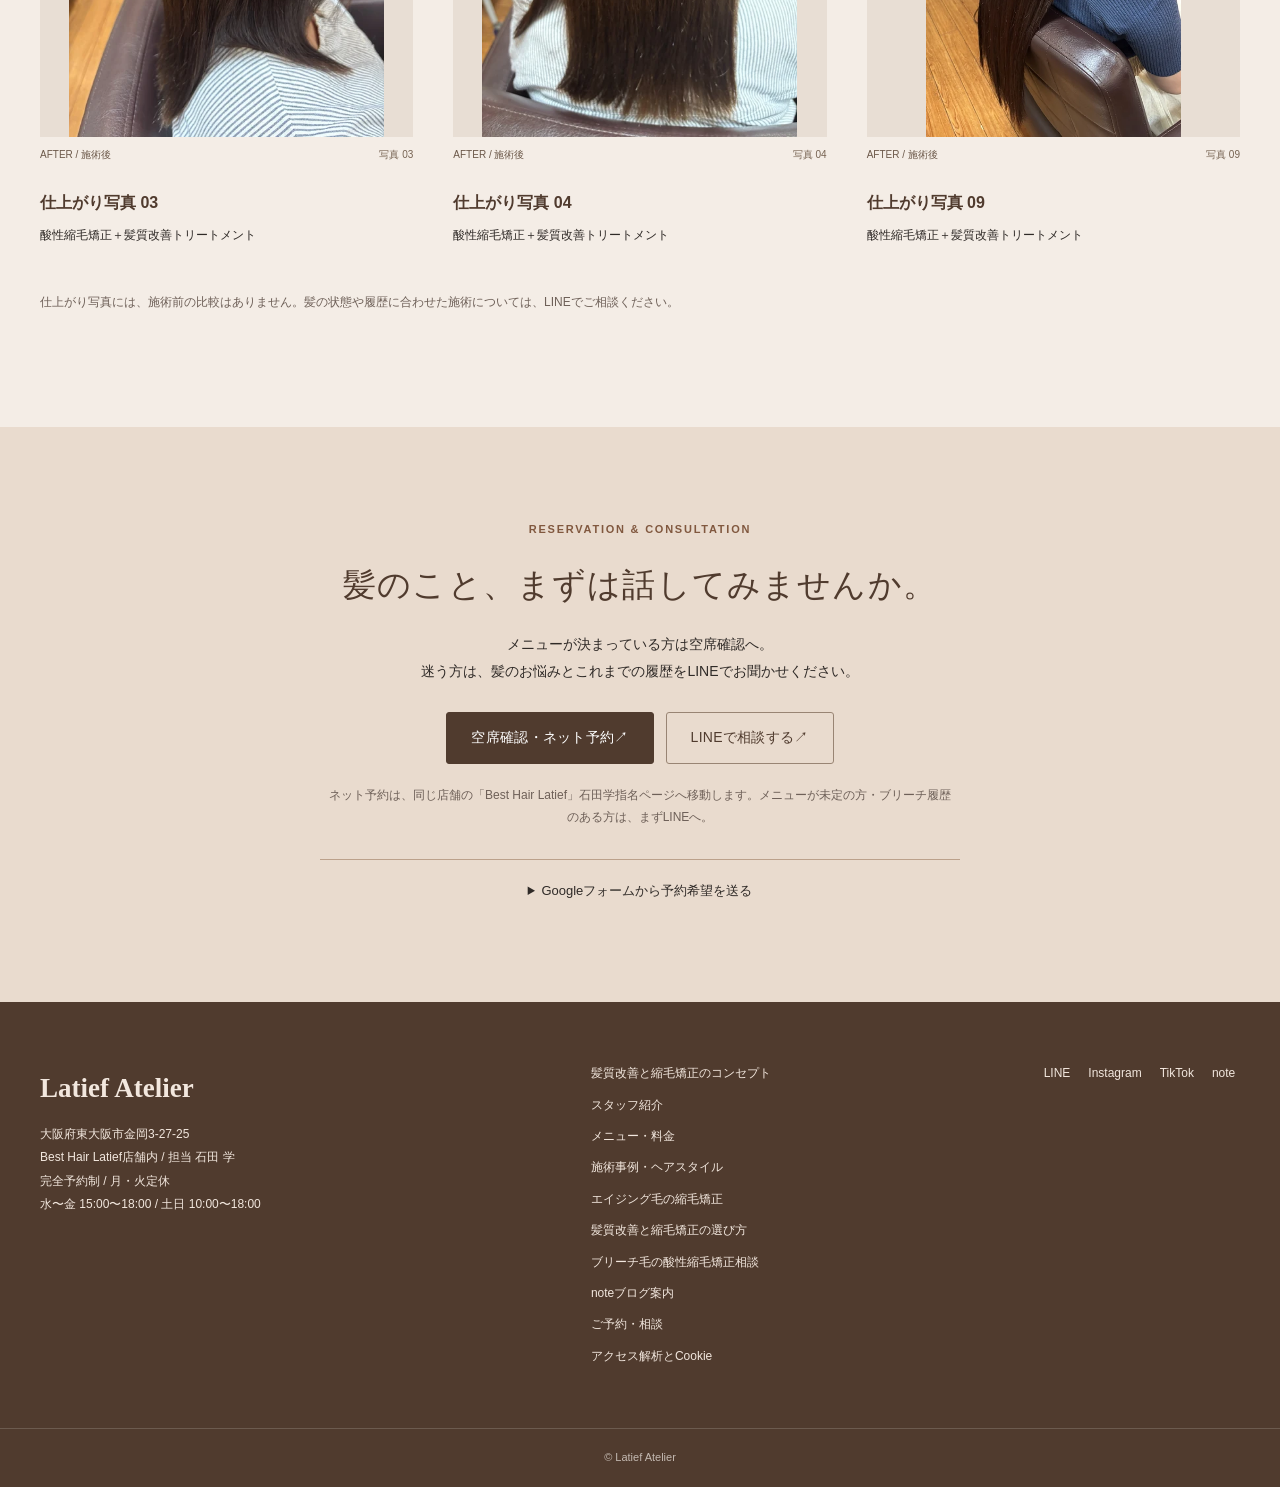
<file: hairstyle.html>
<!DOCTYPE html>
<html lang="ja">
<head>
  <meta charset="UTF-8">
  <meta name="viewport" content="width=device-width, initial-scale=1.0">
  <title>酸性縮毛矯正・髪質改善の施術事例｜東大阪 Latief Atelier</title>
  <meta name="description" content="東大阪市金岡のLatief Atelierの実施術写真。酸性縮毛矯正と髪質改善トリートメントを併用したビフォーアフターと仕上がりを掲載。弥刀・久宝寺口周辺からの髪の相談は石田学へ。">
  <meta name="robots" content="index, follow">
  <link rel="canonical" href="https://latiefatelier.com/hairstyle.html">
  <meta property="og:title" content="酸性縮毛矯正・髪質改善の施術事例｜東大阪 Latief Atelier">
  <meta property="og:description" content="東大阪市金岡のLatief Atelierの実施術写真。酸性縮毛矯正と髪質改善トリートメントを併用したビフォーアフターと仕上がりを掲載。弥刀・久宝寺口周辺からの髪の相談は石田学へ。">
  <meta property="og:type" content="website">
  <meta property="og:url" content="https://latiefatelier.com/hairstyle.html">
  <meta property="og:locale" content="ja_JP">
  <meta property="og:site_name" content="Latief Atelier">
  <meta property="og:image" content="https://latiefatelier.com/assets/images/cases/04-960.webp">
  <meta name="twitter:card" content="summary_large_image">
  <meta name="twitter:title" content="酸性縮毛矯正・髪質改善の施術事例｜東大阪 Latief Atelier">
  <meta name="twitter:description" content="東大阪市金岡のLatief Atelierの実施術写真。酸性縮毛矯正と髪質改善トリートメントを併用したビフォーアフターと仕上がりを掲載。弥刀・久宝寺口周辺からの髪の相談は石田学へ。">
  <meta name="twitter:image" content="https://latiefatelier.com/assets/images/cases/04-960.webp">
  <link rel="stylesheet" href="stylesheet.css">
<link rel="stylesheet" href="renewal.css">
  <script type="application/ld+json">
{
  "@context": "https://schema.org",
  "@graph": [
    {
      "@type": "BreadcrumbList",
      "itemListElement": [
        {
          "@type": "ListItem",
          "position": 1,
          "name": "トップ",
          "item": "https://latiefatelier.com/"
        },
        {
          "@type": "ListItem",
          "position": 2,
          "name": "施術事例・ヘアスタイル",
          "item": "https://latiefatelier.com/hairstyle.html"
        }
      ]
    },
    {
      "@type": "ImageGallery",
      "name": "酸性縮毛矯正・髪質改善の施術事例｜東大阪 Latief Atelier",
      "url": "https://latiefatelier.com/hairstyle.html",
      "@id": "https://latiefatelier.com/hairstyle.html#webpage",
      "description": "東大阪市金岡のLatief Atelierの実施術写真。酸性縮毛矯正と髪質改善トリートメントを併用したビフォーアフターと仕上がりを掲載。弥刀・久宝寺口周辺からの髪の相談は石田学へ。",
      "inLanguage": "ja",
      "isPartOf": {
        "@id": "https://latiefatelier.com/#website"
      },
      "about": {
        "@id": "https://latiefatelier.com/#salon"
      },
      "image": [
        {
          "@type": "ImageObject",
          "contentUrl": "https://latiefatelier.com/assets/images/cases/01-960.webp",
          "caption": "写真01：酸性縮毛矯正前の髪"
        },
        {
          "@type": "ImageObject",
          "contentUrl": "https://latiefatelier.com/assets/images/cases/02-960.webp",
          "caption": "写真02：酸性縮毛矯正と髪質改善トリートメント併用後の髪"
        },
        {
          "@type": "ImageObject",
          "contentUrl": "https://latiefatelier.com/assets/images/cases/03-960.webp",
          "caption": "写真03：酸性縮毛矯正と髪質改善トリートメント併用後の髪"
        },
        {
          "@type": "ImageObject",
          "contentUrl": "https://latiefatelier.com/assets/images/cases/04-960.webp",
          "caption": "写真04：酸性縮毛矯正と髪質改善トリートメント併用後の髪"
        },
        {
          "@type": "ImageObject",
          "contentUrl": "https://latiefatelier.com/assets/images/cases/05-960.webp",
          "caption": "写真05：酸性縮毛矯正前の髪"
        },
        {
          "@type": "ImageObject",
          "contentUrl": "https://latiefatelier.com/assets/images/cases/06-960.webp",
          "caption": "写真06：酸性縮毛矯正と髪質改善トリートメント併用後の髪"
        },
        {
          "@type": "ImageObject",
          "contentUrl": "https://latiefatelier.com/assets/images/cases/07-960.webp",
          "caption": "写真07：酸性縮毛矯正前の髪"
        },
        {
          "@type": "ImageObject",
          "contentUrl": "https://latiefatelier.com/assets/images/cases/08-960.webp",
          "caption": "写真08：酸性縮毛矯正と髪質改善トリートメント併用後の髪"
        },
        {
          "@type": "ImageObject",
          "contentUrl": "https://latiefatelier.com/assets/images/cases/09-960.webp",
          "caption": "写真09：酸性縮毛矯正と髪質改善トリートメント併用後の髪"
        }
      ]
    }
  ]
}
</script>
</head>
<body>
<a class="skip-link" href="#main">本文へ移動</a>
<header class="site-header">
<div class="container header-inner">
<a class="site-logo" href="index.html" aria-label="Latief Atelier トップページへ">
<img src="assets/images/logo-web.png" width="40" height="40" alt="">
<span>Latief Atelier<small>HAIR QUALITY ATELIER</small>
</span>
</a>
<button class="nav-toggle" type="button" aria-controls="global-nav" aria-expanded="false">
<span class="nav-toggle-line">
</span>
<span class="sr-only">メニューを開閉</span>
</button>
<nav id="global-nav" class="global-nav" aria-label="グローバルナビゲーション">
<a href="hairstyle.html" aria-current="page">施術事例</a>
<a href="aging-hair.html">髪のお悩み</a>
<a href="concept.html">施術方針</a>
<a href="staff.html">担当者</a>
<a href="pricing.html">メニュー・料金</a>
<a href="index.html#access">アクセス</a>
<a href="index.html#journal">SNS</a>
<a class="button button-small" href="https://beauty.hotpepper.jp/CSP/bt/reserve/?storeId=H000819673&amp;stylistId=T001129687" target="_blank" rel="noopener noreferrer">空席確認・予約 ↗</a>
</nav>
</div>
</header>
<main id="main">
<section class="page-hero">
<div class="container">
<nav class="guide-breadcrumb" aria-label="パンくず">
<a href="index.html">トップ</a> / 施術事例</nav>
<p class="eyebrow">REAL SALON WORK</p>
<h1>施術事例・ヘアスタイル</h1>
<p>うねりや広がりが気になる髪に、どのように向き合うか。<br>酸性縮毛矯正＋髪質改善トリートメントの実際の施術写真をご紹介します。</p>
<div class="inline-links">
<a class="text-link" href="#comparisons">ビフォーアフター ↓</a>
<a class="text-link" href="#after-gallery">仕上がり写真 ↓</a>
</div>
</div>
</section>
<section class="section" id="comparisons">
<div class="container">
<p class="eyebrow">BEFORE & AFTER</p>
<h2>施術前と施術後を、並べて。</h2>
<p class="photo-note">実際の施術写真です。髪を生成し直す加工やツヤの追加は行っていません。撮影角度・光・長さは写真ごとに異なります。仕上がりには個人差があり、同じ結果を保証するものではありません。</p>
<p>以下は、エイジング毛対策として髪質改善トリートメントを併用した酸性縮毛矯正の施術記録です。</p>
<div class="case-list">
<article class="case-entry" id="case-a">
<div class="comparison" data-pair="A">
<figure class="case-photo">
<img src="assets/images/cases/01-960.webp" srcset="assets/images/cases/01-480.webp 480w, assets/images/cases/01-960.webp 960w" sizes="(max-width: 680px) 46vw, 360px" width="1152" height="1536" alt="写真01：酸性縮毛矯正前の髪の後ろ姿" loading="lazy" decoding="async">
<figcaption>BEFORE / 施術前<span>写真 01</span>
</figcaption>
</figure>
<figure class="case-photo">
<img src="assets/images/cases/02-960.webp" srcset="assets/images/cases/02-480.webp 480w, assets/images/cases/02-960.webp 960w" sizes="(max-width: 680px) 46vw, 360px" width="1152" height="1536" alt="写真02：酸性縮毛矯正と髪質改善トリートメント併用後の髪" loading="lazy" decoding="async">
<figcaption>AFTER / 施術後<span>写真 02</span>
</figcaption>
</figure>
</div>
<div class="case-copy">
<p class="eyebrow">CASE A / 実施術写真</p>
<h3>うねり・広がりを相談したい方へ</h3>
<p class="treatment-label">酸性縮毛矯正＋髪質改善トリートメント</p>
<p>エイジング毛対策として、酸性縮毛矯正に髪質改善トリートメントを併用した施術です。現在の髪と履歴を確認して施術を考えます。</p>
<p class="photo-note">長さやカットの違い、撮影条件の違いも含まれるため、写真の差をすべて施術効果として説明するものではありません。</p>
<a class="text-link" href="aging-hair.html">施術の考え方を読む <span aria-hidden="true">→</span>
</a>
</div>
</article>
<article class="case-entry" id="case-b">
<div class="comparison" data-pair="B">
<figure class="case-photo">
<img src="assets/images/cases/05-960.webp" srcset="assets/images/cases/05-480.webp 480w, assets/images/cases/05-960.webp 960w" sizes="(max-width: 680px) 46vw, 360px" width="1152" height="1536" alt="写真05：酸性縮毛矯正前の髪の後ろ姿" loading="lazy" decoding="async">
<figcaption>BEFORE / 施術前<span>写真 05</span>
</figcaption>
</figure>
<figure class="case-photo">
<img src="assets/images/cases/06-960.webp" srcset="assets/images/cases/06-480.webp 480w, assets/images/cases/06-960.webp 960w" sizes="(max-width: 680px) 46vw, 360px" width="1152" height="1536" alt="写真06：酸性縮毛矯正と髪質改善トリートメント併用後の髪" loading="lazy" decoding="async">
<figcaption>AFTER / 施術後<span>写真 06</span>
</figcaption>
</figure>
</div>
<div class="case-copy">
<p class="eyebrow">CASE B / 実施術写真</p>
<h3>まとまりの変化を写真で見る</h3>
<p class="treatment-label">酸性縮毛矯正＋髪質改善トリートメント</p>
<p>エイジング毛対策として、酸性縮毛矯正に髪質改善トリートメントを併用した施術です。現在の髪と履歴を確認して施術を考えます。</p>
<p class="photo-note">長さやカットの違い、撮影条件の違いも含まれるため、写真の差をすべて施術効果として説明するものではありません。</p>
<a class="text-link" href="aging-hair.html">施術の考え方を読む <span aria-hidden="true">→</span>
</a>
</div>
</article>
<article class="case-entry" id="case-c">
<div class="comparison" data-pair="C">
<figure class="case-photo">
<img src="assets/images/cases/07-960.webp" srcset="assets/images/cases/07-480.webp 480w, assets/images/cases/07-960.webp 960w" sizes="(max-width: 680px) 46vw, 360px" width="1152" height="1536" alt="写真07：酸性縮毛矯正前の髪の後ろ姿" loading="lazy" decoding="async">
<figcaption>BEFORE / 施術前<span>写真 07</span>
</figcaption>
</figure>
<figure class="case-photo">
<img src="assets/images/cases/08-960.webp" srcset="assets/images/cases/08-480.webp 480w, assets/images/cases/08-960.webp 960w" sizes="(max-width: 680px) 46vw, 360px" width="1152" height="1536" alt="写真08：酸性縮毛矯正と髪質改善トリートメント併用後の髪" loading="lazy" decoding="async">
<figcaption>AFTER / 施術後<span>写真 08</span>
</figcaption>
</figure>
</div>
<div class="case-copy">
<p class="eyebrow">CASE C / 実施術写真</p>
<h3>毛先までの仕上がりを見る</h3>
<p class="treatment-label">酸性縮毛矯正＋髪質改善トリートメント</p>
<p>エイジング毛対策として、酸性縮毛矯正に髪質改善トリートメントを併用した施術です。現在の髪と履歴を確認して施術を考えます。</p>
<p class="photo-note">長さやカットの違い、撮影条件の違いも含まれるため、写真の差をすべて施術効果として説明するものではありません。</p>
<a class="text-link" href="aging-hair.html">施術の考え方を読む <span aria-hidden="true">→</span>
</a>
</div>
</article>
</div>
</div>
</section>
<section id="after-gallery" class="section section-soft">
<div class="container">
<p class="eyebrow">AFTER GALLERY</p>
<h2>仕上がりの記録。</h2>
<p>以下は施術後のみの写真です。それぞれ独立した写真として掲載しています。</p>
<div class="after-grid">
<article>
<figure class="case-photo">
<img src="assets/images/cases/03-960.webp" srcset="assets/images/cases/03-480.webp 480w, assets/images/cases/03-960.webp 960w" sizes="(max-width: 680px) 90vw, 360px" width="1152" height="1536" alt="写真03：酸性縮毛矯正と髪質改善トリートメント併用後の髪" loading="lazy" decoding="async">
<figcaption>AFTER / 施術後<span>写真 03</span>
</figcaption>
</figure>
<h3>仕上がり写真 03</h3>
<p>酸性縮毛矯正＋髪質改善トリートメント</p>
</article>
<article>
<figure class="case-photo">
<img src="assets/images/cases/04-960.webp" srcset="assets/images/cases/04-480.webp 480w, assets/images/cases/04-960.webp 960w" sizes="(max-width: 680px) 90vw, 360px" width="1152" height="1536" alt="写真04：酸性縮毛矯正と髪質改善トリートメント併用後の髪" loading="lazy" decoding="async">
<figcaption>AFTER / 施術後<span>写真 04</span>
</figcaption>
</figure>
<h3>仕上がり写真 04</h3>
<p>酸性縮毛矯正＋髪質改善トリートメント</p>
</article>
<article>
<figure class="case-photo">
<img src="assets/images/cases/09-960.webp" srcset="assets/images/cases/09-480.webp 480w, assets/images/cases/09-960.webp 960w" sizes="(max-width: 680px) 90vw, 360px" width="860" height="1416" alt="写真09：酸性縮毛矯正と髪質改善トリートメント併用後の髪" loading="lazy" decoding="async">
<figcaption>AFTER / 施術後<span>写真 09</span>
</figcaption>
</figure>
<h3>仕上がり写真 09</h3>
<p>酸性縮毛矯正＋髪質改善トリートメント</p>
</article>
</div>
<p class="photo-note">仕上がり写真には、施術前の比較はありません。髪の状態や履歴に合わせた施術については、LINEでご相談ください。</p>
</div>
</section>
<section id="reservation" class="section section-accent">
<div class="container booking-panel">
<p class="eyebrow">RESERVATION & CONSULTATION</p>
<h2>髪のこと、まずは話してみませんか。</h2>
<p>メニューが決まっている方は空席確認へ。<br>迷う方は、髪のお悩みとこれまでの履歴をLINEでお聞かせください。</p>
<div class="reservation-actions">
<a class="button" href="https://beauty.hotpepper.jp/CSP/bt/reserve/?storeId=H000819673&amp;stylistId=T001129687" target="_blank" rel="noopener noreferrer">空席確認・ネット予約<span aria-hidden="true"> ↗</span>
</a>
<a class="button button-secondary line-button" href="https://lin.ee/6GPeVmwn" target="_blank" rel="noopener noreferrer">LINEで相談する<span aria-hidden="true"> ↗</span>
</a>
</div>
<p class="booking-note">ネット予約は、同じ店舗の「Best Hair Latief」石田学指名ページへ移動します。メニューが未定の方・ブリーチ履歴のある方は、まずLINEへ。</p>
<details class="form-option">
<summary>Googleフォームから予約希望を送る</summary>
<p>LINE・Googleフォームは希望日時を伺い、調整後に当店から本予約確定の連絡をお返しします。ホットペッパーでは予約完了画面と内容をご確認ください。</p>
<a class="text-link" href="https://docs.google.com/forms/d/e/1FAIpQLSenfjEN9BArRA2PpPxyo5vL9c3WmB7zXqXQNt8PEVHBXvngTw/viewform?usp=header" target="_blank" rel="noopener noreferrer">予約希望フォームを開く ↗</a>
</details>
</div>
</section>
</main>
<footer class="site-footer">
    <div class="container footer-grid">
      <div>
        <p class="footer-logo">Latief Atelier</p>
        <p>大阪府東大阪市金岡3-27-25<br>Best Hair Latief店舗内 / 担当 石田 学<br>完全予約制 / 月・火定休<br>水〜金 15:00〜18:00 / 土日 10:00〜18:00</p>
      </div>
      <nav class="footer-nav" aria-label="フッターナビゲーション">
        <a href="concept.html">髪質改善と縮毛矯正のコンセプト</a>
        <a href="staff.html">スタッフ紹介</a>
        <a href="pricing.html">メニュー・料金</a>
        <a href="hairstyle.html">施術事例・ヘアスタイル</a>
        <a href="aging-hair.html">エイジング毛の縮毛矯正</a>
        <a href="hair-treatment.html">髪質改善と縮毛矯正の選び方</a>
        <a href="bleached-hair.html">ブリーチ毛の酸性縮毛矯正相談</a>
        <a href="blog.html">noteブログ案内</a>
        <a href="index.html#reservation">ご予約・相談</a>
      <a href="privacy.html">アクセス解析とCookie</a>
</nav>
      <div class="footer-sns">
        <a href="https://lin.ee/6GPeVmwn" target="_blank" rel="noopener noreferrer">LINE</a>
        <a href="https://www.instagram.com/latief_atelier?igsh=MW42ZXM1Z3Rob2Y1cg%3D%3D&utm_source=qr" target="_blank" rel="noopener noreferrer">Instagram</a>
        <a href="https://www.tiktok.com/@latiefatelier8?_r=1&_t=ZS-96b59ofkvR6" target="_blank" rel="noopener noreferrer">TikTok</a>
        <a href="https://note.com/brave_phlox2184" target="_blank" rel="noopener noreferrer">note</a>
      </div>
    </div>
    <p class="copyright">&copy; Latief Atelier</p>
  </footer>
<nav class="mobile-reserve-bar" aria-label="スマートフォン用予約導線">
<a href="https://beauty.hotpepper.jp/CSP/bt/reserve/?storeId=H000819673&amp;stylistId=T001129687" target="_blank" rel="noopener noreferrer">空席確認・予約 ↗</a>
<a href="https://lin.ee/6GPeVmwn" target="_blank" rel="noopener noreferrer">LINE相談 ↗</a>
</nav>
<script src="script.js" defer>
</script>
<script src="analytics-config.js" defer></script>
<script src="analytics.js" defer></script>
</body>
</html>
</file>
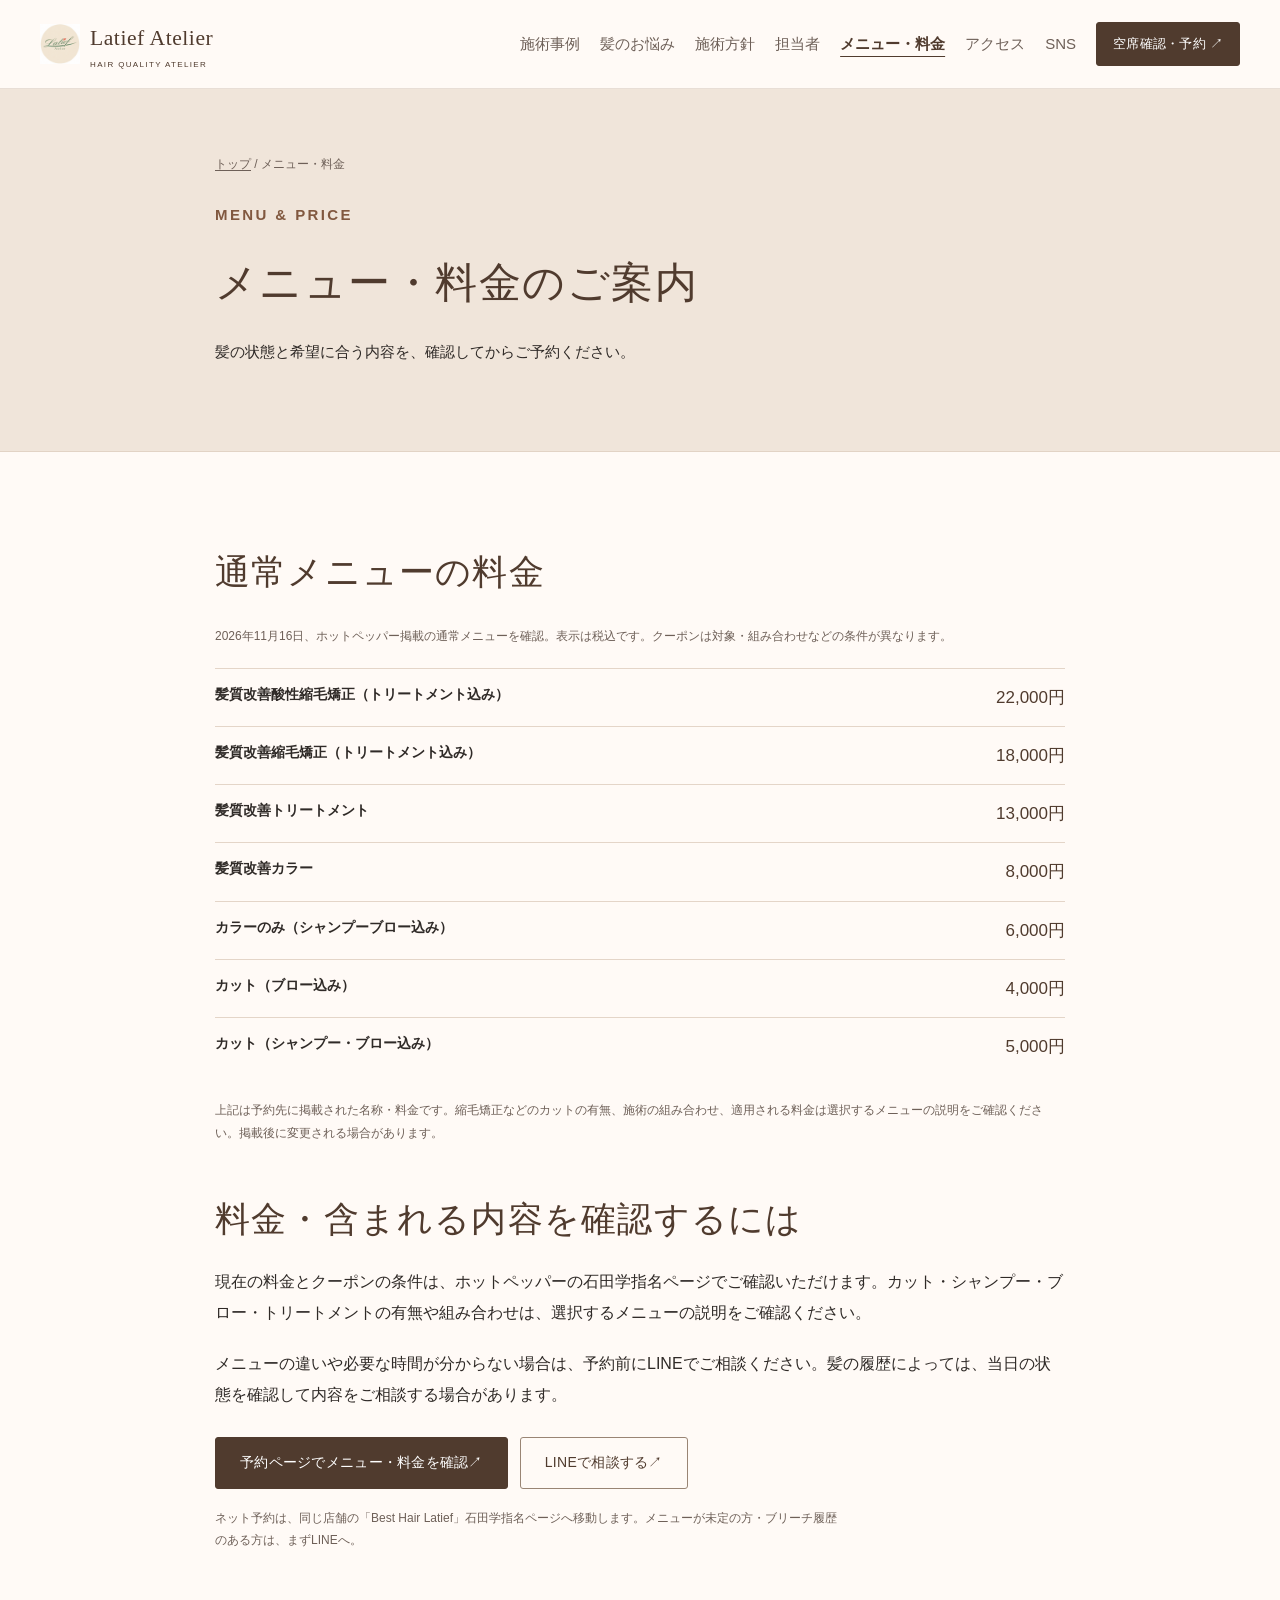
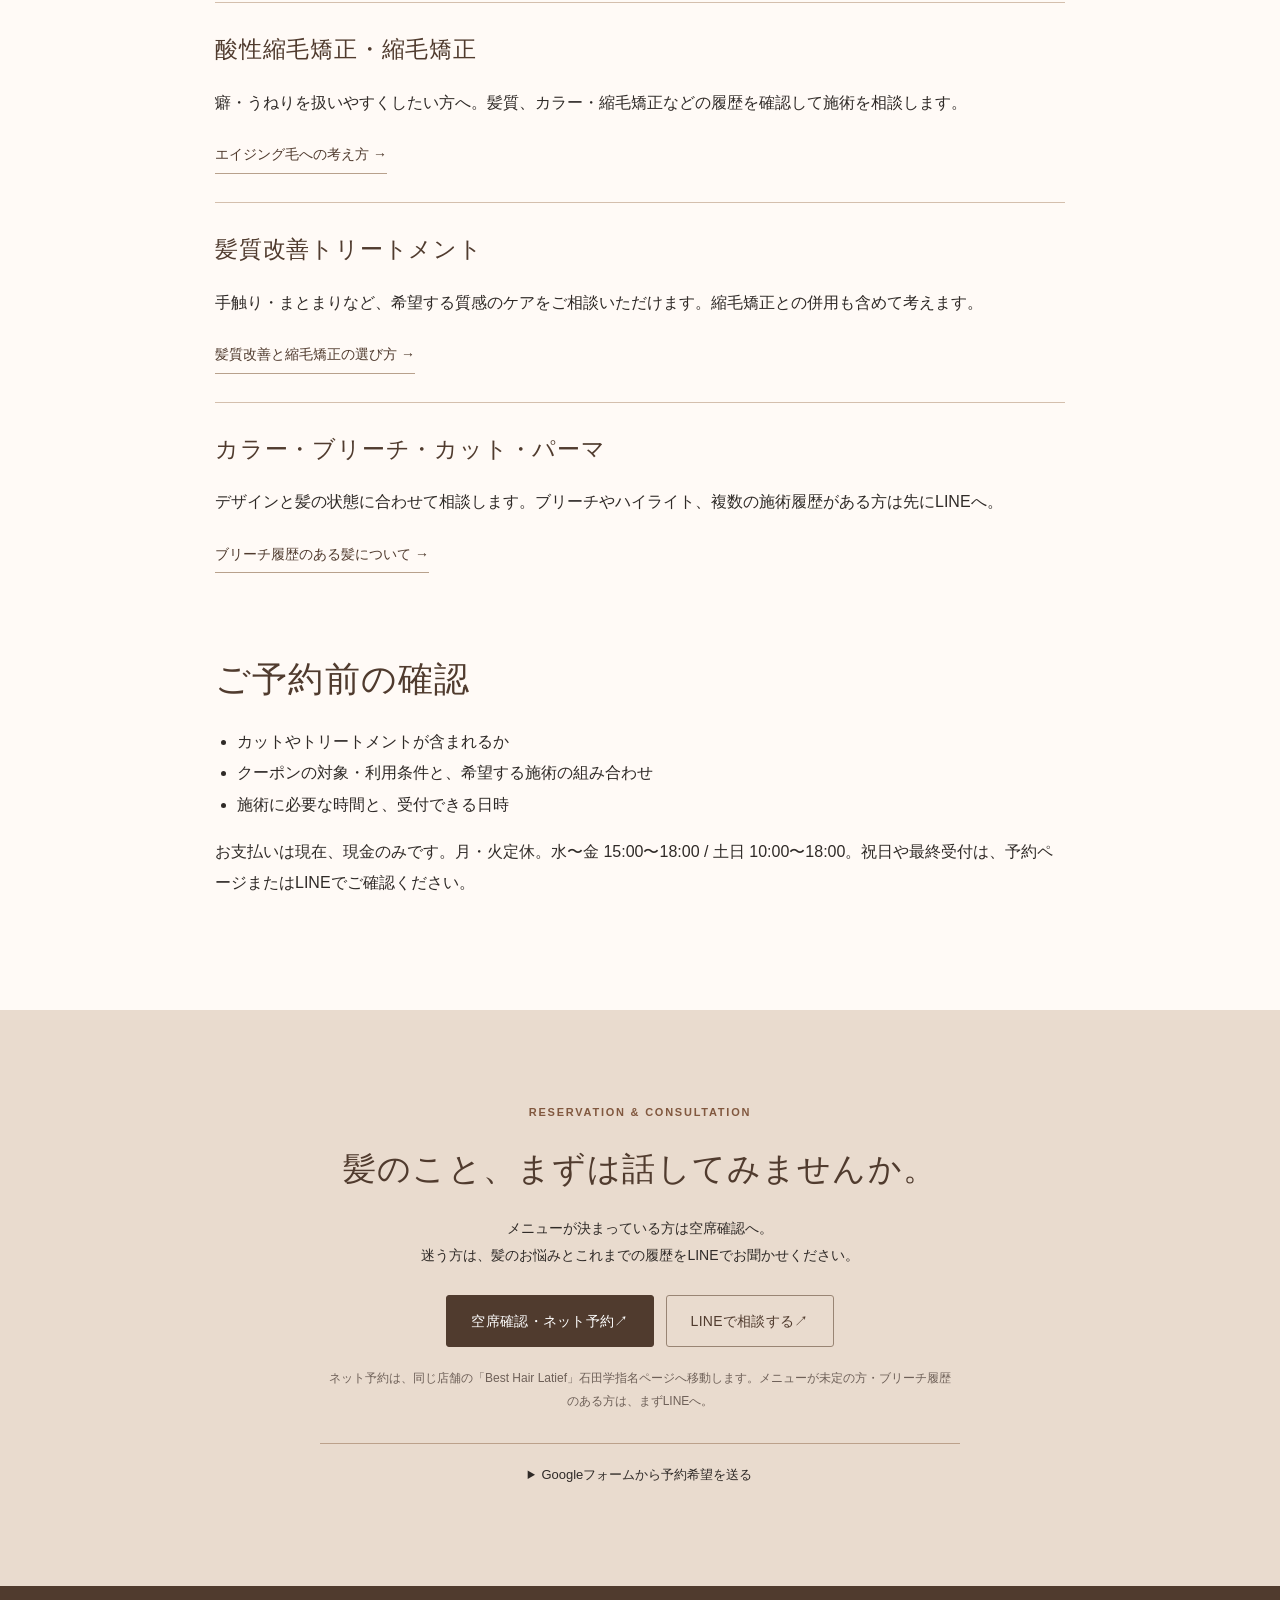
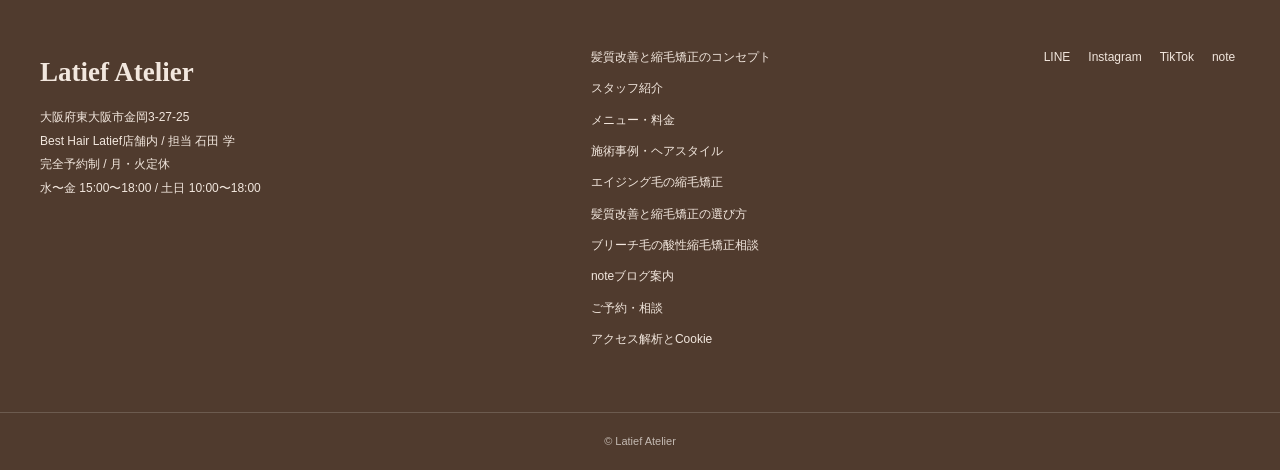
<file: pricing.html>
<!DOCTYPE html>
<html lang="ja">
<head>
  <meta charset="UTF-8">
  <meta name="viewport" content="width=device-width, initial-scale=1.0">
  <title>髪質改善・縮毛矯正のメニューと料金｜東大阪 Latief Atelier</title>
  <meta name="description" content="東大阪市金岡・弥刀のLatief Atelierのメニュー・料金。酸性縮毛矯正・髪質改善トリートメント・カラー・カットの通常料金と確認方法をご案内。石田学指名の予約ページとLINE相談へ。">
  <meta name="robots" content="index, follow">
  <link rel="canonical" href="https://latiefatelier.com/pricing.html">
  <meta property="og:title" content="髪質改善・縮毛矯正のメニューと料金｜東大阪 Latief Atelier">
  <meta property="og:description" content="東大阪市金岡・弥刀のLatief Atelierのメニュー・料金。酸性縮毛矯正・髪質改善トリートメント・カラー・カットの通常料金と確認方法をご案内。石田学指名の予約ページとLINE相談へ。">
  <meta property="og:type" content="website">
  <meta property="og:url" content="https://latiefatelier.com/pricing.html">
  <meta property="og:locale" content="ja_JP">
  <meta property="og:site_name" content="Latief Atelier">
  <meta property="og:image" content="https://latiefatelier.com/assets/images/cases/04-960.webp">
  <meta name="twitter:card" content="summary_large_image">
  <meta name="twitter:title" content="髪質改善・縮毛矯正のメニューと料金｜東大阪 Latief Atelier">
  <meta name="twitter:description" content="東大阪市金岡・弥刀のLatief Atelierのメニュー・料金。酸性縮毛矯正・髪質改善トリートメント・カラー・カットの通常料金と確認方法をご案内。石田学指名の予約ページとLINE相談へ。">
  <meta name="twitter:image" content="https://latiefatelier.com/assets/images/cases/04-960.webp">
  <link rel="stylesheet" href="stylesheet.css">
<link rel="stylesheet" href="renewal.css">
  <script type="application/ld+json">
{
  "@context": "https://schema.org",
  "@graph": [
    {
      "@type": "BreadcrumbList",
      "itemListElement": [
        {
          "@type": "ListItem",
          "position": 1,
          "name": "トップ",
          "item": "https://latiefatelier.com/"
        },
        {
          "@type": "ListItem",
          "position": 2,
          "name": "メニュー・料金",
          "item": "https://latiefatelier.com/pricing.html"
        }
      ]
    },
    {
      "@type": "ItemList",
      "name": "Latief Atelier 料金メニュー",
      "itemListElement": [
        {
          "@type": "Service",
          "name": "髪質改善トリートメント"
        },
        {
          "@type": "Service",
          "name": "髪質改善縮毛矯正"
        },
        {
          "@type": "Service",
          "name": "髪質改善酸性縮毛矯正"
        },
        {
          "@type": "Service",
          "name": "ヘアカット"
        }
      ]
    },
    {
      "@type": "WebPage",
      "@id": "https://latiefatelier.com/pricing.html#webpage",
      "url": "https://latiefatelier.com/pricing.html",
      "name": "髪質改善・縮毛矯正のメニューと料金｜東大阪 Latief Atelier",
      "description": "東大阪市金岡・弥刀のLatief Atelierのメニュー・料金。酸性縮毛矯正・髪質改善トリートメント・カラー・カットの通常料金と確認方法をご案内。石田学指名の予約ページとLINE相談へ。",
      "inLanguage": "ja",
      "isPartOf": {
        "@id": "https://latiefatelier.com/#website"
      },
      "about": {
        "@id": "https://latiefatelier.com/#salon"
      }
    }
  ]
}
</script>
</head>
<body>
<a class="skip-link" href="#main">本文へ移動</a>
<header class="site-header">
<div class="container header-inner">
<a class="site-logo" href="index.html" aria-label="Latief Atelier トップページへ">
<img src="assets/images/logo-web.png" width="40" height="40" alt="">
<span>Latief Atelier<small>HAIR QUALITY ATELIER</small>
</span>
</a>
<button class="nav-toggle" type="button" aria-controls="global-nav" aria-expanded="false">
<span class="nav-toggle-line">
</span>
<span class="sr-only">メニューを開閉</span>
</button>
<nav id="global-nav" class="global-nav" aria-label="グローバルナビゲーション">
<a href="hairstyle.html">施術事例</a>
<a href="aging-hair.html">髪のお悩み</a>
<a href="concept.html">施術方針</a>
<a href="staff.html">担当者</a>
<a href="pricing.html" aria-current="page">メニュー・料金</a>
<a href="index.html#access">アクセス</a>
<a href="index.html#journal">SNS</a>
<a class="button button-small" href="https://beauty.hotpepper.jp/CSP/bt/reserve/?storeId=H000819673&amp;stylistId=T001129687" target="_blank" rel="noopener noreferrer">空席確認・予約 ↗</a>
</nav>
</div>
</header>
<main id="main">
<section class="page-hero">
<div class="container">
<nav class="guide-breadcrumb" aria-label="パンくず"><a href="index.html">トップ</a><span aria-hidden="true"> / </span><span aria-current="page">メニュー・料金</span></nav>
<p class="eyebrow">MENU & PRICE</p>
<h1>メニュー・料金のご案内</h1>
<p>髪の状態と希望に合う内容を、確認してからご予約ください。</p>
</div>
</section>
<section class="section">
<div class="container faq-width">
<section class="verified-prices">
<h2>通常メニューの料金</h2>
<p class="photo-note">2026年11月16日、ホットペッパー掲載の通常メニューを確認。表示は税込です。クーポンは対象・組み合わせなどの条件が異なります。</p>
<dl class="price-list">
<div>
<dt>髪質改善酸性縮毛矯正（トリートメント込み）</dt>
<dd>22,000円</dd>
</div>
<div>
<dt>髪質改善縮毛矯正（トリートメント込み）</dt>
<dd>18,000円</dd>
</div>
<div>
<dt>髪質改善トリートメント</dt>
<dd>13,000円</dd>
</div>
<div>
<dt>髪質改善カラー</dt>
<dd>8,000円</dd>
</div>
<div>
<dt>カラーのみ（シャンプーブロー込み）</dt>
<dd>6,000円</dd>
</div>
<div>
<dt>カット（ブロー込み）</dt>
<dd>4,000円</dd>
</div>
<div>
<dt>カット（シャンプー・ブロー込み）</dt>
<dd>5,000円</dd>
</div>
</dl>
<p class="photo-note">上記は予約先に掲載された名称・料金です。縮毛矯正などのカットの有無、施術の組み合わせ、適用される料金は選択するメニューの説明をご確認ください。掲載後に変更される場合があります。</p>
</section>
<h2>料金・含まれる内容を確認するには</h2>
<p>現在の料金とクーポンの条件は、ホットペッパーの石田学指名ページでご確認いただけます。カット・シャンプー・ブロー・トリートメントの有無や組み合わせは、選択するメニューの説明をご確認ください。</p>
<p>メニューの違いや必要な時間が分からない場合は、予約前にLINEでご相談ください。髪の履歴によっては、当日の状態を確認して内容をご相談する場合があります。</p>
<div class="reservation-actions">
<a class="button" href="https://beauty.hotpepper.jp/CSP/bt/reserve/?storeId=H000819673&amp;stylistId=T001129687" target="_blank" rel="noopener noreferrer">予約ページでメニュー・料金を確認<span aria-hidden="true"> ↗</span>
</a>
<a class="button button-secondary line-button" href="https://lin.ee/6GPeVmwn" target="_blank" rel="noopener noreferrer">LINEで相談する<span aria-hidden="true"> ↗</span>
</a>
</div>
<p class="booking-note">ネット予約は、同じ店舗の「Best Hair Latief」石田学指名ページへ移動します。メニューが未定の方・ブリーチ履歴のある方は、まずLINEへ。</p>
<div class="menu-list">
<article>
<h2>酸性縮毛矯正・縮毛矯正</h2>
<p>癖・うねりを扱いやすくしたい方へ。髪質、カラー・縮毛矯正などの履歴を確認して施術を相談します。</p>
<a class="text-link" href="aging-hair.html">エイジング毛への考え方 →</a>
</article>
<article>
<h2>髪質改善トリートメント</h2>
<p>手触り・まとまりなど、希望する質感のケアをご相談いただけます。縮毛矯正との併用も含めて考えます。</p>
<a class="text-link" href="hair-treatment.html">髪質改善と縮毛矯正の選び方 →</a>
</article>
<article>
<h2>カラー・ブリーチ・カット・パーマ</h2>
<p>デザインと髪の状態に合わせて相談します。ブリーチやハイライト、複数の施術履歴がある方は先にLINEへ。</p>
<a class="text-link" href="bleached-hair.html">ブリーチ履歴のある髪について →</a>
</article>
</div>
<h2>ご予約前の確認</h2>
<ul class="check-list">
<li>カットやトリートメントが含まれるか</li>
<li>クーポンの対象・利用条件と、希望する施術の組み合わせ</li>
<li>施術に必要な時間と、受付できる日時</li>
</ul>
<p>お支払いは現在、現金のみです。月・火定休。水〜金 15:00〜18:00 / 土日 10:00〜18:00。祝日や最終受付は、予約ページまたはLINEでご確認ください。</p>
</div>
</section>
<section id="reservation" class="section section-accent">
<div class="container booking-panel">
<p class="eyebrow">RESERVATION & CONSULTATION</p>
<h2>髪のこと、まずは話してみませんか。</h2>
<p>メニューが決まっている方は空席確認へ。<br>迷う方は、髪のお悩みとこれまでの履歴をLINEでお聞かせください。</p>
<div class="reservation-actions">
<a class="button" href="https://beauty.hotpepper.jp/CSP/bt/reserve/?storeId=H000819673&amp;stylistId=T001129687" target="_blank" rel="noopener noreferrer">空席確認・ネット予約<span aria-hidden="true"> ↗</span>
</a>
<a class="button button-secondary line-button" href="https://lin.ee/6GPeVmwn" target="_blank" rel="noopener noreferrer">LINEで相談する<span aria-hidden="true"> ↗</span>
</a>
</div>
<p class="booking-note">ネット予約は、同じ店舗の「Best Hair Latief」石田学指名ページへ移動します。メニューが未定の方・ブリーチ履歴のある方は、まずLINEへ。</p>
<details class="form-option">
<summary>Googleフォームから予約希望を送る</summary>
<p>LINE・Googleフォームは希望日時を伺い、調整後に当店から本予約確定の連絡をお返しします。ホットペッパーでは予約完了画面と内容をご確認ください。</p>
<a class="text-link" href="https://docs.google.com/forms/d/e/1FAIpQLSenfjEN9BArRA2PpPxyo5vL9c3WmB7zXqXQNt8PEVHBXvngTw/viewform?usp=header" target="_blank" rel="noopener noreferrer">予約希望フォームを開く ↗</a>
</details>
</div>
</section>
</main>
<footer class="site-footer">
    <div class="container footer-grid">
      <div>
        <p class="footer-logo">Latief Atelier</p>
        <p>大阪府東大阪市金岡3-27-25<br>Best Hair Latief店舗内 / 担当 石田 学<br>完全予約制 / 月・火定休<br>水〜金 15:00〜18:00 / 土日 10:00〜18:00</p>
      </div>
      <nav class="footer-nav" aria-label="フッターナビゲーション">
        <a href="concept.html">髪質改善と縮毛矯正のコンセプト</a>
        <a href="staff.html">スタッフ紹介</a>
        <a href="pricing.html">メニュー・料金</a>
        <a href="hairstyle.html">施術事例・ヘアスタイル</a>
        <a href="aging-hair.html">エイジング毛の縮毛矯正</a>
        <a href="hair-treatment.html">髪質改善と縮毛矯正の選び方</a>
        <a href="bleached-hair.html">ブリーチ毛の酸性縮毛矯正相談</a>
        <a href="blog.html">noteブログ案内</a>
        <a href="index.html#reservation">ご予約・相談</a>
      <a href="privacy.html">アクセス解析とCookie</a>
</nav>
      <div class="footer-sns">
        <a href="https://lin.ee/6GPeVmwn" target="_blank" rel="noopener noreferrer">LINE</a>
        <a href="https://www.instagram.com/latief_atelier?igsh=MW42ZXM1Z3Rob2Y1cg%3D%3D&utm_source=qr" target="_blank" rel="noopener noreferrer">Instagram</a>
        <a href="https://www.tiktok.com/@latiefatelier8?_r=1&_t=ZS-96b59ofkvR6" target="_blank" rel="noopener noreferrer">TikTok</a>
        <a href="https://note.com/brave_phlox2184" target="_blank" rel="noopener noreferrer">note</a>
      </div>
    </div>
    <p class="copyright">&copy; Latief Atelier</p>
  </footer>
<nav class="mobile-reserve-bar" aria-label="スマートフォン用予約導線">
<a href="https://beauty.hotpepper.jp/CSP/bt/reserve/?storeId=H000819673&amp;stylistId=T001129687" target="_blank" rel="noopener noreferrer">空席確認・予約 ↗</a>
<a href="https://lin.ee/6GPeVmwn" target="_blank" rel="noopener noreferrer">LINE相談 ↗</a>
</nav>
<script src="script.js" defer>
</script>
<script src="analytics-config.js" defer></script>
<script src="analytics.js" defer></script>
</body>
</html>
</file>
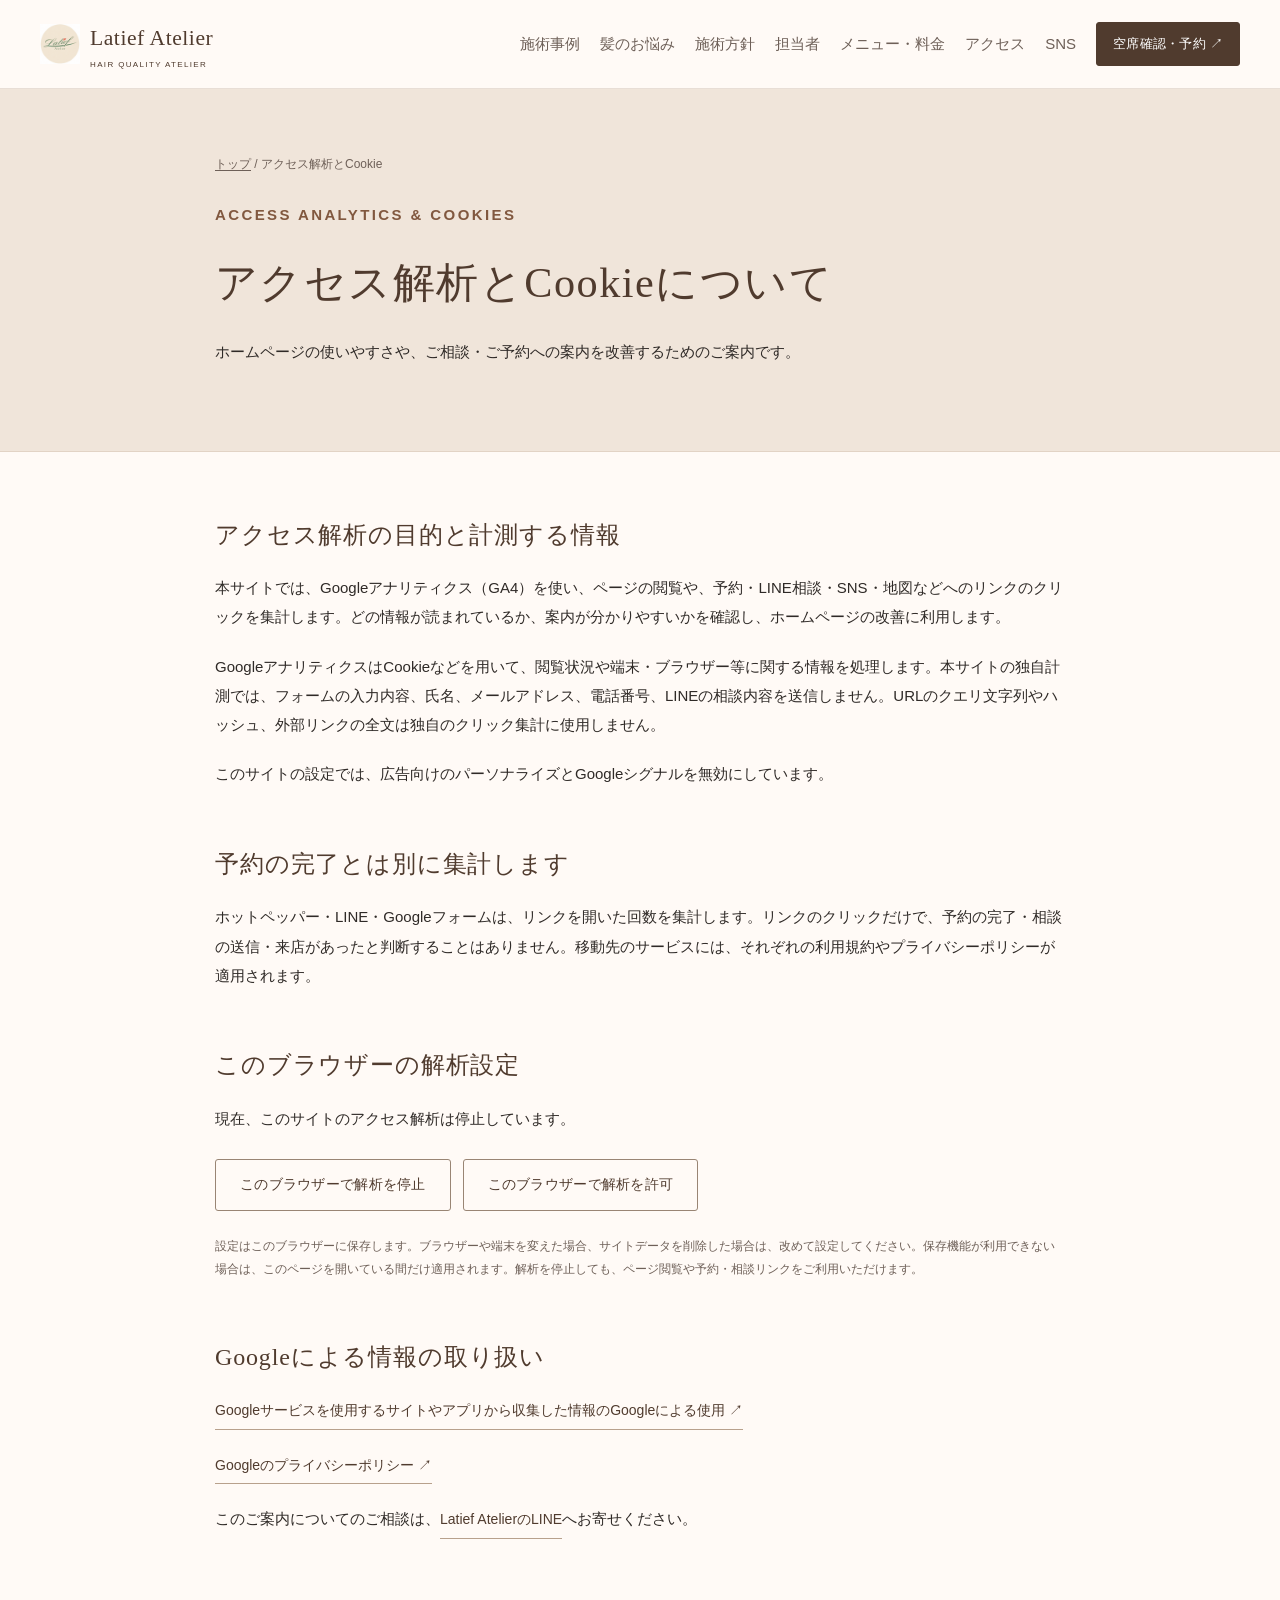
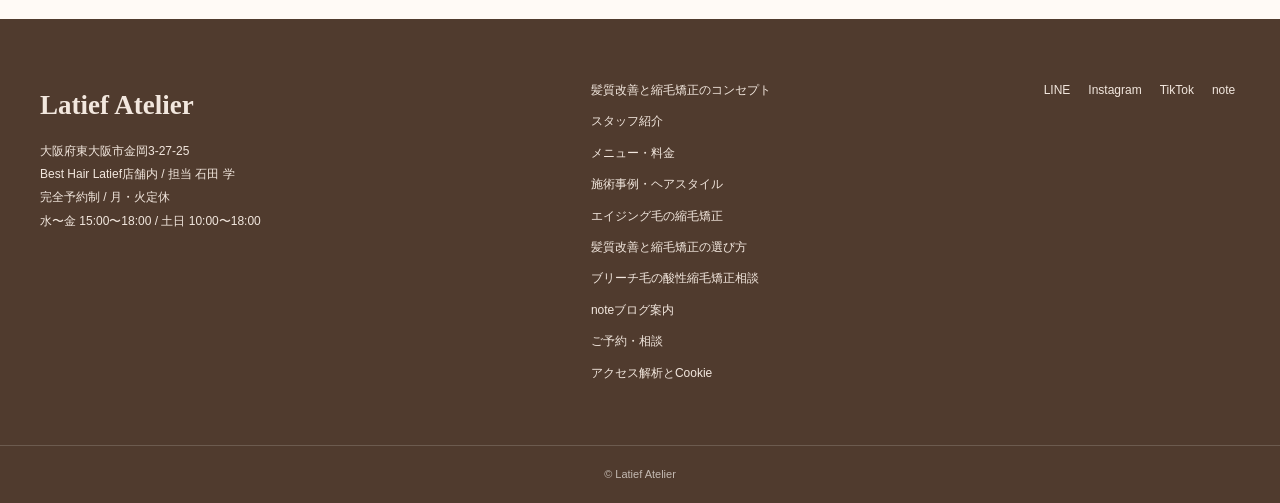
<file: privacy.html>
<!DOCTYPE html>
<html lang="ja">
<head>
  <meta charset="UTF-8">
  <meta name="viewport" content="width=device-width, initial-scale=1.0">
  <title>アクセス解析とCookieについて｜Latief Atelier</title>
  <meta name="description" content="Latief Atelierのアクセス解析とCookieのご案内。計測する情報と目的、外部予約サイトの計測範囲、このブラウザーで解析を停止する方法をご説明します。">
  <meta name="robots" content="index, follow">
  <link rel="canonical" href="https://latiefatelier.com/privacy.html">
  <meta property="og:title" content="アクセス解析とCookieについて｜Latief Atelier">
  <meta property="og:description" content="Latief Atelierのアクセス解析とCookieのご案内。計測する情報と目的、外部予約サイトの計測範囲、このブラウザーで解析を停止する方法をご説明します。">
  <meta property="og:type" content="website">
  <meta property="og:url" content="https://latiefatelier.com/privacy.html">
  <meta property="og:locale" content="ja_JP">
  <meta property="og:site_name" content="Latief Atelier">
  <meta property="og:image" content="https://latiefatelier.com/assets/images/shop-front.jpg">
  <meta name="twitter:card" content="summary_large_image">
  <meta name="twitter:title" content="アクセス解析とCookieについて｜Latief Atelier">
  <meta name="twitter:description" content="Latief Atelierのアクセス解析とCookieのご案内。計測する情報と目的、外部予約サイトの計測範囲、このブラウザーで解析を停止する方法をご説明します。">
  <meta name="twitter:image" content="https://latiefatelier.com/assets/images/shop-front.jpg">
  <link rel="stylesheet" href="stylesheet.css">
<link rel="stylesheet" href="renewal.css">
  <script type="application/ld+json">
{
  "@context": "https://schema.org",
  "@graph": [
    {
      "@type": "WebPage",
      "@id": "https://latiefatelier.com/privacy.html#webpage",
      "url": "https://latiefatelier.com/privacy.html",
      "name": "アクセス解析とCookieについて｜Latief Atelier",
      "description": "Latief Atelierのアクセス解析とCookieのご案内。計測する情報と目的、外部予約サイトの計測範囲、このブラウザーで解析を停止する方法をご説明します。",
      "inLanguage": "ja",
      "isPartOf": {
        "@id": "https://latiefatelier.com/#website"
      },
      "about": {
        "@id": "https://latiefatelier.com/#salon"
      }
    },
    {
      "@type": "BreadcrumbList",
      "itemListElement": [
        {
          "@type": "ListItem",
          "position": 1,
          "name": "トップ",
          "item": "https://latiefatelier.com/"
        },
        {
          "@type": "ListItem",
          "position": 2,
          "name": "アクセス解析とCookie",
          "item": "https://latiefatelier.com/privacy.html"
        }
      ]
    }
  ]
}
</script>
</head>
<body>
<a class="skip-link" href="#main">本文へ移動</a>
<header class="site-header">
<div class="container header-inner">
<a class="site-logo" href="index.html" aria-label="Latief Atelier トップページへ">
<img src="assets/images/logo-web.png" width="40" height="40" alt="">
<span>Latief Atelier<small>HAIR QUALITY ATELIER</small>
</span>
</a>
<button class="nav-toggle" type="button" aria-controls="global-nav" aria-expanded="false">
<span class="nav-toggle-line">
</span>
<span class="sr-only">メニューを開閉</span>
</button>
<nav id="global-nav" class="global-nav" aria-label="グローバルナビゲーション">
<a href="hairstyle.html">施術事例</a>
<a href="aging-hair.html">髪のお悩み</a>
<a href="concept.html">施術方針</a>
<a href="staff.html">担当者</a>
<a href="pricing.html">メニュー・料金</a>
<a href="index.html#access">アクセス</a>
<a href="index.html#journal">SNS</a>
<a class="button button-small" href="https://beauty.hotpepper.jp/CSP/bt/reserve/?storeId=H000819673&amp;stylistId=T001129687" target="_blank" rel="noopener noreferrer">空席確認・予約 ↗</a>
</nav>
</div>
</header>
<main id="main"><section class="page-hero"><div class="container"><nav class="guide-breadcrumb" aria-label="パンくず"><a href="index.html">トップ</a> / <span aria-current="page">アクセス解析とCookie</span></nav><p class="eyebrow">ACCESS ANALYTICS & COOKIES</p><h1>アクセス解析とCookieについて</h1><p>ホームページの使いやすさや、ご相談・ご予約への案内を改善するためのご案内です。</p></div></section><article class="container guide-body"><section class="guide-section"><h2>アクセス解析の目的と計測する情報</h2><p>本サイトでは、Googleアナリティクス（GA4）を使い、ページの閲覧や、予約・LINE相談・SNS・地図などへのリンクのクリックを集計します。どの情報が読まれているか、案内が分かりやすいかを確認し、ホームページの改善に利用します。</p><p>GoogleアナリティクスはCookieなどを用いて、閲覧状況や端末・ブラウザー等に関する情報を処理します。本サイトの独自計測では、フォームの入力内容、氏名、メールアドレス、電話番号、LINEの相談内容を送信しません。URLのクエリ文字列やハッシュ、外部リンクの全文は独自のクリック集計に使用しません。</p><p>このサイトの設定では、広告向けのパーソナライズとGoogleシグナルを無効にしています。</p></section><section class="guide-section"><h2>予約の完了とは別に集計します</h2><p>ホットペッパー・LINE・Googleフォームは、リンクを開いた回数を集計します。リンクのクリックだけで、予約の完了・相談の送信・来店があったと判断することはありません。移動先のサービスには、それぞれの利用規約やプライバシーポリシーが適用されます。</p></section><section class="guide-section"><h2>このブラウザーの解析設定</h2><p id="analytics-status" role="status">現在、このサイトのアクセス解析は停止しています。</p><div class="reservation-actions"><button class="button button-secondary" type="button" data-analytics-choice="stop">このブラウザーで解析を停止</button><button class="button button-secondary" type="button" data-analytics-choice="allow">このブラウザーで解析を許可</button></div><p class="photo-note">設定はこのブラウザーに保存します。ブラウザーや端末を変えた場合、サイトデータを削除した場合は、改めて設定してください。保存機能が利用できない場合は、このページを開いている間だけ適用されます。解析を停止しても、ページ閲覧や予約・相談リンクをご利用いただけます。</p></section><section class="guide-section"><h2>Googleによる情報の取り扱い</h2><p><a class="text-link" href="https://policies.google.com/technologies/partner-sites?hl=ja" target="_blank" rel="noopener noreferrer">Googleサービスを使用するサイトやアプリから収集した情報のGoogleによる使用 ↗</a></p><p><a class="text-link" href="https://policies.google.com/privacy?hl=ja" target="_blank" rel="noopener noreferrer">Googleのプライバシーポリシー ↗</a></p><p>このご案内についてのご相談は、<a class="text-link" href="https://lin.ee/6GPeVmwn" target="_blank" rel="noopener noreferrer">Latief AtelierのLINE</a>へお寄せください。</p></section></article></main>
<footer class="site-footer">
    <div class="container footer-grid">
      <div>
        <p class="footer-logo">Latief Atelier</p>
        <p>大阪府東大阪市金岡3-27-25<br>Best Hair Latief店舗内 / 担当 石田 学<br>完全予約制 / 月・火定休<br>水〜金 15:00〜18:00 / 土日 10:00〜18:00</p>
      </div>
      <nav class="footer-nav" aria-label="フッターナビゲーション">
        <a href="concept.html">髪質改善と縮毛矯正のコンセプト</a>
        <a href="staff.html">スタッフ紹介</a>
        <a href="pricing.html">メニュー・料金</a>
        <a href="hairstyle.html">施術事例・ヘアスタイル</a>
        <a href="aging-hair.html">エイジング毛の縮毛矯正</a>
        <a href="hair-treatment.html">髪質改善と縮毛矯正の選び方</a>
        <a href="bleached-hair.html">ブリーチ毛の酸性縮毛矯正相談</a>
        <a href="blog.html">noteブログ案内</a>
        <a href="index.html#reservation">ご予約・相談</a>
      <a href="privacy.html">アクセス解析とCookie</a>
</nav>
      <div class="footer-sns">
        <a href="https://lin.ee/6GPeVmwn" target="_blank" rel="noopener noreferrer">LINE</a>
        <a href="https://www.instagram.com/latief_atelier?igsh=MW42ZXM1Z3Rob2Y1cg%3D%3D&utm_source=qr" target="_blank" rel="noopener noreferrer">Instagram</a>
        <a href="https://www.tiktok.com/@latiefatelier8?_r=1&_t=ZS-96b59ofkvR6" target="_blank" rel="noopener noreferrer">TikTok</a>
        <a href="https://note.com/brave_phlox2184" target="_blank" rel="noopener noreferrer">note</a>
      </div>
    </div>
    <p class="copyright">&copy; Latief Atelier</p>
  </footer>
<nav class="mobile-reserve-bar" aria-label="スマートフォン用予約導線">
<a href="https://beauty.hotpepper.jp/CSP/bt/reserve/?storeId=H000819673&amp;stylistId=T001129687" target="_blank" rel="noopener noreferrer">空席確認・予約 ↗</a>
<a href="https://lin.ee/6GPeVmwn" target="_blank" rel="noopener noreferrer">LINE相談 ↗</a>
</nav>
<script src="script.js" defer>
</script>
<script src="analytics-config.js" defer></script>
<script src="analytics.js" defer></script>
</body>
</html>
</file>
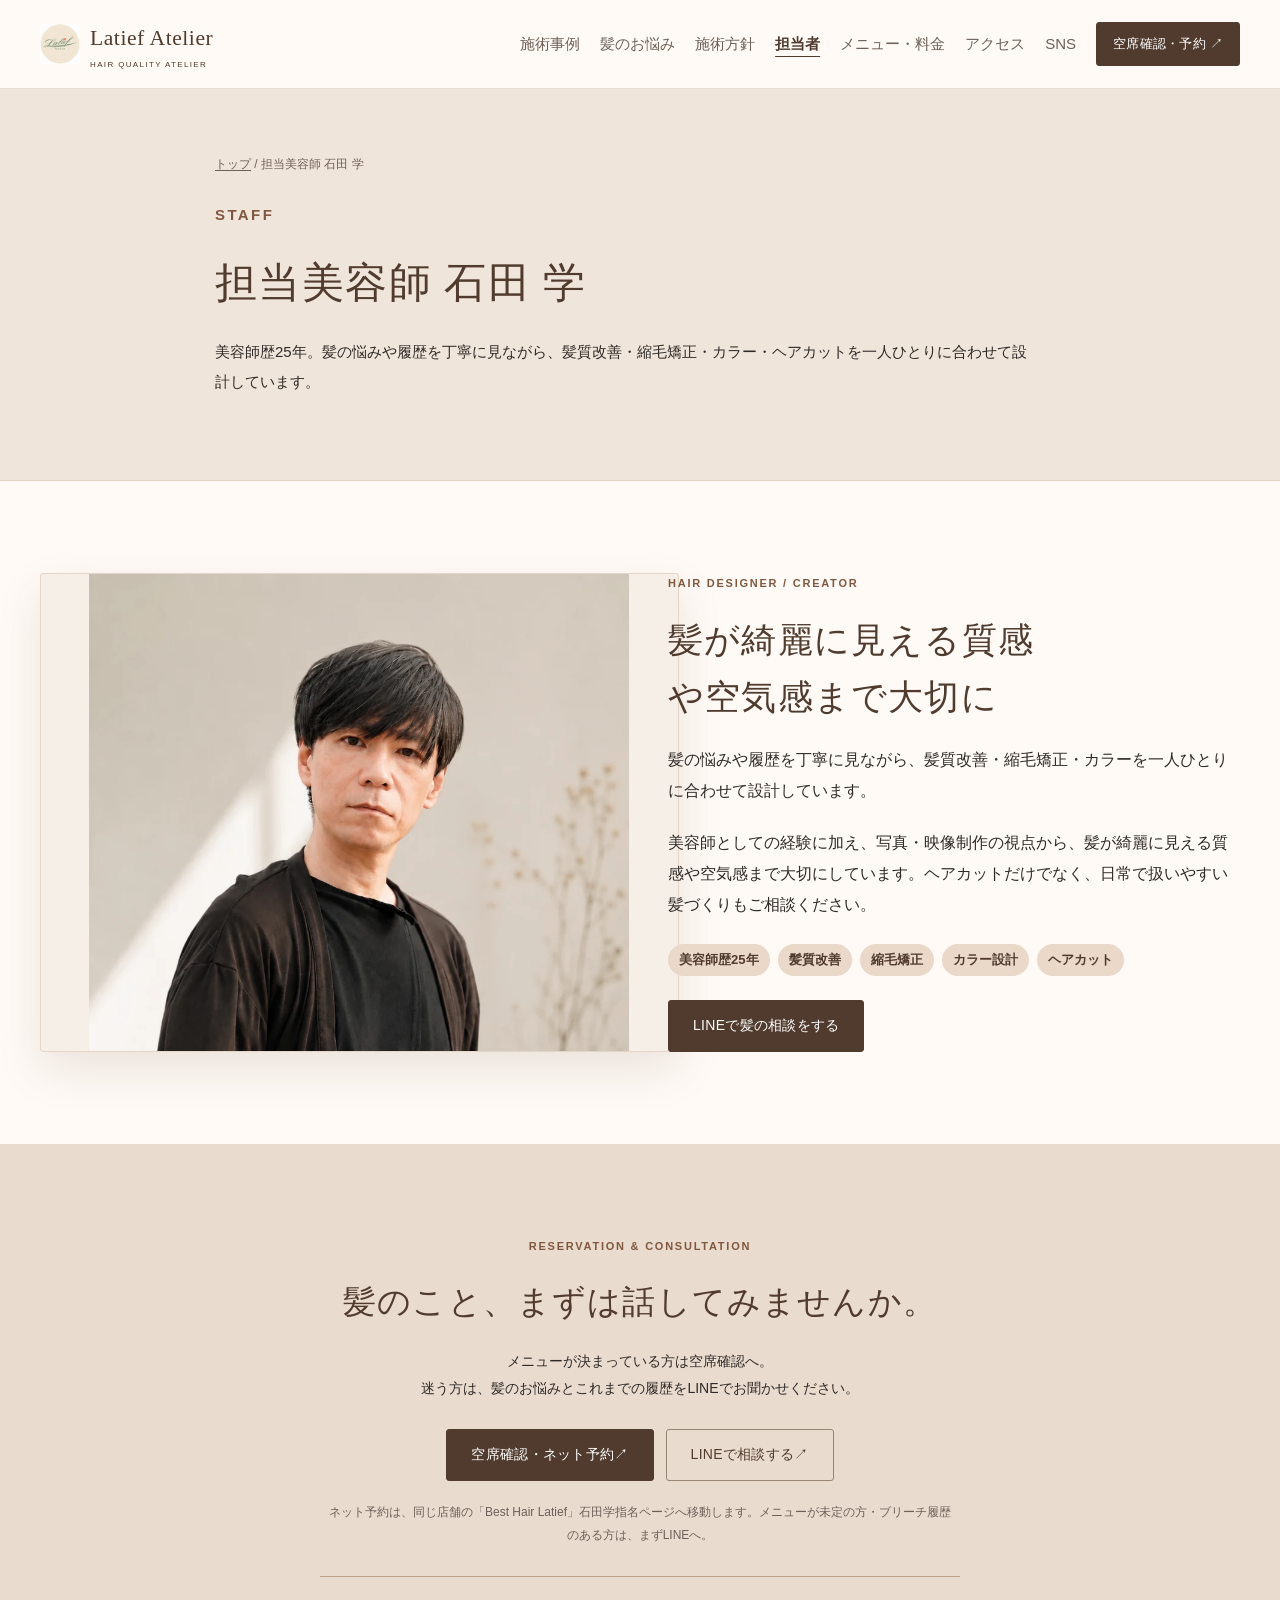
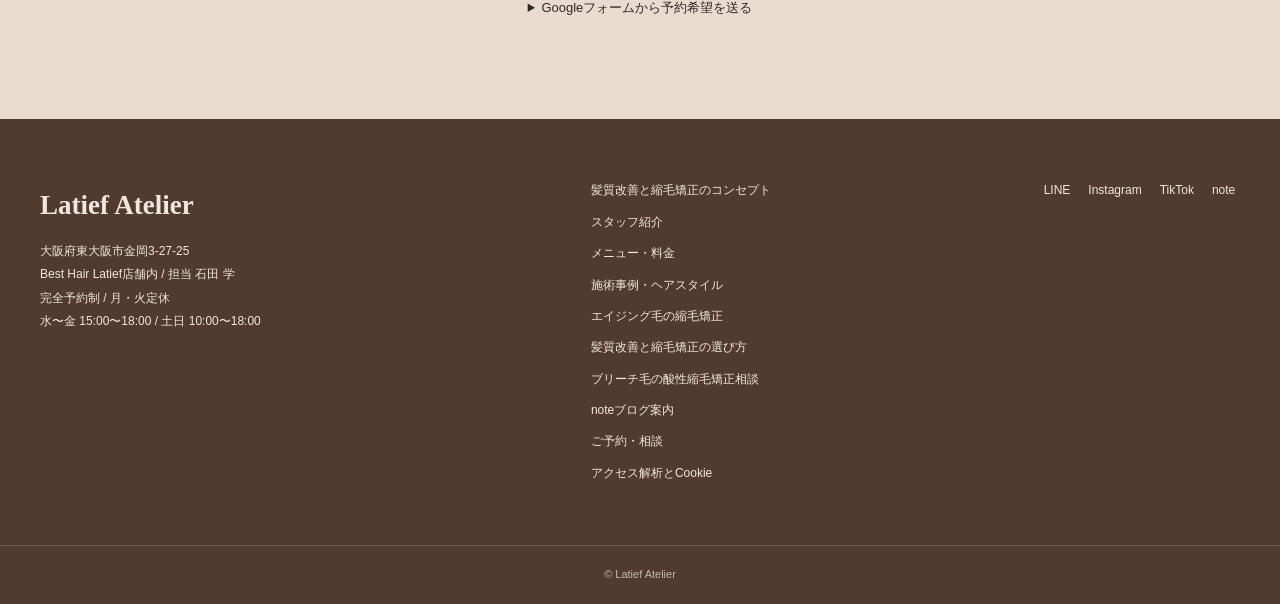
<file: staff.html>
<!DOCTYPE html>
<html lang="ja">
<head>
  <meta charset="UTF-8">
  <meta name="viewport" content="width=device-width, initial-scale=1.0">
  <title>美容師 石田学の紹介｜東大阪・弥刀 Latief Atelier</title>
  <meta name="description" content="美容師歴25年の石田学が、東大阪市金岡のLatief Atelierで髪のお悩みをご相談。髪質・カラー履歴を大切に、エイジング毛の縮毛矯正や髪質改善を考えます。">
  <meta name="robots" content="index, follow">
  <link rel="canonical" href="https://latiefatelier.com/staff.html">
  <meta property="og:title" content="美容師 石田学の紹介｜東大阪・弥刀 Latief Atelier">
  <meta property="og:description" content="美容師歴25年の石田学が、東大阪市金岡のLatief Atelierで髪のお悩みをご相談。髪質・カラー履歴を大切に、エイジング毛の縮毛矯正や髪質改善を考えます。">
  <meta property="og:type" content="profile">
  <meta property="og:url" content="https://latiefatelier.com/staff.html">
  <meta property="og:locale" content="ja_JP">
  <meta property="og:site_name" content="Latief Atelier">
  <meta property="og:image" content="https://latiefatelier.com/assets/images/staff-ishida.png">
  <meta name="twitter:card" content="summary_large_image">
  <meta name="twitter:title" content="美容師 石田学の紹介｜東大阪・弥刀 Latief Atelier">
  <meta name="twitter:description" content="美容師歴25年の石田学が、東大阪市金岡のLatief Atelierで髪のお悩みをご相談。髪質・カラー履歴を大切に、エイジング毛の縮毛矯正や髪質改善を考えます。">
  <meta name="twitter:image" content="https://latiefatelier.com/assets/images/staff-ishida.png">
  <link rel="stylesheet" href="stylesheet.css">
<link rel="stylesheet" href="renewal.css">
  <script type="application/ld+json">
{
  "@context": "https://schema.org",
  "@graph": [
    {
      "@type": "BreadcrumbList",
      "itemListElement": [
        {
          "@type": "ListItem",
          "position": 1,
          "name": "トップ",
          "item": "https://latiefatelier.com/"
        },
        {
          "@type": "ListItem",
          "position": 2,
          "name": "担当美容師 石田 学",
          "item": "https://latiefatelier.com/staff.html"
        }
      ]
    },
    {
      "@type": "WebPage",
      "@id": "https://latiefatelier.com/staff.html#webpage",
      "url": "https://latiefatelier.com/staff.html",
      "name": "美容師 石田学の紹介｜東大阪・弥刀 Latief Atelier",
      "description": "美容師歴25年の石田学が、東大阪市金岡のLatief Atelierで髪のお悩みをご相談。髪質・カラー履歴を大切に、エイジング毛の縮毛矯正や髪質改善を考えます。",
      "inLanguage": "ja",
      "isPartOf": {
        "@id": "https://latiefatelier.com/#website"
      },
      "about": {
        "@id": "https://latiefatelier.com/#salon"
      },
      "mainEntity": {
        "@id": "https://latiefatelier.com/staff.html#ishida"
      }
    },
    {
      "@type": "Person",
      "@id": "https://latiefatelier.com/staff.html#ishida",
      "name": "石田 学",
      "jobTitle": "美容師",
      "worksFor": {
        "@id": "https://latiefatelier.com/#salon"
      },
      "url": "https://latiefatelier.com/staff.html"
    }
  ]
}
</script>
</head>
<body>
<a class="skip-link" href="#main">本文へ移動</a>
<header class="site-header">
<div class="container header-inner">
<a class="site-logo" href="index.html" aria-label="Latief Atelier トップページへ">
<img src="assets/images/logo-web.png" width="40" height="40" alt="">
<span>Latief Atelier<small>HAIR QUALITY ATELIER</small>
</span>
</a>
<button class="nav-toggle" type="button" aria-controls="global-nav" aria-expanded="false">
<span class="nav-toggle-line">
</span>
<span class="sr-only">メニューを開閉</span>
</button>
<nav id="global-nav" class="global-nav" aria-label="グローバルナビゲーション">
<a href="hairstyle.html">施術事例</a>
<a href="aging-hair.html">髪のお悩み</a>
<a href="concept.html">施術方針</a>
<a href="staff.html" aria-current="page">担当者</a>
<a href="pricing.html">メニュー・料金</a>
<a href="index.html#access">アクセス</a>
<a href="index.html#journal">SNS</a>
<a class="button button-small" href="https://beauty.hotpepper.jp/CSP/bt/reserve/?storeId=H000819673&amp;stylistId=T001129687" target="_blank" rel="noopener noreferrer">空席確認・予約 ↗</a>
</nav>
</div>
</header>
<main id="main">
    <section class="page-hero">
      <div class="container">
<nav class="guide-breadcrumb" aria-label="パンくず"><a href="index.html">トップ</a><span aria-hidden="true"> / </span><span aria-current="page">担当美容師 石田 学</span></nav>
        <p class="eyebrow">Staff</p>
        <h1>担当美容師 石田 学</h1>
        <p>美容師歴25年。髪の悩みや履歴を丁寧に見ながら、髪質改善・縮毛矯正・カラー・ヘアカットを一人ひとりに合わせて設計しています。</p>
      </div>
    </section>

    <section class="section">
      <div class="container staff-profile">
        <div class="image-frame portrait-frame">
          <img src="assets/images/staff-ishida-web.webp" alt="Latief Atelierのスタッフ 石田学" width="900" height="1200" loading="lazy" decoding="async">
        </div>
        <div class="staff-profile-copy">
          <p class="eyebrow">Hair designer / Creator</p>
          <h2>髪が綺麗に見える質感や空気感まで大切に</h2>
          <p>髪の悩みや履歴を丁寧に見ながら、髪質改善・縮毛矯正・カラーを一人ひとりに合わせて設計しています。</p>
          <p>美容師としての経験に加え、写真・映像制作の視点から、髪が綺麗に見える質感や空気感まで大切にしています。ヘアカットだけでなく、日常で扱いやすい髪づくりもご相談ください。</p>
          <div class="profile-meta">
            <span>美容師歴25年</span>
            <span>髪質改善</span>
            <span>縮毛矯正</span>
            <span>カラー設計</span>
            <span>ヘアカット</span>
          </div>
          <a class="button" href="https://lin.ee/6GPeVmwn" target="_blank" rel="noopener noreferrer">LINEで髪の相談をする</a>
        </div>
      </div>
    </section>
  <section id="reservation" class="section section-accent">
<div class="container booking-panel">
<p class="eyebrow">RESERVATION & CONSULTATION</p>
<h2>髪のこと、まずは話してみませんか。</h2>
<p>メニューが決まっている方は空席確認へ。<br>迷う方は、髪のお悩みとこれまでの履歴をLINEでお聞かせください。</p>
<div class="reservation-actions">
<a class="button" href="https://beauty.hotpepper.jp/CSP/bt/reserve/?storeId=H000819673&amp;stylistId=T001129687" target="_blank" rel="noopener noreferrer">空席確認・ネット予約<span aria-hidden="true"> ↗</span>
</a>
<a class="button button-secondary line-button" href="https://lin.ee/6GPeVmwn" target="_blank" rel="noopener noreferrer">LINEで相談する<span aria-hidden="true"> ↗</span>
</a>
</div>
<p class="booking-note">ネット予約は、同じ店舗の「Best Hair Latief」石田学指名ページへ移動します。メニューが未定の方・ブリーチ履歴のある方は、まずLINEへ。</p>
<details class="form-option">
<summary>Googleフォームから予約希望を送る</summary>
<p>LINE・Googleフォームは希望日時を伺い、調整後に当店から本予約確定の連絡をお返しします。ホットペッパーでは予約完了画面と内容をご確認ください。</p>
<a class="text-link" href="https://docs.google.com/forms/d/e/1FAIpQLSenfjEN9BArRA2PpPxyo5vL9c3WmB7zXqXQNt8PEVHBXvngTw/viewform?usp=header" target="_blank" rel="noopener noreferrer">予約希望フォームを開く ↗</a>
</details>
</div>
</section>
</main>
<footer class="site-footer">
    <div class="container footer-grid">
      <div>
        <p class="footer-logo">Latief Atelier</p>
        <p>大阪府東大阪市金岡3-27-25<br>Best Hair Latief店舗内 / 担当 石田 学<br>完全予約制 / 月・火定休<br>水〜金 15:00〜18:00 / 土日 10:00〜18:00</p>
      </div>
      <nav class="footer-nav" aria-label="フッターナビゲーション">
        <a href="concept.html">髪質改善と縮毛矯正のコンセプト</a>
        <a href="staff.html">スタッフ紹介</a>
        <a href="pricing.html">メニュー・料金</a>
        <a href="hairstyle.html">施術事例・ヘアスタイル</a>
        <a href="aging-hair.html">エイジング毛の縮毛矯正</a>
        <a href="hair-treatment.html">髪質改善と縮毛矯正の選び方</a>
        <a href="bleached-hair.html">ブリーチ毛の酸性縮毛矯正相談</a>
        <a href="blog.html">noteブログ案内</a>
        <a href="index.html#reservation">ご予約・相談</a>
      <a href="privacy.html">アクセス解析とCookie</a>
</nav>
      <div class="footer-sns">
        <a href="https://lin.ee/6GPeVmwn" target="_blank" rel="noopener noreferrer">LINE</a>
        <a href="https://www.instagram.com/latief_atelier?igsh=MW42ZXM1Z3Rob2Y1cg%3D%3D&utm_source=qr" target="_blank" rel="noopener noreferrer">Instagram</a>
        <a href="https://www.tiktok.com/@latiefatelier8?_r=1&_t=ZS-96b59ofkvR6" target="_blank" rel="noopener noreferrer">TikTok</a>
        <a href="https://note.com/brave_phlox2184" target="_blank" rel="noopener noreferrer">note</a>
      </div>
    </div>
    <p class="copyright">&copy; Latief Atelier</p>
  </footer>
<nav class="mobile-reserve-bar" aria-label="スマートフォン用予約導線">
<a href="https://beauty.hotpepper.jp/CSP/bt/reserve/?storeId=H000819673&amp;stylistId=T001129687" target="_blank" rel="noopener noreferrer">空席確認・予約 ↗</a>
<a href="https://lin.ee/6GPeVmwn" target="_blank" rel="noopener noreferrer">LINE相談 ↗</a>
</nav>
<script src="script.js" defer>
</script>
<script src="analytics-config.js" defer></script>
<script src="analytics.js" defer></script>
</body>
</html>
</file>
<file: stylesheet.css>
:root {
  --color-base: #fffaf6;
  --color-surface: #ffffff;
  --color-soft: #f5ece4;
  --color-accent: #ead8c8;
  --color-main: #a97458;
  --color-main-dark: #5c3f2f;
  --color-green: #486f4a;
  --color-text: #2f2a27;
  --color-muted: #75675f;
  --color-line: #e4d5c8;
  --shadow-soft: 0 18px 45px rgba(91, 64, 45, 0.12);
  --content-width: 1120px;
  --radius: 8px;
  --header-height: 76px;
}

* {
  box-sizing: border-box;
}

html {
  scroll-behavior: smooth;
}

body {
  margin: 0;
  color: var(--color-text);
  font-family: "Hiragino Kaku Gothic ProN", "Yu Gothic", "Meiryo", sans-serif;
  line-height: 1.8;
  background: var(--color-base);
  overflow-x: hidden;
}

body.nav-open {
  overflow: hidden;
}

a {
  color: inherit;
  text-decoration: none;
}

a:hover {
  color: var(--color-main);
}

a:focus-visible,
button:focus-visible,
iframe:focus-visible,
video:focus-visible,
summary:focus-visible {
  outline: 3px solid rgba(169, 116, 88, 0.45);
  outline-offset: 4px;
}

img,
video {
  max-width: 100%;
}

img {
  display: block;
  height: auto;
}

h1,
h2,
h3,
p {
  margin-top: 0;
}

h1,
h2,
h3 {
  line-height: 1.45;
  letter-spacing: 0;
  overflow-wrap: anywhere;
}

h1 {
  margin-bottom: 20px;
  font-size: 3.4rem;
  font-weight: 600;
}

h2 {
  margin-bottom: 18px;
  font-size: 2rem;
  font-weight: 600;
}

h3 {
  margin-bottom: 8px;
  font-size: 1.08rem;
}

p {
  margin-bottom: 18px;
  overflow-wrap: anywhere;
}

.container {
  width: min(100% - 32px, var(--content-width));
  margin-inline: auto;
}

.sr-only {
  position: absolute;
  width: 1px;
  height: 1px;
  padding: 0;
  overflow: hidden;
  clip: rect(0, 0, 0, 0);
  white-space: nowrap;
  border: 0;
}

.mobile-only {
  display: none;
}

.site-header {
  position: sticky;
  top: 0;
  z-index: 30;
  min-height: var(--header-height);
  background: rgba(255, 250, 246, 0.94);
  border-bottom: 1px solid var(--color-line);
  backdrop-filter: blur(14px);
}

.header-inner {
  position: relative;
  display: flex;
  align-items: center;
  justify-content: space-between;
  min-height: var(--header-height);
  gap: 22px;
}

.site-logo {
  display: inline-flex;
  align-items: center;
  gap: 10px;
  color: var(--color-main-dark);
  font-weight: 700;
}

.site-logo img {
  width: 40px;
  height: 40px;
  object-fit: contain;
}

.footer-logo {
  margin-bottom: 8px;
  color: #fff;
  font-size: 1.08rem;
  font-weight: 700;
}

.global-nav,
.footer-nav,
.footer-sns,
.sns-links {
  display: flex;
  align-items: center;
  gap: 18px;
}

.global-nav a:not(.button),
.footer-nav a,
.footer-sns a {
  font-size: 0.94rem;
  color: var(--color-muted);
}

.global-nav a[aria-current="page"] {
  color: var(--color-main-dark);
  font-weight: 700;
}

.nav-toggle {
  display: none;
  flex: 0 0 44px;
  width: 44px;
  height: 44px;
  padding: 0;
  border: 1px solid var(--color-line);
  border-radius: var(--radius);
  background: var(--color-surface);
}

.nav-toggle-line,
.nav-toggle-line::before,
.nav-toggle-line::after {
  display: block;
  width: 20px;
  height: 2px;
  background: var(--color-main-dark);
  border-radius: 999px;
}

.nav-toggle-line {
  position: relative;
  margin: auto;
}

.nav-toggle-line::before,
.nav-toggle-line::after {
  position: absolute;
  left: 0;
  content: "";
}

.nav-toggle-line::before {
  top: -7px;
}

.nav-toggle-line::after {
  top: 7px;
}

.button {
  display: inline-flex;
  align-items: center;
  justify-content: center;
  min-height: 48px;
  padding: 12px 22px;
  border: 1px solid var(--color-main);
  border-radius: var(--radius);
  color: #fff;
  font-weight: 700;
  line-height: 1.35;
  background: var(--color-main);
  transition: transform 160ms ease, background 160ms ease, color 160ms ease;
}

.button:hover {
  color: #fff;
  background: var(--color-main-dark);
  transform: translateY(-1px);
}

.button-secondary {
  color: var(--color-main-dark);
  background: rgba(255, 255, 255, 0.82);
}

.button-secondary:hover {
  color: #fff;
}

.button-small {
  min-height: 40px;
  padding: 9px 16px;
  font-size: 0.9rem;
}

.text-link {
  display: inline-flex;
  align-items: center;
  color: var(--color-main-dark);
  font-weight: 700;
  border-bottom: 1px solid currentColor;
}

.eyebrow {
  margin-bottom: 10px;
  color: var(--color-main);
  font-family: Georgia, "Times New Roman", serif;
  font-size: 0.84rem;
  letter-spacing: 0;
  text-transform: uppercase;
}

.hero-video {
  position: relative;
  display: grid;
  align-items: center;
  min-height: calc(100svh - var(--header-height));
  overflow: hidden;
  color: #fffaf6;
  background: #201913;
}

.hero-video-media,
.hero-shade {
  position: absolute;
  inset: 0;
  width: 100%;
  height: 100%;
}

.hero-video-media {
  object-fit: cover;
  background: #201913 url("assets/images/hero-video-poster.jpg") center / cover no-repeat;
}

.hero-shade {
  background:
    linear-gradient(90deg, rgba(29, 20, 14, 0.74), rgba(29, 20, 14, 0.28) 58%, rgba(29, 20, 14, 0.12)),
    linear-gradient(180deg, rgba(29, 20, 14, 0.18), rgba(29, 20, 14, 0.44));
}

.hero-content {
  position: relative;
  z-index: 1;
  max-width: 760px;
  padding-top: 70px;
  padding-bottom: 70px;
}

.hero-content h1 {
  font-size: 4.4rem;
}

.hero-content p:not(.eyebrow) {
  max-width: 560px;
  font-size: 1.18rem;
}

.hero-actions {
  display: flex;
  flex-wrap: wrap;
  gap: 12px;
  margin-top: 28px;
}

.reservation-actions {
  display: flex;
  flex-wrap: wrap;
  gap: 12px;
  margin-top: 26px;
}

.mobile-reserve-bar {
  display: none;
}

.hero-line {
  border-color: rgba(255, 250, 246, 0.72);
}

.section {
  padding: 86px 0;
}

.section-intro {
  background: var(--color-base);
}

.section-accent {
  background: var(--color-soft);
}

.section-soft {
  background: #fffdfb;
}

.section-grid,
.atelier-grid,
.concept-layout,
.reservation-layout,
.staff-profile,
.cta-row,
.footer-grid {
  display: grid;
  grid-template-columns: minmax(0, 1fr) minmax(0, 1fr);
  gap: 56px;
  align-items: center;
}

.section-heading {
  max-width: 720px;
  margin-bottom: 32px;
}

.section-heading-row {
  display: flex;
  align-items: end;
  justify-content: space-between;
  max-width: none;
  gap: 20px;
}

.lead-block {
  font-size: 1.04rem;
}

.image-frame,
.style-preview {
  overflow: hidden;
  aspect-ratio: 4 / 3;
  background: var(--color-surface);
  border: 1px solid var(--color-line);
  border-radius: var(--radius);
  box-shadow: var(--shadow-soft);
}

.image-frame img,
.style-preview img {
  width: 100%;
  height: 100%;
  object-fit: cover;
}

.image-frame-shop {
  aspect-ratio: 16 / 11;
}

.style-preview img {
  object-fit: contain;
  background: #fff;
}

.portrait-frame {
  align-self: stretch;
  display: grid;
  place-items: center;
  background: #f5efe8;
}

.portrait-frame img {
  width: 100%;
  height: auto;
  max-height: 720px;
  object-fit: contain;
  object-position: center top;
}

.info-list {
  display: grid;
  gap: 12px;
  margin: 0 0 20px;
}

.info-list div,
.price-list div {
  display: flex;
  justify-content: space-between;
  gap: 20px;
  padding: 12px 0;
  border-top: 1px solid var(--color-line);
}

.info-list dt,
.price-list dt {
  font-weight: 700;
}

.info-list dd,
.price-list dd {
  margin: 0;
  color: var(--color-muted);
  text-align: right;
}

.card-grid {
  display: grid;
  gap: 24px;
}

.three-columns {
  grid-template-columns: repeat(3, minmax(0, 1fr));
}

.feature-card,
.price-group,
.note-guide-card,
.studio-panel,
.sns-panel {
  padding: 30px;
  background: var(--color-surface);
  border: 1px solid var(--color-line);
  border-radius: var(--radius);
}

.feature-card .button {
  margin-top: 8px;
}

.form-shell {
  overflow: hidden;
  background: var(--color-surface);
  border: 1px solid var(--color-line);
  border-radius: var(--radius);
  box-shadow: var(--shadow-soft);
}

.form-shell iframe {
  display: block;
  border: 0;
  min-height: 720px;
}

.faq-list {
  display: grid;
  gap: 14px;
  max-width: 900px;
}

.faq-list details {
  padding: 20px 22px;
  background: var(--color-surface);
  border: 1px solid var(--color-line);
  border-radius: var(--radius);
}

.faq-list summary {
  color: var(--color-main-dark);
  font-weight: 700;
  cursor: pointer;
}

.faq-list p {
  margin: 14px 0 0;
}

.page-hero {
  padding: 86px 0;
  background: var(--color-soft);
}

.page-hero .container {
  max-width: 850px;
}

.page-hero-image {
  background:
    linear-gradient(115deg, rgba(255, 250, 246, 0.92), rgba(245, 236, 228, 0.9)),
    var(--color-soft);
}

.staff-profile {
  align-items: stretch;
}

.staff-profile-copy {
  align-self: center;
}

.profile-meta {
  display: flex;
  flex-wrap: wrap;
  gap: 8px;
  margin: 24px 0;
}

.profile-meta span,
.tag {
  display: inline-flex;
  align-items: center;
  min-height: 28px;
  padding: 3px 11px;
  color: var(--color-main-dark);
  font-size: 0.82rem;
  font-weight: 700;
  background: var(--color-accent);
  border-radius: 999px;
}

.price-layout {
  display: grid;
  grid-template-columns: repeat(2, minmax(0, 1fr));
  gap: 24px;
}

.price-list {
  margin: 0;
}

.price-list dd {
  white-space: nowrap;
}

.style-filter {
  display: flex;
  flex-wrap: wrap;
  gap: 10px;
  margin-bottom: 28px;
}

.filter-button {
  min-height: 42px;
  padding: 8px 16px;
  color: var(--color-main-dark);
  font-weight: 700;
  border: 1px solid var(--color-line);
  border-radius: var(--radius);
  background: var(--color-surface);
  cursor: pointer;
}

.filter-button:hover,
.filter-button.is-active {
  color: #fff;
  border-color: var(--color-main);
  background: var(--color-main);
}

.style-grid {
  display: grid;
  grid-template-columns: repeat(3, minmax(0, 1fr));
  gap: 24px;
}

.style-card {
  overflow: hidden;
  background: var(--color-surface);
  border: 1px solid var(--color-line);
  border-radius: var(--radius);
}

.style-card.is-hidden {
  display: none;
}

.style-photo {
  width: 100%;
  aspect-ratio: 3 / 4;
  object-fit: cover;
  border-bottom: 1px solid var(--color-line);
}

.style-card-body {
  padding: 22px;
}

.style-card-body h2 {
  margin-top: 12px;
  font-size: 1.24rem;
}

.compact-cta {
  padding: 48px 0;
}

.studio-panel,
.sns-panel {
  display: flex;
  align-items: center;
  justify-content: space-between;
  gap: 28px;
}

.coming-soon {
  margin: 0;
  color: var(--color-green);
  font-family: Georgia, "Times New Roman", serif;
  font-size: 2rem;
  white-space: nowrap;
}

.sns-links {
  flex-wrap: wrap;
  justify-content: flex-end;
}

.sns-link {
  min-width: 112px;
  padding: 12px 16px;
  color: var(--color-main-dark);
  font-weight: 700;
  text-align: center;
  border: 1px solid var(--color-line);
  border-radius: var(--radius);
  background: #fffdfb;
}

.note-guide {
  max-width: 820px;
}

.note-guide-card {
  padding: 42px;
}

.site-footer {
  color: #f8efe7;
  background: var(--color-main-dark);
}

.site-footer a:hover {
  color: #fff;
}

.footer-grid {
  padding: 46px 0 34px;
  align-items: start;
}

.footer-grid p {
  color: rgba(255, 250, 246, 0.76);
}

.footer-nav,
.footer-sns {
  flex-wrap: wrap;
  align-items: start;
}

.footer-nav {
  flex-direction: column;
  gap: 8px;
}

.footer-sns a,
.footer-nav a {
  color: rgba(255, 250, 246, 0.82);
}

.copyright {
  margin: 0;
  padding: 18px 16px;
  color: rgba(255, 250, 246, 0.66);
  text-align: center;
  border-top: 1px solid rgba(255, 250, 246, 0.16);
}

@media (max-width: 980px) {
  .nav-toggle {
    position: static;
    z-index: 35;
    display: grid;
    place-items: center;
    margin-left: 8px;
    border-color: var(--color-main);
    background: var(--color-main);
  }

  .nav-toggle-line,
  .nav-toggle-line::before,
  .nav-toggle-line::after {
    background: #fff;
  }

  .global-nav {
    position: fixed;
    inset: var(--header-height) 0 auto 0;
    display: grid;
    gap: 0;
    padding: 16px;
    background: rgba(255, 250, 246, 0.98);
    border-bottom: 1px solid var(--color-line);
    box-shadow: var(--shadow-soft);
    transform: translateY(-120%);
    transition: transform 180ms ease;
  }

  .global-nav.is-open {
    transform: translateY(0);
  }

  .global-nav a {
    padding: 12px 4px;
  }

  .global-nav .button {
    margin-top: 10px;
  }

  .section-grid,
  .atelier-grid,
  .concept-layout,
  .reservation-layout,
  .staff-profile,
  .cta-row,
  .footer-grid,
  .price-layout,
  .three-columns,
  .style-grid {
    grid-template-columns: 1fr;
  }

  .hero-content h1 {
    font-size: 3.4rem;
  }

  .section-heading-row,
  .studio-panel,
  .sns-panel {
    align-items: flex-start;
    flex-direction: column;
  }

  .sns-links {
    justify-content: flex-start;
  }

  .coming-soon {
    white-space: normal;
  }
}

@media (max-width: 680px) {
  :root {
    --header-height: 68px;
  }

  body {
    padding-bottom: 72px;
  }

  .container {
    width: min(100% - 24px, var(--content-width));
  }

  h1 {
    font-size: 2.2rem;
  }

  h2 {
    font-size: 1.55rem;
  }

  .site-logo span {
    font-size: 0.95rem;
  }

  .hero-video {
    min-height: calc(100svh - var(--header-height));
  }

  .hero-content {
    padding-top: 44px;
    padding-bottom: 96px;
  }

  .hero-content h1 {
    font-size: 2.45rem;
  }

  .hero-content p:not(.eyebrow) {
    font-size: 1rem;
  }

  .mobile-only {
    display: inline;
  }

  .section,
  .page-hero {
    padding: 56px 0;
  }

  .hero-actions,
  .reservation-actions,
  .sns-links {
    flex-direction: column;
    width: 100%;
  }

  .button,
  .sns-link {
    width: 100%;
  }

  .feature-card,
  .price-group,
  .note-guide-card,
  .studio-panel,
  .sns-panel {
    padding: 22px;
  }

  .info-list div,
  .price-list div {
    display: grid;
    gap: 2px;
  }

  .info-list dd,
  .price-list dd {
    text-align: left;
    white-space: normal;
  }

  .style-filter {
    display: grid;
    grid-template-columns: repeat(2, minmax(0, 1fr));
  }

  .mobile-reserve-bar {
    position: fixed;
    right: 12px;
    bottom: 12px;
    left: 12px;
    z-index: 40;
    display: grid;
    grid-template-columns: 1fr 1fr;
    gap: 8px;
    padding: 8px;
    background: rgba(255, 250, 246, 0.94);
    border: 1px solid var(--color-line);
    border-radius: var(--radius);
    box-shadow: var(--shadow-soft);
    backdrop-filter: blur(12px);
  }

  .mobile-reserve-bar a {
    display: grid;
    place-items: center;
    min-height: 46px;
    color: #fff;
    font-size: 0.9rem;
    font-weight: 700;
    background: var(--color-main);
    border-radius: calc(var(--radius) - 2px);
  }

  .mobile-reserve-bar a:last-child {
    color: var(--color-main-dark);
    background: var(--color-accent);
  }

  .reservation-layout {
    gap: 28px;
  }

  .reservation-copy {
    position: relative;
    z-index: 1;
  }

  .form-shell iframe {
    height: 680px;
    min-height: 680px;
  }
}

/* Readable service guides; inherit the existing salon palette. */
.guide-breadcrumb { margin-bottom: 20px; color: var(--color-muted); font-size: .9rem; }
.guide-breadcrumb a { text-decoration: underline; text-underline-offset: .2em; }
.guide-body { max-width: 820px; padding-top: 48px; padding-bottom: 24px; }
.guide-section { margin-bottom: 48px; }
.guide-booking-note { margin-top: 18px; color: var(--color-muted); font-size: .94rem; }
.guide-section .faq-list { margin-top: 24px; }
</file>
<file: renewal.css>
/* Editorial treatment of the existing ivory / brown identity. */
:root { --color-muted:#6e6058; --color-main:#81583f; --color-main-dark:#503b2e; --content-width:1200px; --radius:3px; --header-height:88px; }
html { scroll-padding-top:110px; }
body { font-size:16px; line-height:1.95; }
main { min-height:50vh; }
.container { width:min(100% - 80px,var(--content-width)); }
h1,h2 { color:var(--color-main-dark); font-family:"Yu Mincho","Hiragino Mincho ProN",Georgia,serif; font-weight:500; line-height:1.65; letter-spacing:.035em; overflow-wrap:normal; text-wrap:balance; }
h2 { font-size:clamp(1.65rem,2.7vw,2.3rem); }
h3 { color:var(--color-main-dark); line-height:1.7; }
p { margin-bottom:20px; }
figure { margin:0; }
a,button,summary { -webkit-tap-highlight-color:transparent; }
a:focus-visible,button:focus-visible,summary:focus-visible { outline:3px solid #81583f; outline-offset:5px; }
.skip-link { position:fixed; left:12px; top:-100px; z-index:100; padding:10px 20px; background:#fff; }
.skip-link:focus { top:10px; }
.site-header { backdrop-filter:none; background:#fffaf6; border-bottom-color:#e8ded6; }
.site-logo { gap:10px; flex-shrink:0; }
.site-logo span { font-family:Georgia,"Yu Mincho",serif; font-size:1.35rem; font-weight:400; letter-spacing:.025em; }
.site-logo small { display:block; font-family:Arial,sans-serif; font-size:8px; letter-spacing:.17em; line-height:1.4; }
.global-nav { gap:20px; }
.global-nav a { font-size:13px; white-space:nowrap; }
.global-nav a[aria-current="page"] { text-decoration:underline; text-underline-offset:7px; }
.button { min-height:52px; padding:13px 24px; background:var(--color-main-dark); color:#fff; border:1px solid var(--color-main-dark); box-shadow:none; border-radius:3px; font-size:14px; font-weight:500; letter-spacing:.02em; line-height:1.65; }
.button:hover { background:#71523c; color:#fff; }
.button-secondary { color:var(--color-main-dark); background:transparent; border-color:#998574; }
.button-secondary:hover { background:#eee2d8; color:var(--color-main-dark); }
.button-small { min-height:44px; padding:10px 16px; }
.reservation-actions { display:flex; flex-wrap:wrap; align-items:stretch; gap:12px; }
.booking-note { max-width:630px; font-size:12px; line-height:1.9; color:var(--color-muted); margin-top:18px; }
.eyebrow { color:var(--color-main); font-family:Arial,"Yu Gothic",sans-serif; font-size:11px; font-weight:600; letter-spacing:.16em; margin-bottom:18px; }
.atelier-hero { padding:48px 0 52px; }
.hero-layout { display:grid; grid-template-columns:1.05fr 1fr; gap:8%; align-items:center; }
.hero-intro h1 { font-size:clamp(2.2rem,4vw,3.5rem); line-height:1.8; letter-spacing:.055em; margin:20px 0; }
.hero-intro h1 em { font-style:normal; color:#876148; }
.hero-subtitle { font-size:15px; color:var(--color-main-dark); font-weight:600; margin-bottom:20px; }
.hero-intro h1 .hero-subtitle { display:block; font-family:"Yu Gothic",Meiryo,sans-serif; font-size:14px; font-weight:600; letter-spacing:0; line-height:1.9; margin:24px 0 0; }
.hero-intro > p:not(.eyebrow):not(.booking-note):not(.hero-subtitle) { color:#66594f; font-size:14px; line-height:2.1; }
.hero-visual { position:relative; padding:12px 27px 12px 12px; }
.hero-visual:before { content:""; position:absolute; z-index:-1; inset:0 0 35px 40px; background:#e9ddd1; }
.hero-visual .case-photo img { width:100%; max-height:588px; object-fit:contain; background:transparent; }
.hero-visual figcaption { font-size:10px; padding:12px 0 0; letter-spacing:0; gap:8px; }
.hero-visual figcaption span { display:none; }
.vertical-note { position:absolute; writing-mode:vertical-rl; right:-12px; top:12px; font:9px Arial,sans-serif; letter-spacing:.2em; color:#766352; }
.hours-strip { background:#eee3d8; border-top:1px solid #e4d5c8; border-bottom:1px solid #e4d5c8; font-size:12px; color:var(--color-main-dark); }
.hours-strip .container { display:flex; align-items:center; justify-content:space-between; gap:16px; padding-block:18px; }
.hours-strip a { text-decoration:underline; text-underline-offset:4px; }
.section { padding:92px 0; }
.section-soft { background:#f4ede6; }
.section-accent { background:#e9dbce; }
.section-heading-row { align-items:flex-end; gap:32px; margin-bottom:38px; }
.section-heading-row p:last-child,.section-heading p:last-child { margin-bottom:0; }
.section-heading { margin-bottom:38px; }
.text-link { color:var(--color-main-dark); font-size:14px; font-weight:500; border-bottom:1px solid #b8a18c; padding-bottom:5px; line-height:1.9; }
.text-link:hover { color:#81583f; }
.home-cases { display:grid; grid-template-columns:repeat(3,minmax(0,1fr)); gap:30px; }
.comparison { display:grid; grid-template-columns:repeat(2,minmax(0,1fr)); gap:10px; }
.case-photo { min-width:0; }
.case-photo img { width:100%; height:auto; display:block; }
.comparison .case-photo img { aspect-ratio:3/4; object-fit:contain; background:#ece3da; }
.case-photo figcaption { display:flex; justify-content:space-between; gap:6px; color:#6b5849; font-size:10px; font-weight:500; padding:10px 0; line-height:1.65; }
.case-photo figcaption span { color:#766352; white-space:nowrap; }
.case-copy { padding-top:22px; }
.case-copy .eyebrow { margin-bottom:8px; font-size:10px; }
.case-copy h3 { font-size:17px; font-weight:500; margin-bottom:10px; }
.treatment-label { color:#6b5849; font-size:12px; }
.photo-note { color:#6e6058; font-size:12px; line-height:1.95; margin-top:24px; }
.guide-links { display:grid; grid-template-columns:repeat(3,minmax(0,1fr)); }
.guide-links article { padding:0 30px; border-left:1px solid #d9c8b9; }
.guide-links article:first-child { padding-left:0; border-left:0; }
.guide-links article:last-child { padding-right:0; }
.guide-number { color:#a5856b; font-family:Georgia,serif; font-size:32px; margin-bottom:10px; }
.guide-links h3 { font-size:20px; font-family:"Yu Mincho",Georgia,serif; font-weight:500; }
.guide-links article > p:not(.guide-number) { font-size:14px; line-height:2; }
.philosophy { display:grid; grid-template-columns:1.2fr .75fr; align-items:center; gap:13%; }
.philosophy > div > p { font-size:14px; }
.philosophy .case-photo img { max-height:530px; object-fit:contain; }
.inline-links { display:flex; flex-wrap:wrap; align-items:center; gap:24px; }
.menu-overview { display:grid; grid-template-columns:repeat(3,minmax(0,1fr)); gap:40px; }
.menu-overview > div { border-top:1px solid #cdb7a4; padding-top:22px; }
.menu-overview h3 { font-weight:500; font-size:18px; }
.menu-overview p { font-size:14px; }
.menu-overview .menu-price { font-family:Georgia,serif; font-size:28px; margin-bottom:12px; color:#503b2e; }
.menu-price span { font-family:"Yu Gothic",sans-serif; font-size:12px; margin-left:5px; }
.menu-overview .photo-note { margin-top:0; font-size:11px; }
.verified-prices { margin-bottom:45px; }
.verified-prices .price-list div { gap:20px; }
.verified-prices .price-list dt { font-size:14px; }
.verified-prices .price-list dd { font-size:17px; color:#503b2e; }
.access-layout { display:grid; grid-template-columns:1fr 1fr; align-items:center; gap:9%; }
.access-photo img { width:100%; height:auto; }
.access-layout p { font-size:14px; }
.access-layout .photo-note { font-size:12px; }
.info-list div { padding:10px 0; border-bottom:1px solid #decec0; }
.info-list dt { font-size:13px; }
.info-list dd { font-size:14px; }
.faq-width { max-width:850px; }
.faq-list details { border:0; border-bottom:1px solid #d8c7b8; padding:20px 0; background:transparent; border-radius:0; }
.faq-list summary { color:var(--color-main-dark); font-weight:500; font-size:15px; cursor:pointer; min-height:30px; }
.faq-list details p { margin:16px 0 0; font-size:14px; }
.booking-panel { text-align:center; max-width:860px; }
.booking-panel h2 { font-size:clamp(1.65rem,2.6vw,2.2rem); }
.booking-panel > p:not(.eyebrow):not(.booking-note) { font-size:14px; }
.booking-panel .reservation-actions { justify-content:center; }
.booking-panel .booking-note { margin:20px auto; }
.form-option { max-width:640px; margin:30px auto 0; text-align:left; font-size:13px; border-top:1px solid #bca18b; padding-top:18px; }
.form-option summary { cursor:pointer; text-align:center; min-height:32px; }
.form-option p { margin-top:16px; }
.compact-section { padding:50px 0; }
.sns-panel { padding:0; border:0; background:transparent; box-shadow:none; }
.sns-panel h2 { font-size:25px; }
.sns-panel p:not(.eyebrow) { font-size:13px; }
.footer-grid { grid-template-columns:1.25fr 1fr .5fr; gap:60px; padding:60px 0; }
.footer-logo { font-family:Georgia,serif; font-size:28px; }
.footer-grid p,.footer-nav a,.footer-sns a { font-size:12px; color:#f2e7de; }
.footer-logo.footer-logo { font-size:27px; }
.copyright { font-size:11px; }
.page-hero { background:#f0e5da; padding:64px 0; border-bottom:1px solid #e2d3c5; }
.page-hero h1 { font-size:clamp(1.9rem,3.3vw,2.8rem); max-width:950px; }
.page-hero p { max-width:820px; font-size:15px; }
.guide-breadcrumb { font-size:12px; margin-bottom:24px; }
.guide-body { max-width:850px; padding-top:64px; }
.guide-section { margin-bottom:56px; }
.guide-section h2 { font-size:24px; }
.guide-section p { font-size:15px; }
.guide-section .photo-note,.guide-section .guide-booking-note { font-size:12px; }
.guide-section .comparison { max-width:700px; margin-top:28px; }
.guide-section .comparison figcaption { font-size:12px; }
.illustration-section { padding:24px; background:#f3e9df; border:1px solid #d7c0ac; }
.illustration-section figcaption { padding:15px 0; font-size:14px; font-weight:600; color:#503b2e; }
.illustration-section > p:last-child { margin:0; }
.table-scroll { overflow:auto; }
table { width:100%; border-collapse:collapse; font-size:14px; }
caption { text-align:left; font-size:13px; padding:0 0 14px; }
th,td { text-align:left; border-bottom:1px solid #d7c7b8; padding:16px; vertical-align:top; }
thead { background:#eee0d3; }
tbody th { font-weight:500; width:48%; }
.case-list { margin-top:42px; }
.case-list .case-entry { display:grid; grid-template-columns:1.45fr 1fr; gap:64px; align-items:center; padding:48px 0; border-top:1px solid #dac9b9; scroll-margin-top:105px; }
.case-list .case-copy { padding:0; }
.case-list .case-copy h3 { font-size:24px; font-family:"Yu Mincho",serif; }
.case-list .case-copy > p { font-size:14px; }
.case-list .case-copy .photo-note { font-size:12px; }
.after-grid { display:grid; grid-template-columns:repeat(3,minmax(0,1fr)); gap:40px; }
.after-grid .case-photo img { height:420px; object-fit:contain; background:#e8ded4; }
.after-grid h3 { font-size:16px; margin-top:15px; }
.after-grid article > p { font-size:12px; }
.menu-list { margin:50px 0; }
.menu-list article { padding:28px 0; border-top:1px solid #d4bfad; }
.menu-list h2 { font-size:23px; }
.check-list { padding-left:1.4em; }
.mobile-reserve-bar { display:none; }
.feature-card { border:0; border-top:1px solid #d5c0ad; border-radius:0; background:transparent; box-shadow:none; padding:24px 0; }
.feature-card h3 { font-size:18px; }
.feature-card p { font-size:14px; }
.staff-profile-image img { max-height:580px; object-fit:contain; }
@media (max-width:1150px) and (min-width:981px) { .global-nav { gap:11px; } .global-nav a { font-size:12px; } .site-logo span { font-size:1.15rem; } .header-inner { gap:12px; } }
@media (max-width:980px) {
  .container { width:calc(100% - 48px); }
  .global-nav { visibility:hidden; pointer-events:none; padding:14px 24px 30px; max-height:calc(100dvh - 170px); overflow:auto; }
  .global-nav.is-open { visibility:visible; pointer-events:auto; }
  .global-nav a { min-height:44px; font-size:15px; }
  .nav-toggle { min-width:44px; min-height:44px; background:var(--color-main-dark); }
  .home-cases { gap:20px; }
  .home-cases .case-photo figcaption { display:block; font-size:9px; }
  .home-cases .case-photo figcaption span { display:block; }
  .hero-layout { gap:5%; grid-template-columns:1.15fr 1fr; }
  .hero-intro h1 { font-size:2.5rem; }
  .hero-intro .reservation-actions { flex-direction:column; }
  .guide-links article { padding-inline:20px; }
  .guide-links h3 { font-size:17px; }
  .philosophy { gap:8%; }
  .footer-grid { grid-template-columns:1fr 1fr; gap:30px; }
  .case-list .case-entry { gap:30px; }
  .after-grid .case-photo img { height:330px; }
}
@media (max-width:680px) {
  :root { --header-height:72px; }
  html { scroll-padding-top:90px; }
  body { padding-bottom:calc(84px + env(safe-area-inset-bottom,0px)); }
  .container { width:calc(100% - 40px); }
  .header-inner { gap:12px; }
  .site-logo span { font-size:1.18rem; }
  .site-logo img { width:34px; height:34px; }
  .site-logo small { font-size:7px; }
  .atelier-hero { padding:32px 0; }
  .hero-layout { display:flex; flex-direction:column; gap:30px; }
  .hero-intro { width:100%; }
  .hero-intro h1 { font-size:clamp(1.9rem,7.9vw,2.75rem); line-height:1.75; margin:14px 0 18px; }
  .hero-intro .eyebrow { font-size:10px; }
  .hero-subtitle { font-size:13px; }
  .hero-intro h1 .hero-subtitle { font-size:13px; margin-top:22px; }
  .hero-intro > p:not(.eyebrow):not(.booking-note):not(.hero-subtitle) { font-size:13px; }
  .hero-intro .reservation-actions { display:grid; grid-template-columns:1fr 1fr; gap:10px; }
  .hero-intro .button { font-size:12px; padding:13px 8px; min-height:50px; }
  .hero-intro .booking-note { font-size:11px; margin-bottom:0; }
  .hero-visual { width:100%; max-width:450px; padding:8px 18px 0 8px; }
  .hero-visual .case-photo img { width:100%; height:auto; max-height:none; }
  .hero-visual figcaption { font-size:10px; }
  .vertical-note { right:-7px; font-size:8px; }
  .hours-strip .container { display:grid; gap:2px; padding-block:16px; font-size:11px; }
  .hours-strip a { justify-self:start; margin-top:6px; }
  .section { padding:56px 0; }
  h2 { font-size:1.65rem; line-height:1.7; }
  .section-heading-row { gap:22px; margin-bottom:28px; }
  .home-cases { grid-template-columns:1fr; gap:40px; }
  .home-cases .comparison { gap:10px; }
  .home-cases .case-photo figcaption { display:flex; font-size:10px; }
  .home-cases .case-photo figcaption span { display:inline; }
  .case-copy { padding-top:13px; }
  .case-copy h3 { font-size:18px; }
  .guide-links { grid-template-columns:1fr; gap:28px; }
  .guide-links article,.guide-links article:first-child,.guide-links article:last-child { padding:20px 0 0; border-left:0; border-top:1px solid #d9c8b9; }
  .guide-number { font-size:27px; margin-bottom:7px; }
  .guide-links h3 { font-size:20px; }
  .philosophy,.access-layout { grid-template-columns:1fr; gap:32px; }
  .philosophy-photo { max-width:330px; margin-inline:auto; }
  .philosophy .case-photo img { max-height:500px; }
  .inline-links { gap:18px; }
  .menu-overview { grid-template-columns:1fr; gap:24px; }
  .menu-overview p { margin-bottom:0; }
  .access-photo { margin-bottom:6px; }
  .info-list div { grid-template-columns:85px 1fr; align-items:start; gap:15px; }
  .info-list dd { margin:0; }
  .booking-panel > p br { display:none; }
  .booking-panel .reservation-actions { gap:12px; }
  .booking-panel h2 { font-size:1.65rem; }
  .booking-panel .button { white-space:normal; }
  .booking-panel .booking-note { font-size:11px; }
  .section-accent { padding-block:54px; }
  .footer-grid { grid-template-columns:1fr; gap:30px; padding-block:44px; }
  .footer-nav a,.footer-sns a { min-height:34px; display:inline-flex; align-items:center; }
  .mobile-reserve-bar { display:grid; inset:auto 0 0; width:100%; gap:10px; padding:10px 16px calc(10px + env(safe-area-inset-bottom,0px)); border-radius:0; border:0; border-top:1px solid #dac8b9; background:#fffaf6; backdrop-filter:none; }
  .mobile-reserve-bar a { min-height:48px; border-radius:3px; background:var(--color-main-dark); font-size:13px; font-weight:500; }
  .mobile-reserve-bar a:last-child { background:#e8d9ca; color:#503b2e; }
  .page-hero { padding:36px 0; }
  .page-hero h1 { font-size:1.85rem; line-height:1.65; }
  .page-hero p { font-size:14px; }
  .guide-body { padding-top:40px; }
  .guide-section { margin-bottom:40px; }
  .guide-section h2 { font-size:21px; }
  .guide-section p { font-size:14px; }
  .guide-section .comparison figcaption { font-size:10px; }
  .guide-section .reservation-actions { gap:12px; }
  .illustration-section { padding:16px; }
  .illustration-section figcaption { font-size:13px; }
  th,td { padding:12px 8px; font-size:12px; }
  .case-list { margin-top:30px; }
  .case-list .case-entry { grid-template-columns:1fr; gap:18px; padding:28px 0; }
  .case-list .case-copy h3 { font-size:21px; }
  .case-list .case-copy .photo-note { margin-top:14px; }
  .after-grid { grid-template-columns:1fr; gap:35px; }
  .after-grid .case-photo { max-width:360px; margin:auto; }
  .after-grid .case-photo img { height:auto; max-height:none; }
  .menu-list h2 { font-size:21px; }
  .staff-profile,.concept-layout { gap:30px; }
}
@media (prefers-reduced-motion:reduce) { html { scroll-behavior:auto; } *,*:before,*:after { animation:none!important; transition:none!important; } }
</file>
